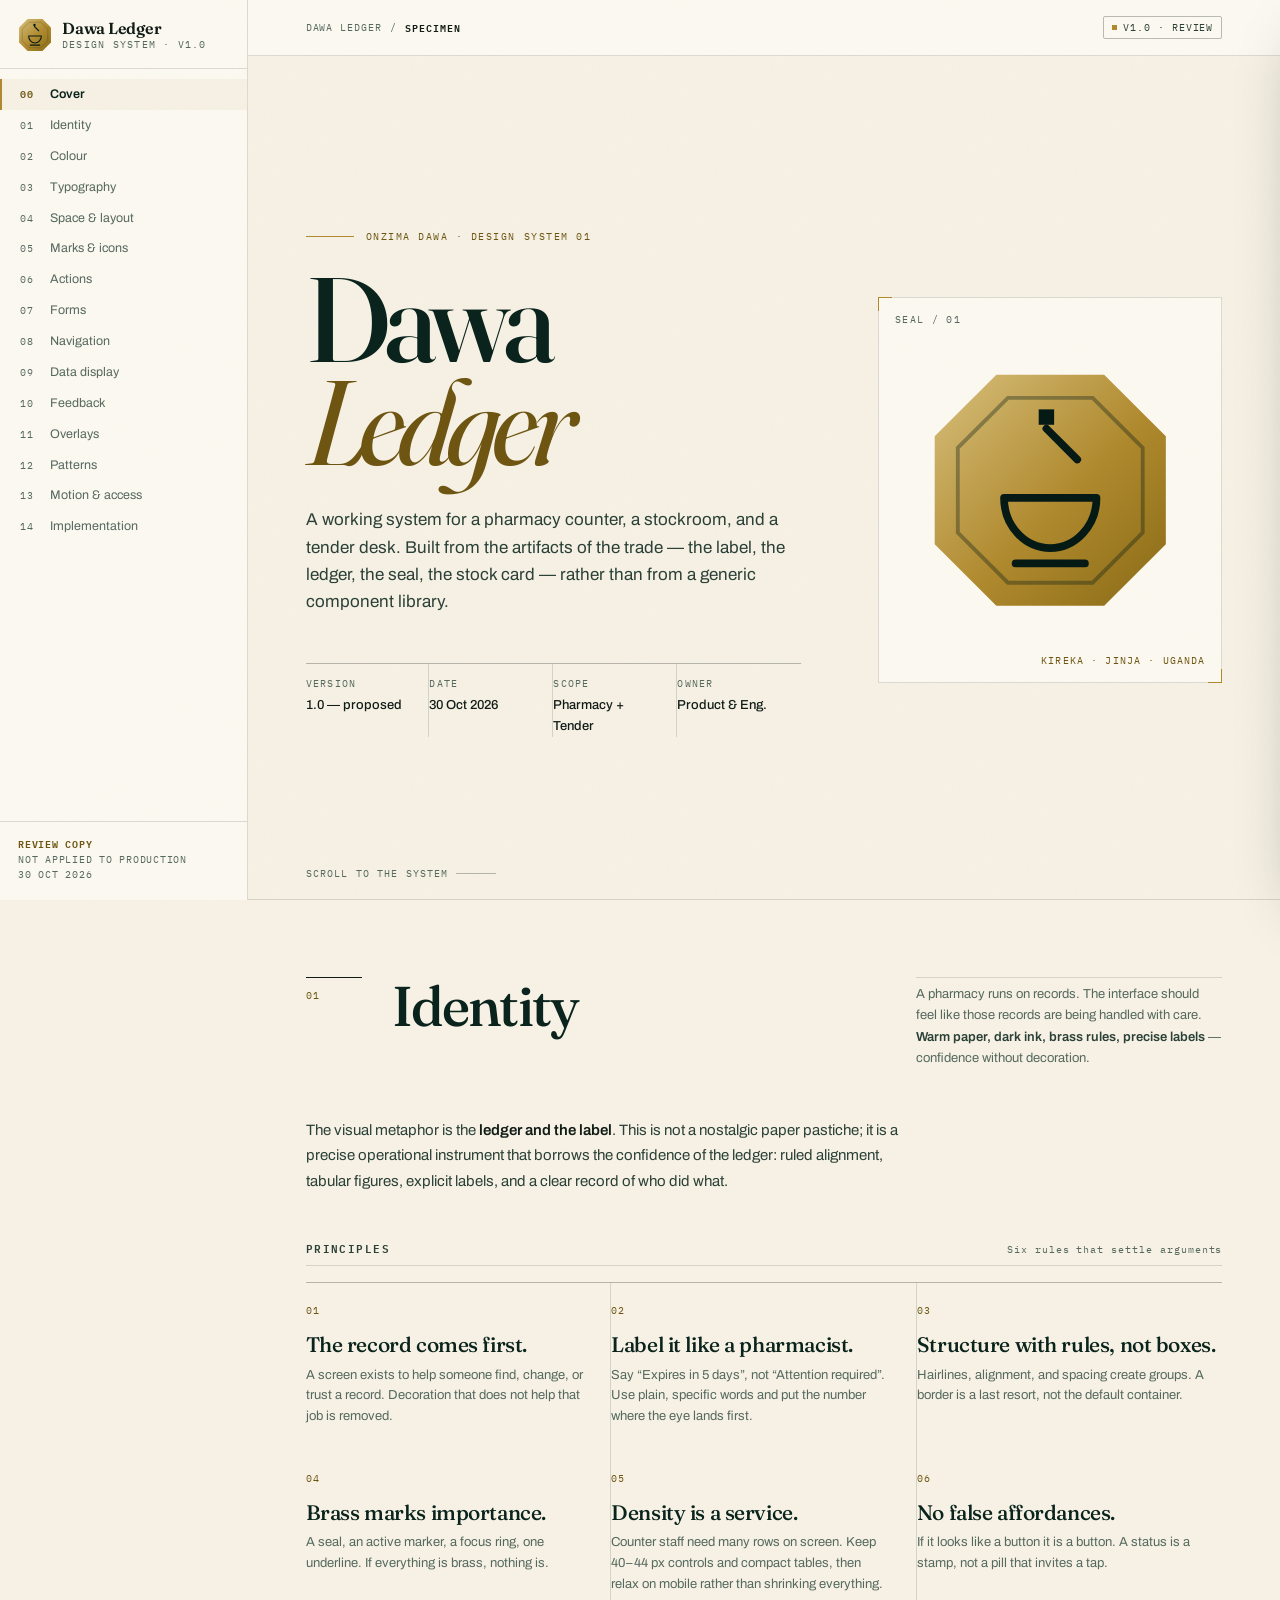
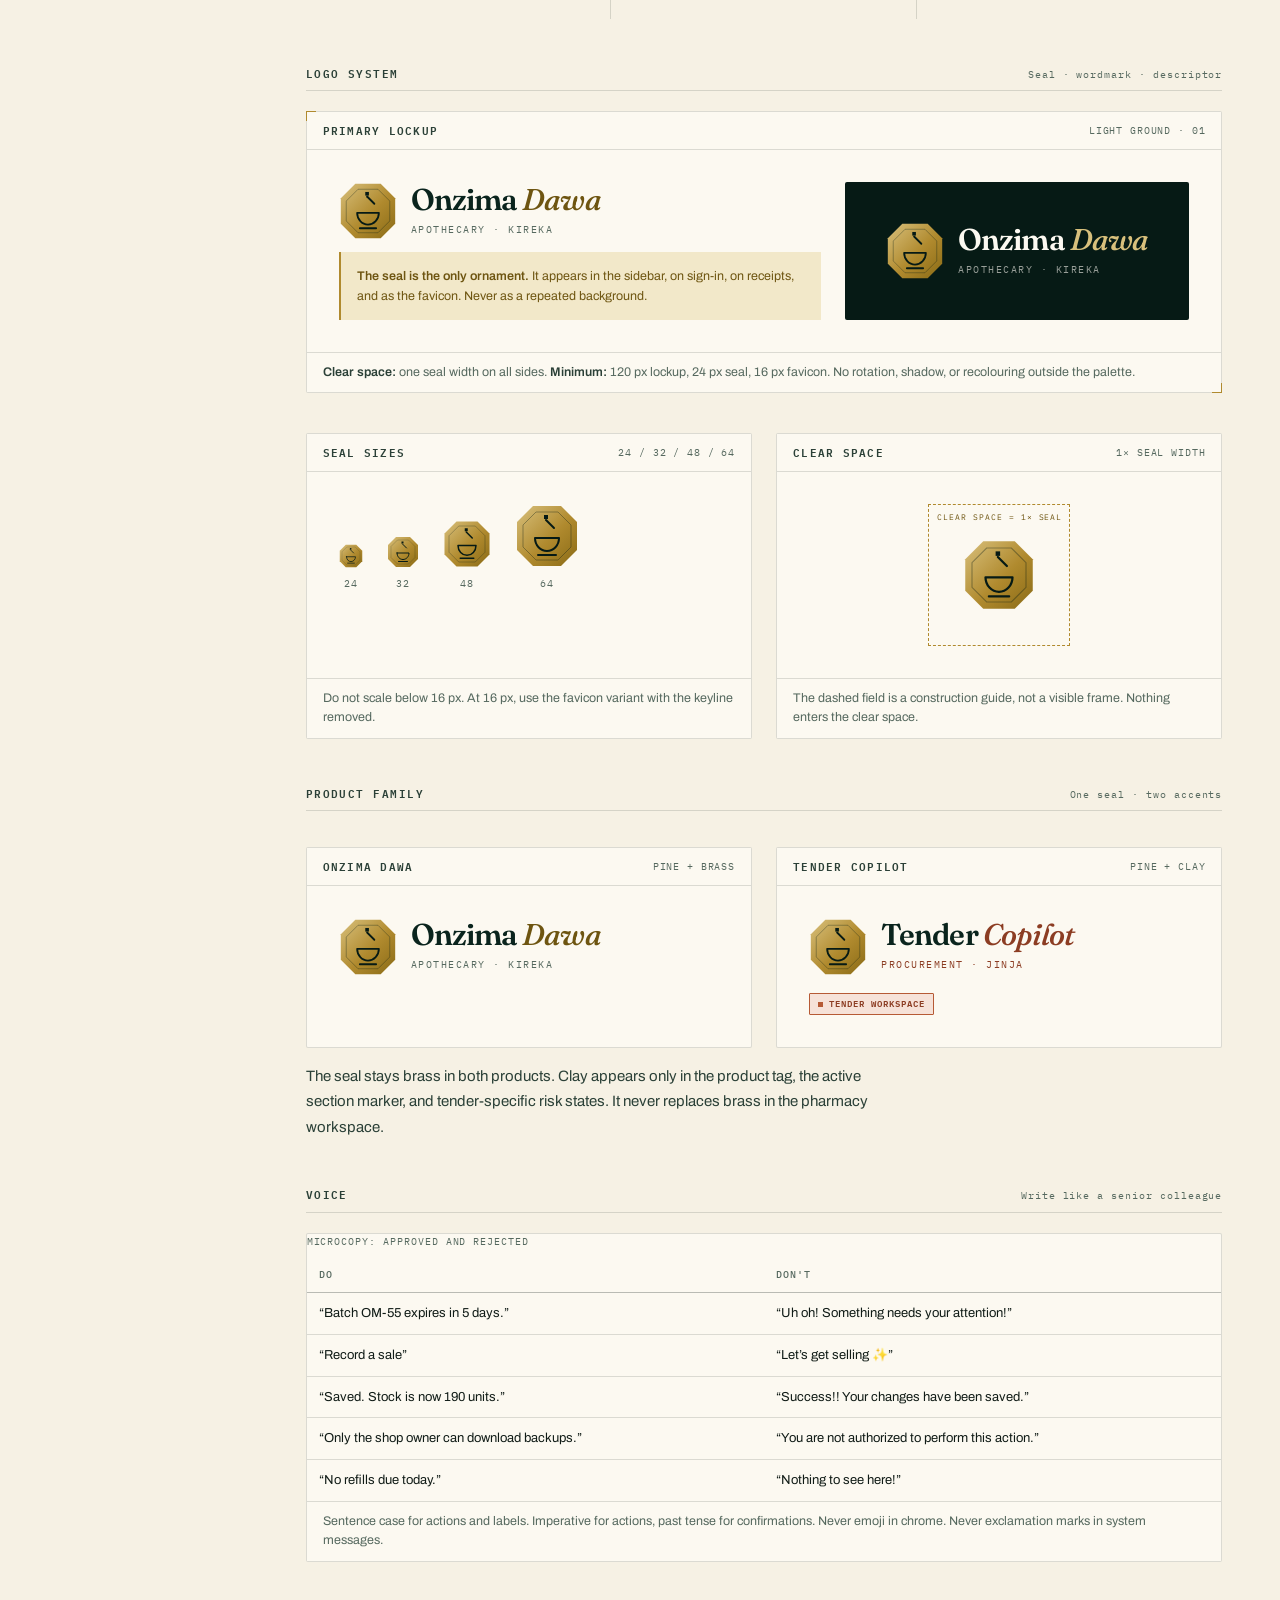
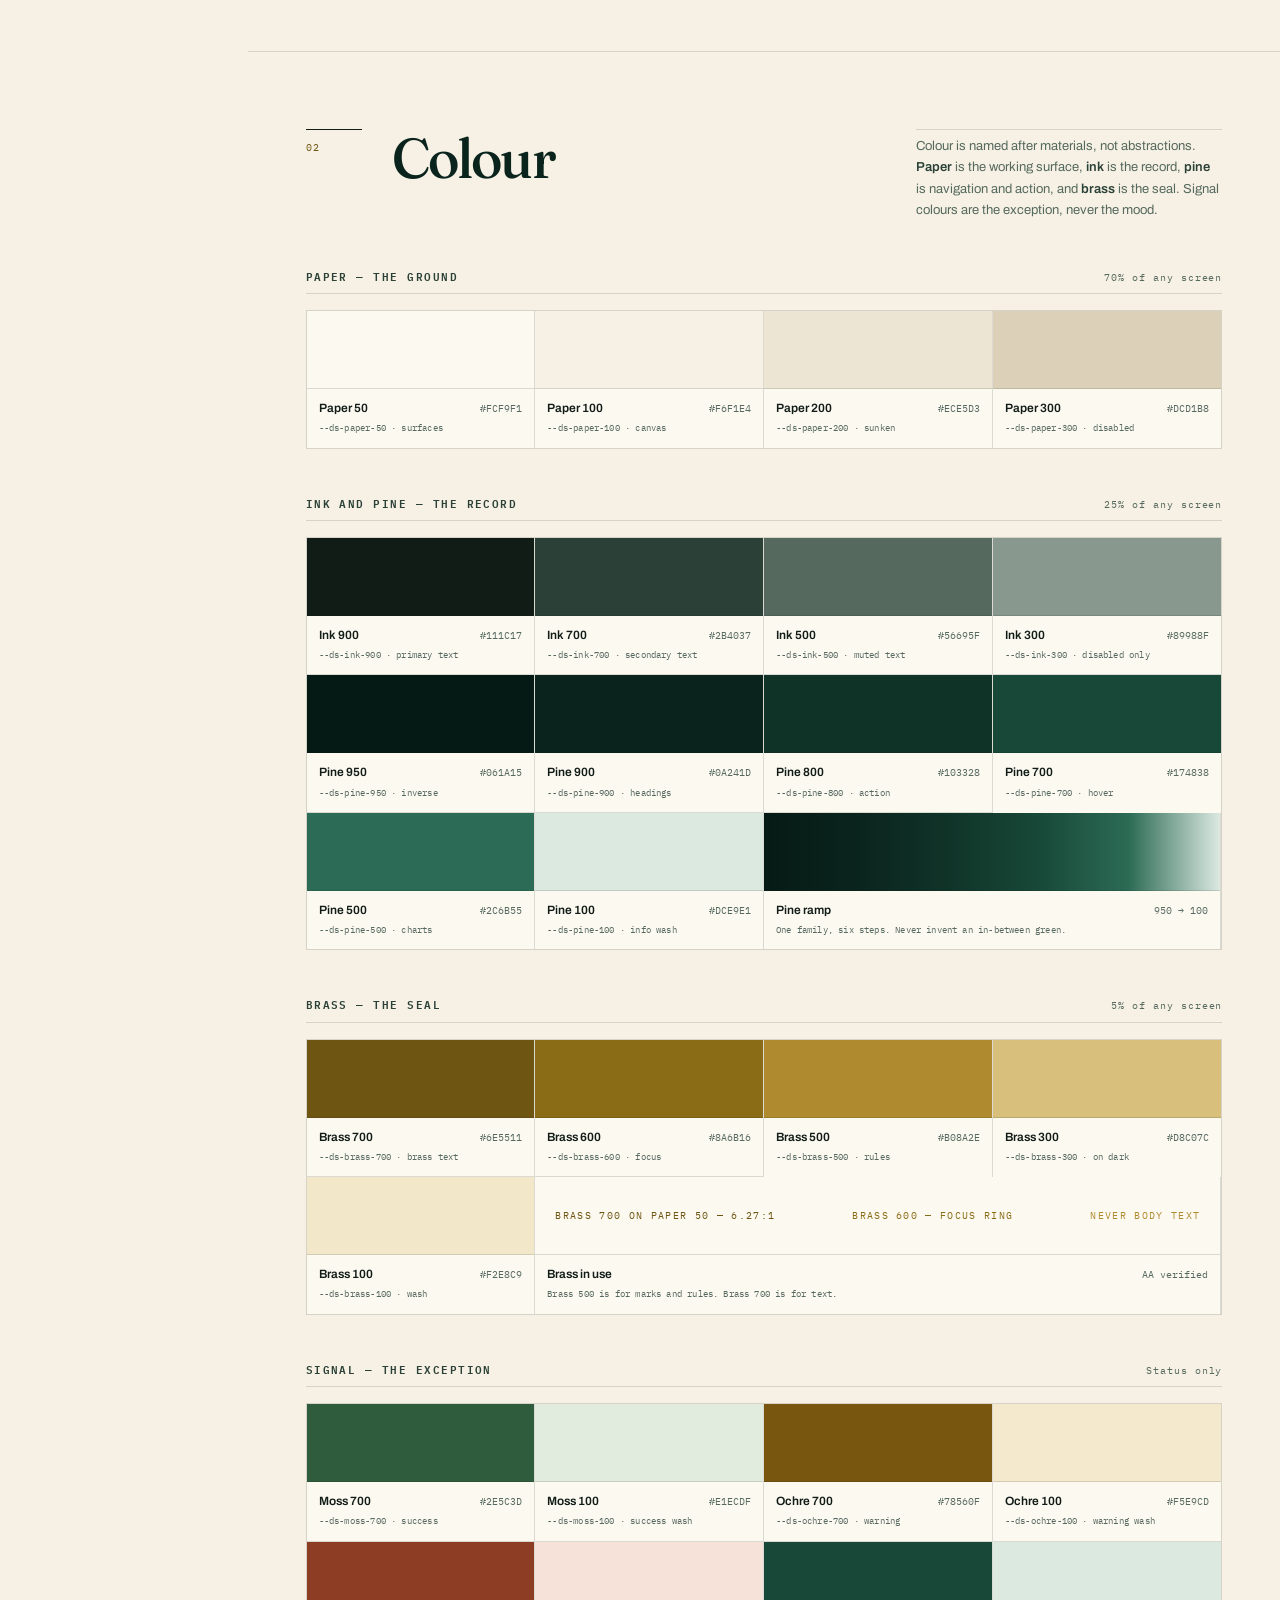
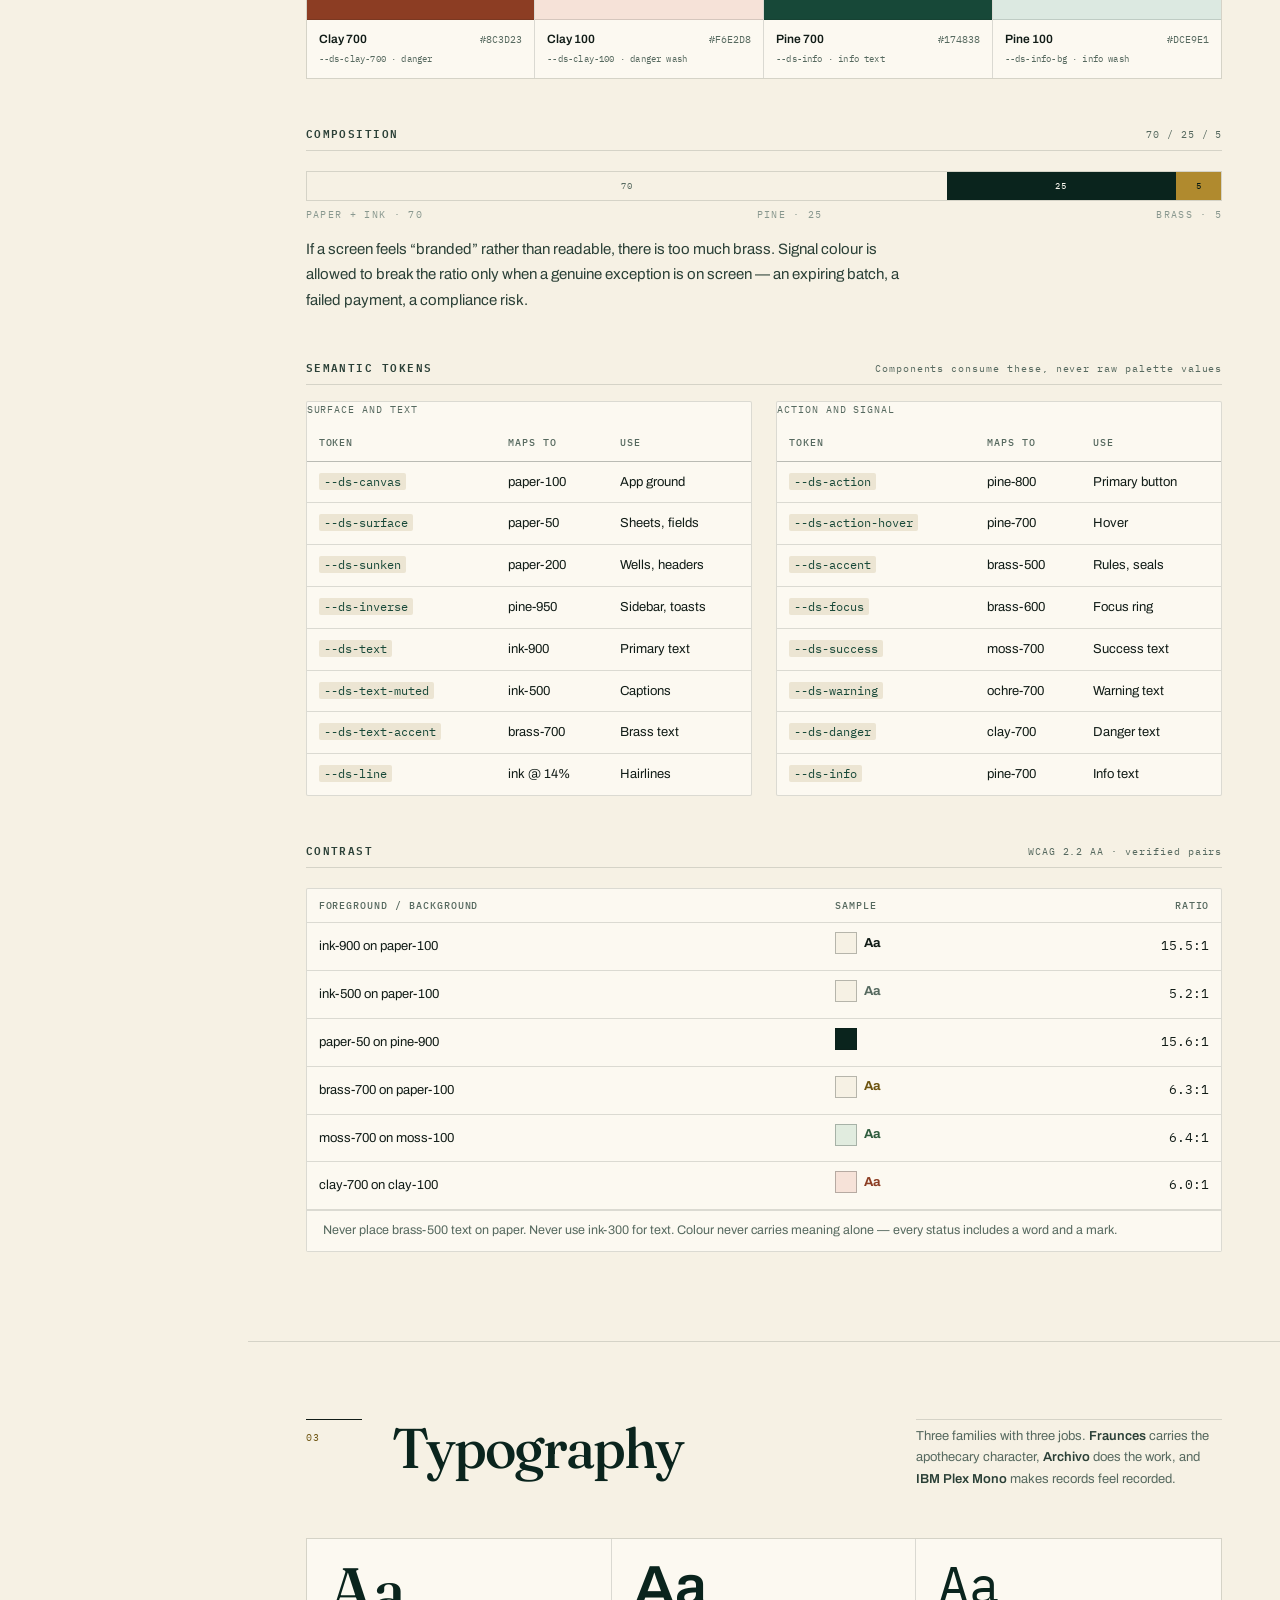
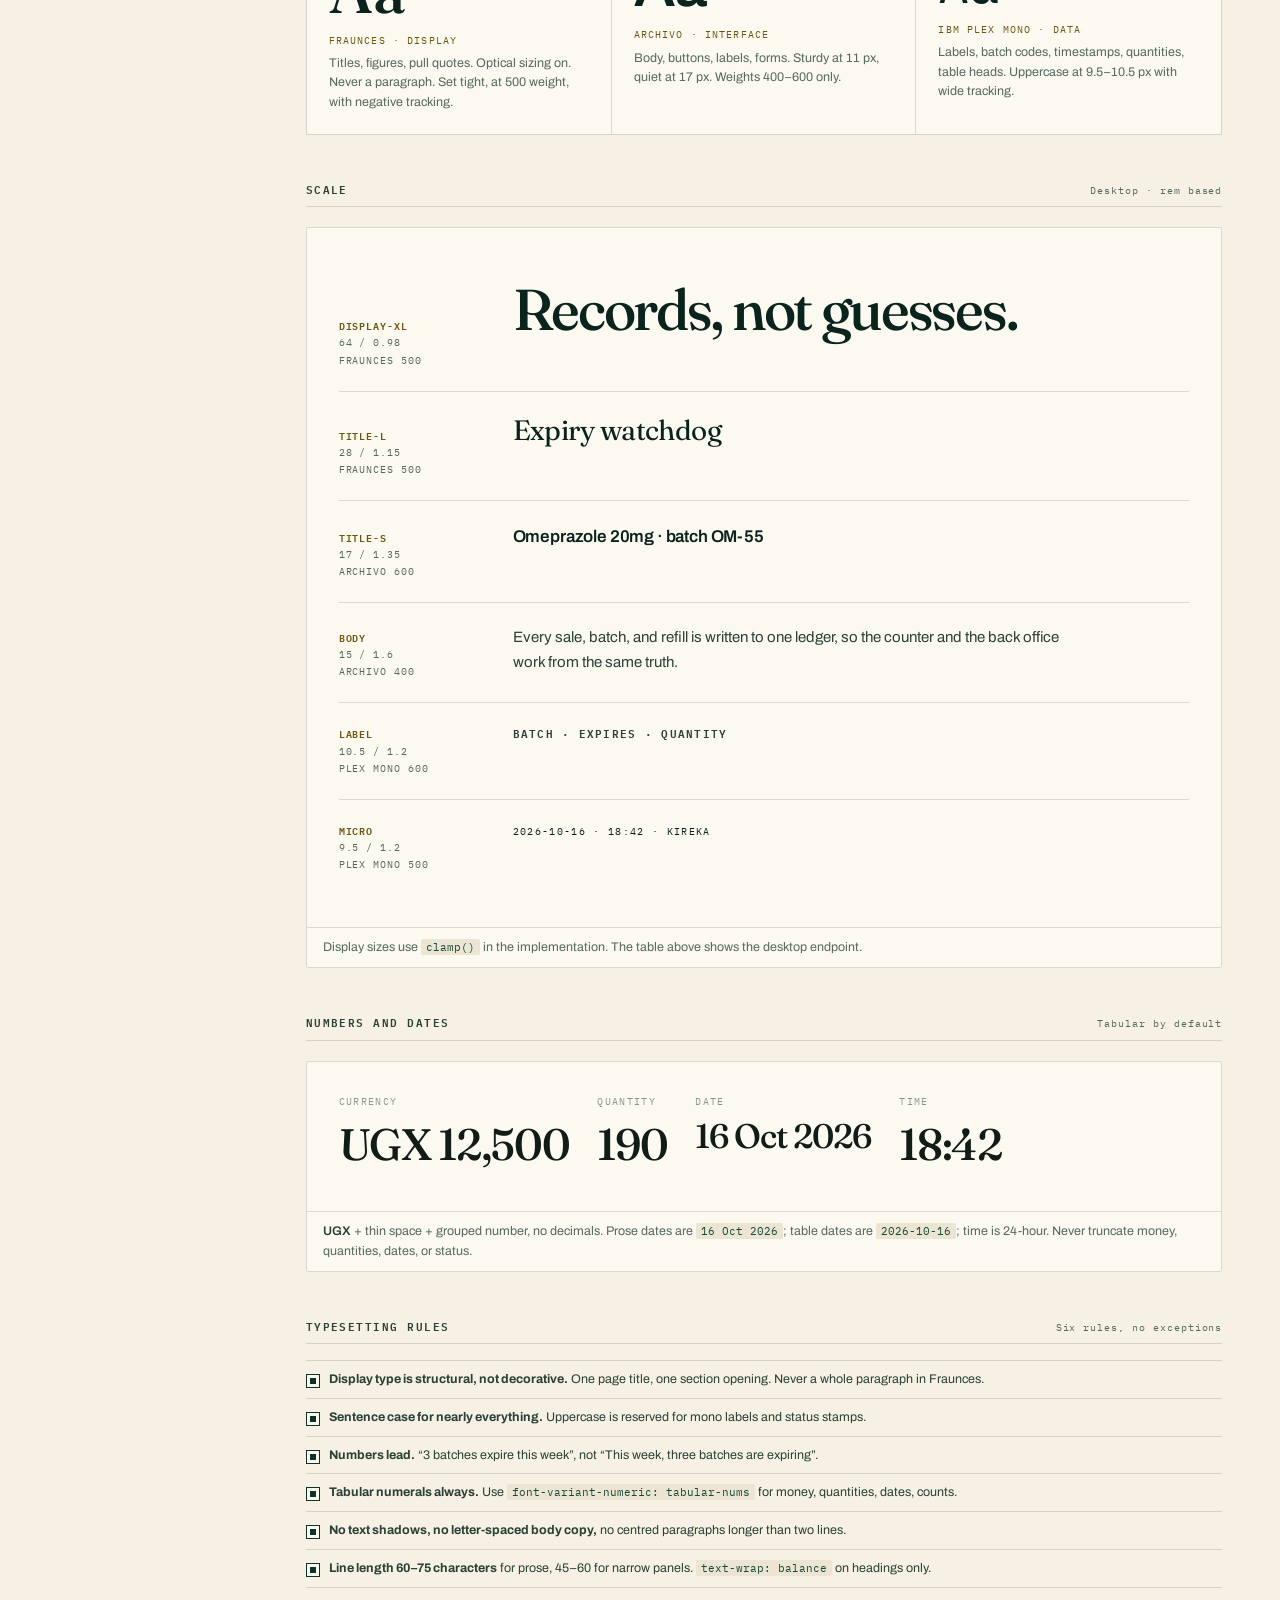
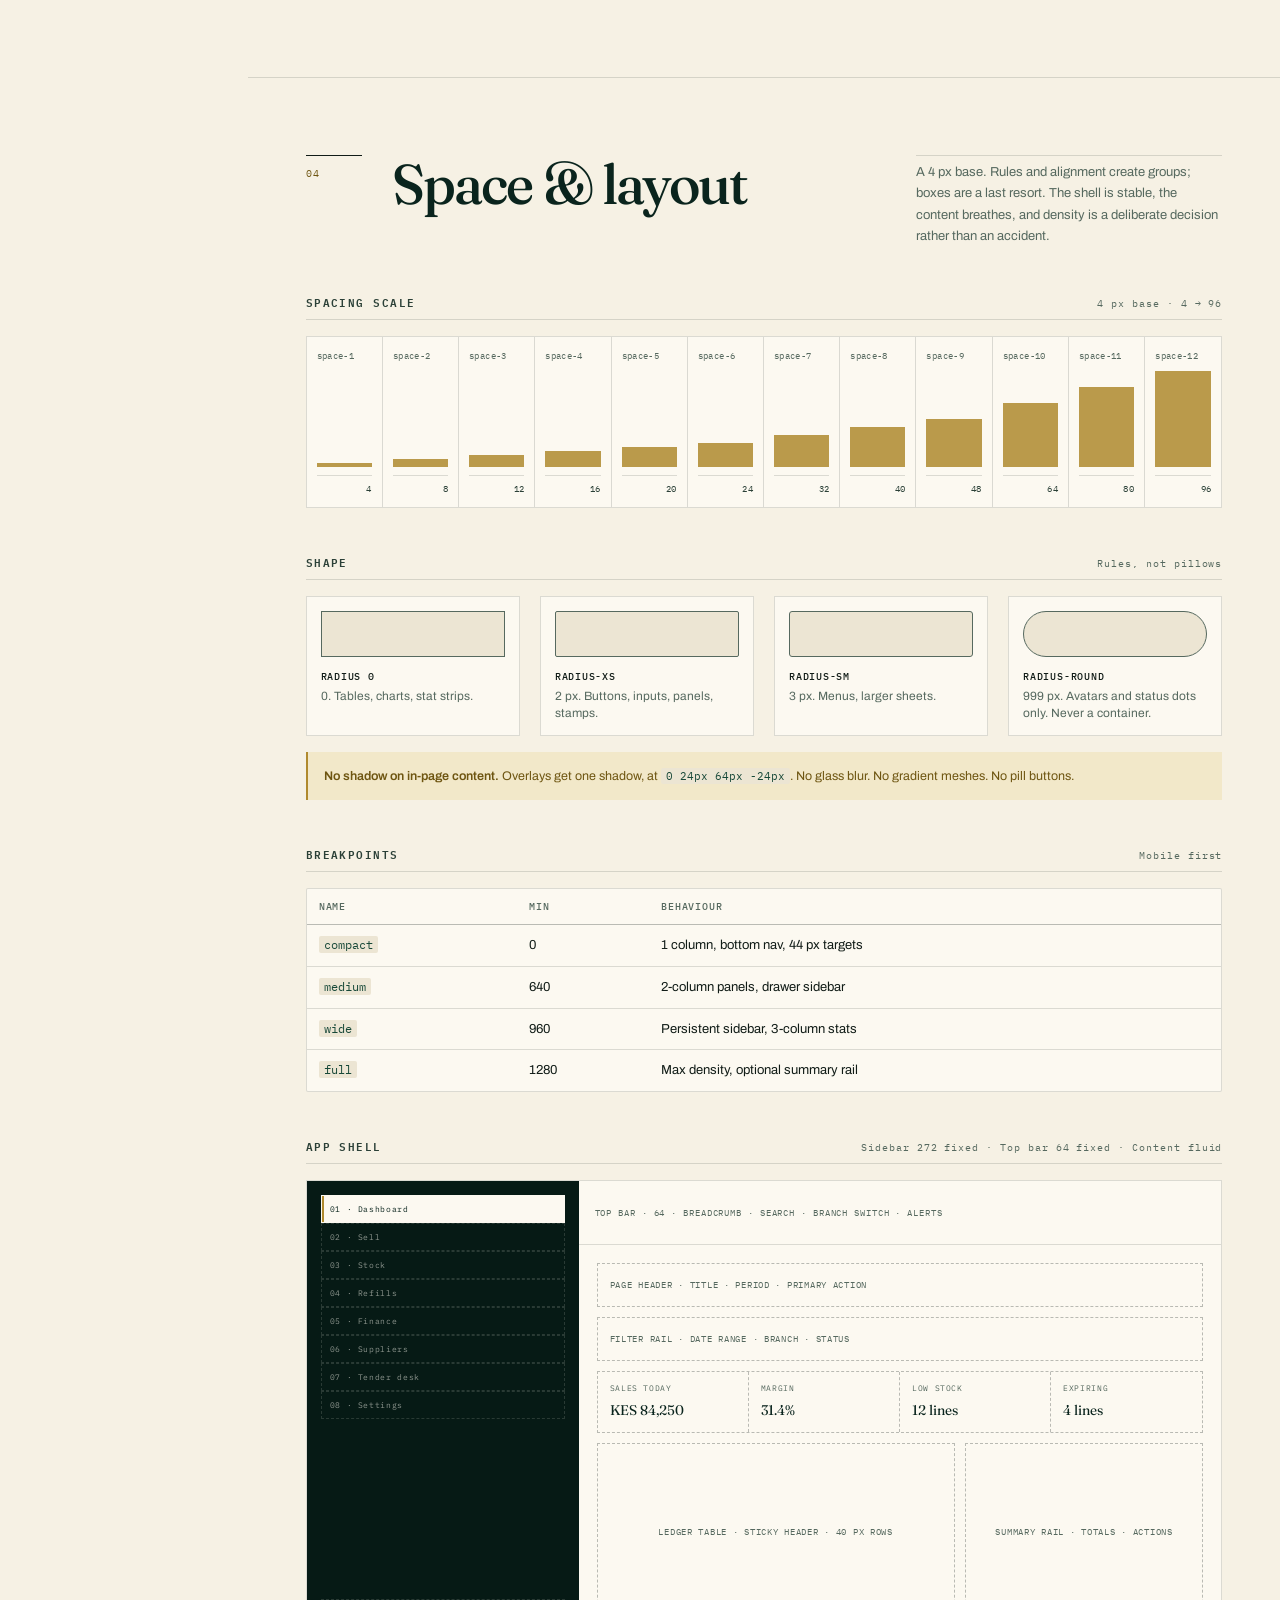
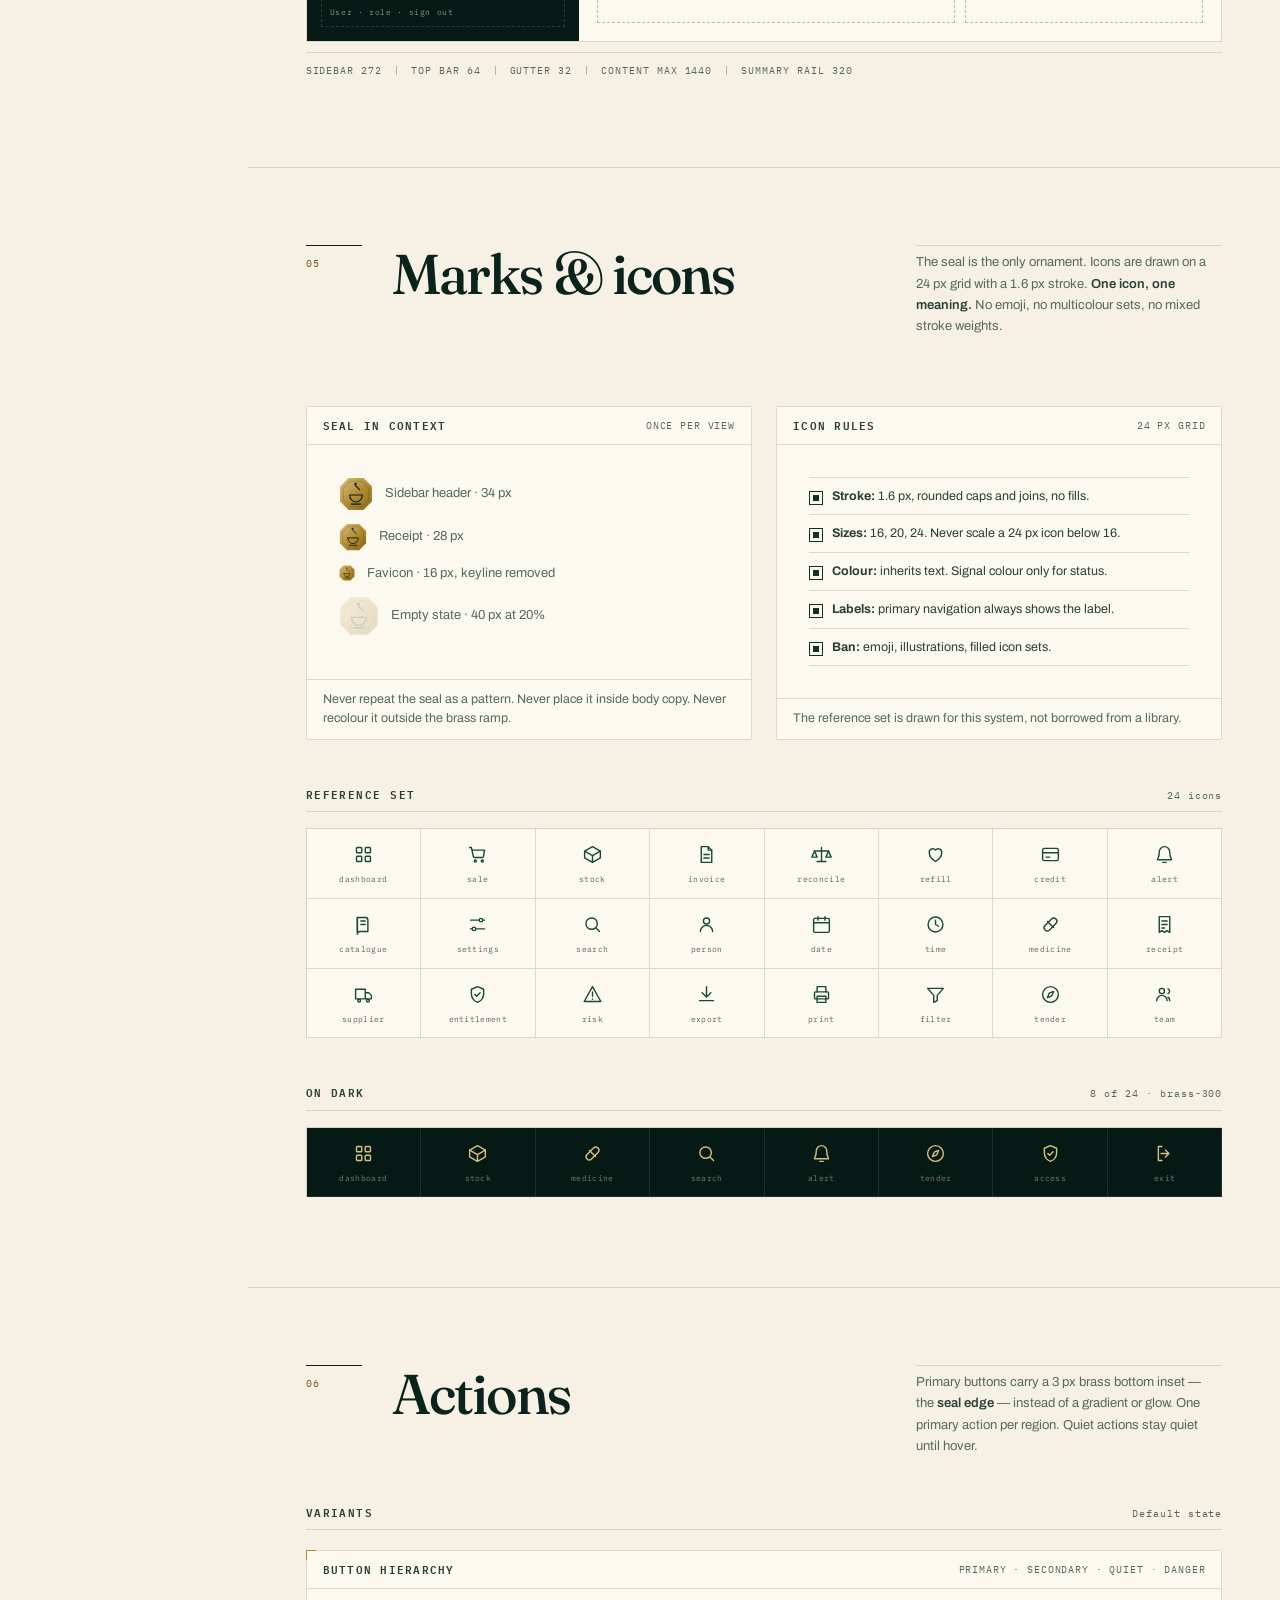
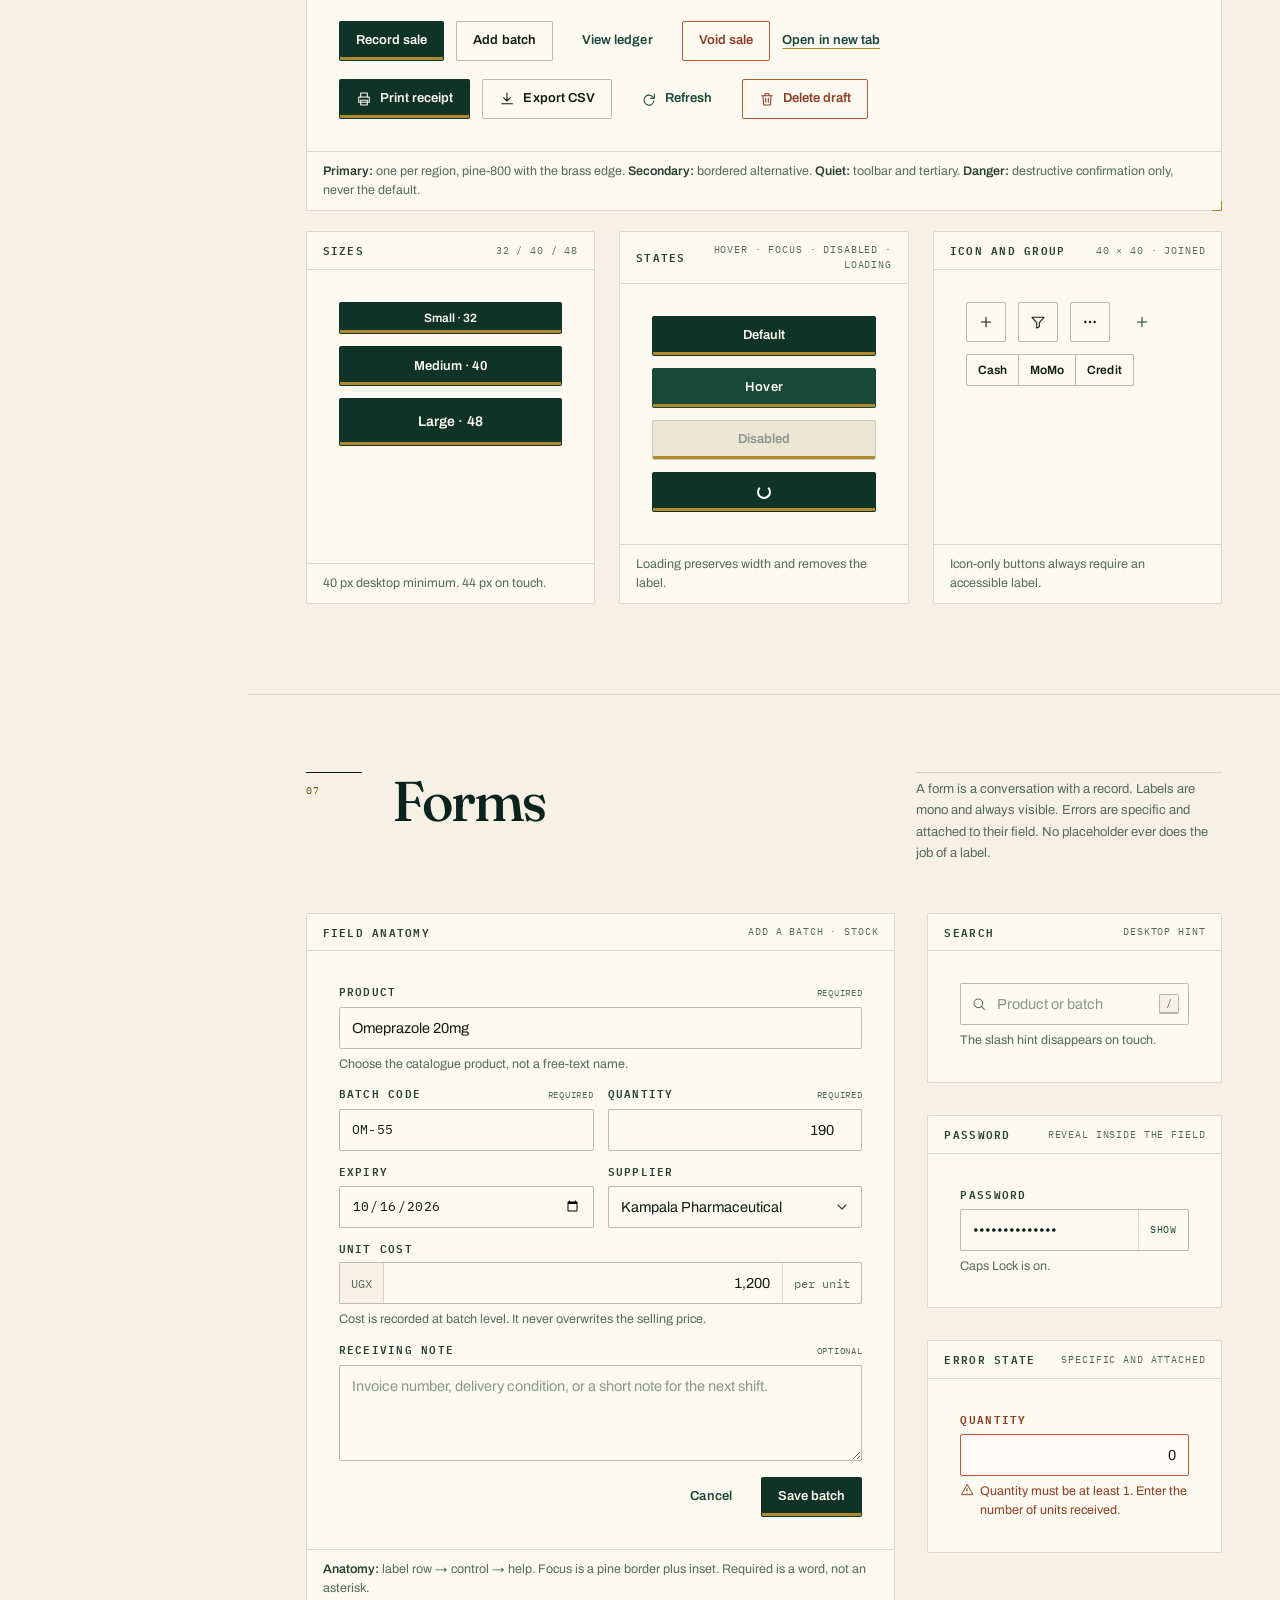
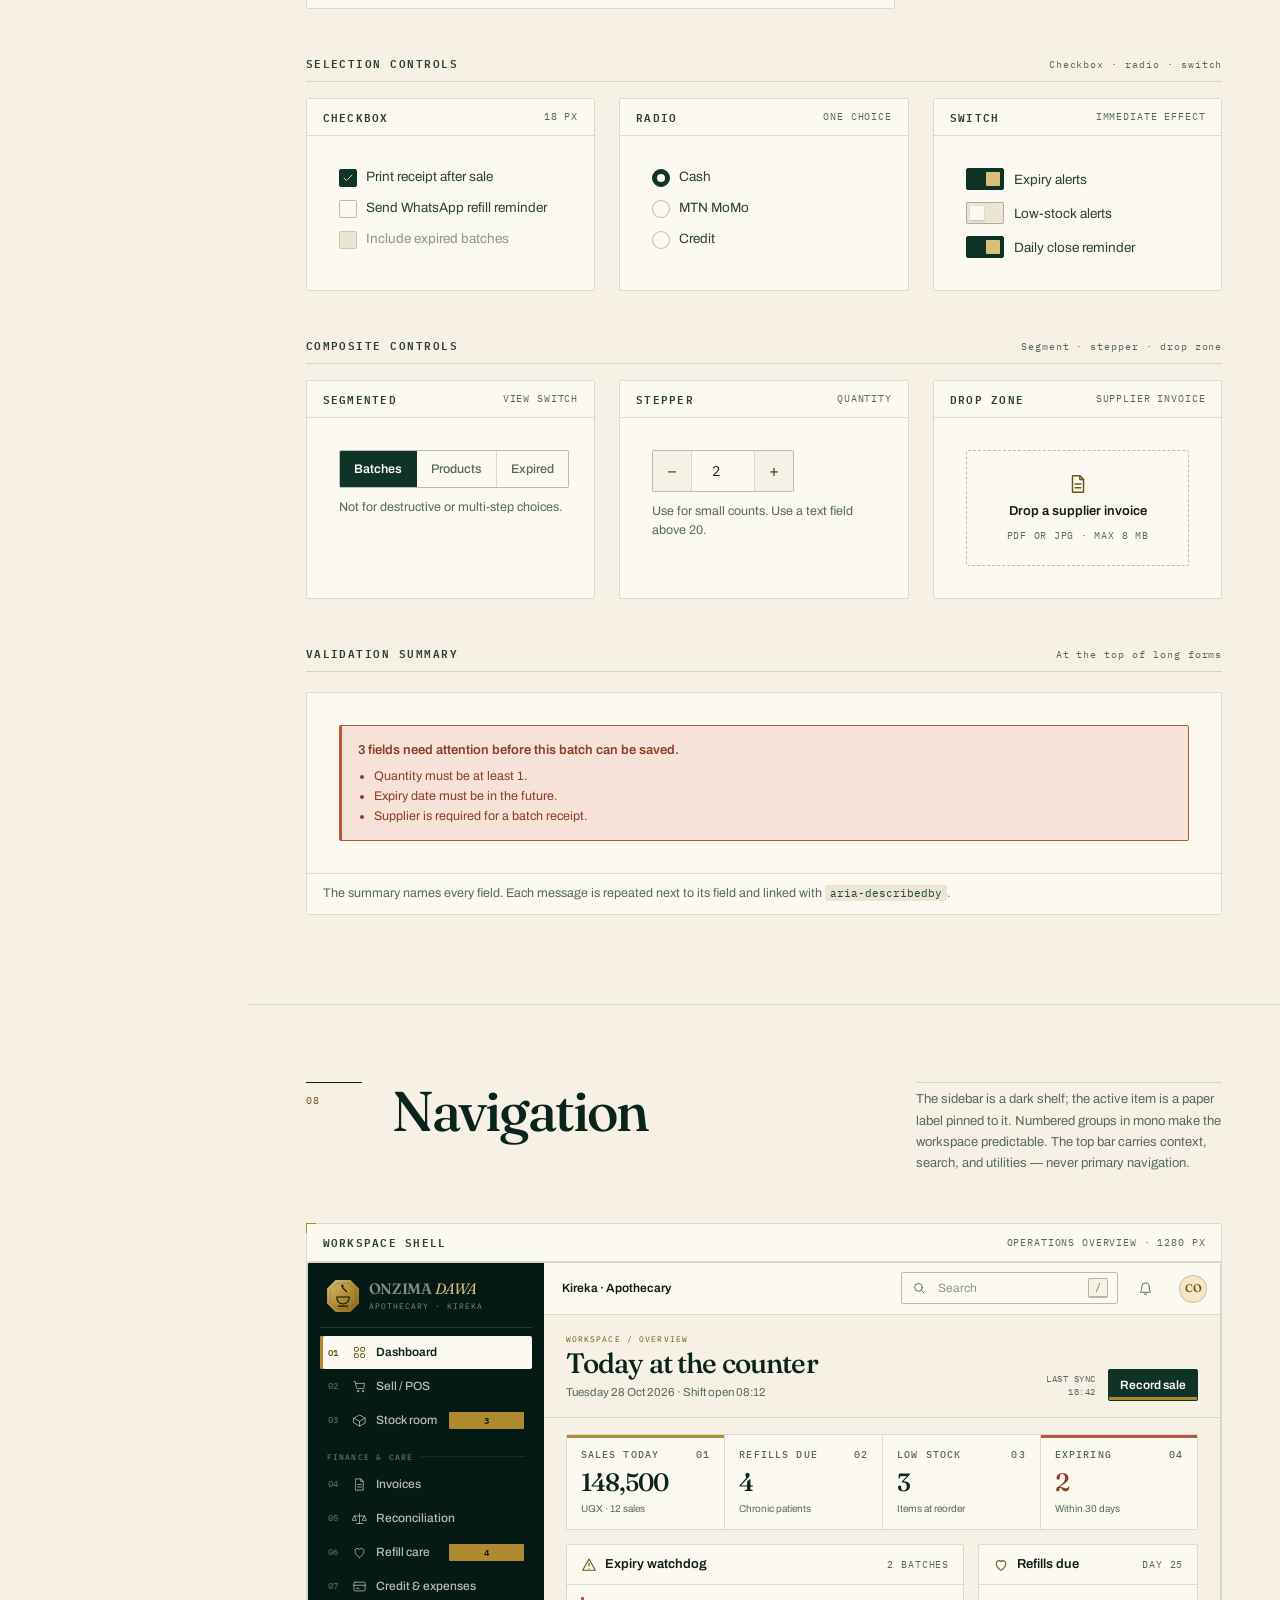
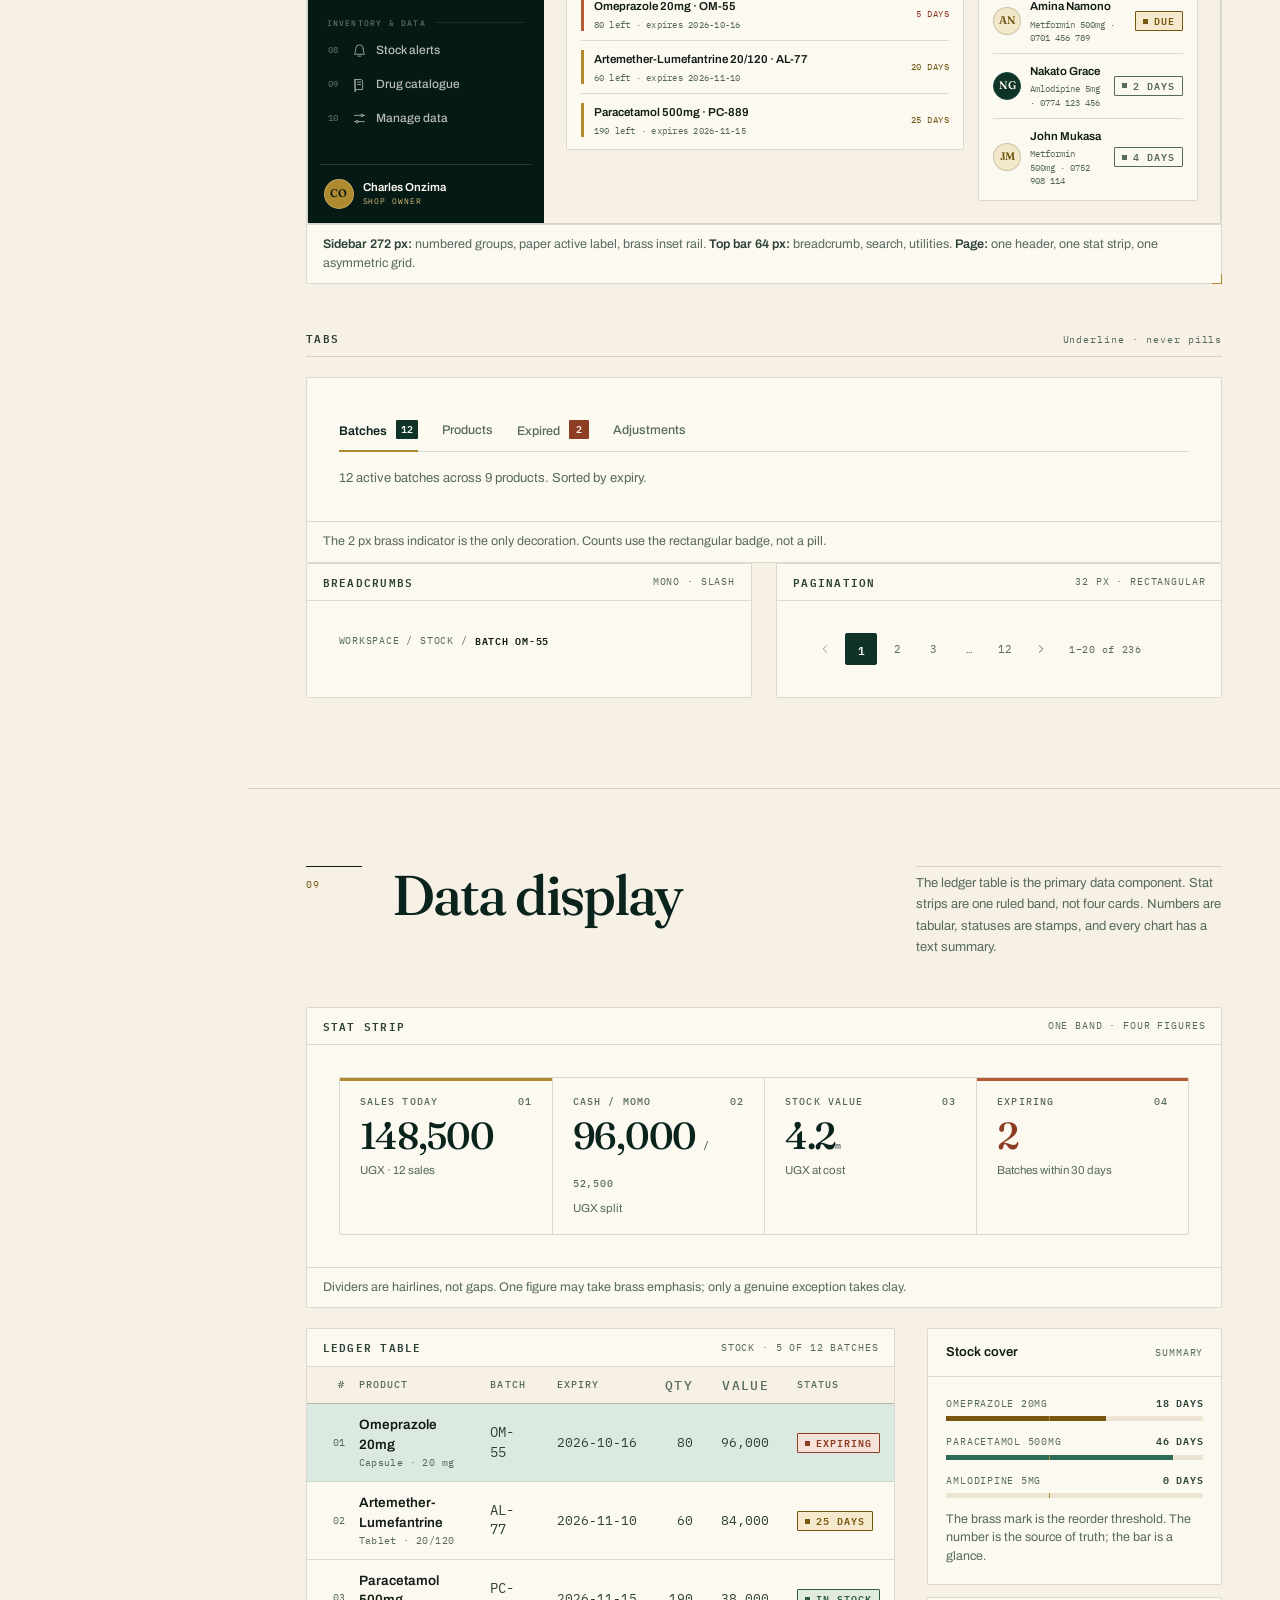
<file: docs/design/ui-kit.html>
<!DOCTYPE html>
<html lang="en">

<head>
  <meta charset="UTF-8">
  <meta name="viewport" content="width=device-width, initial-scale=1.0">
  <title>Dawa Ledger — Onzima Dawa Design System</title>
  <meta name="description" content="Dawa Ledger: the Onzima Dawa design system. Visual identity, tokens, components, and interface patterns for pharmacy operations and Tender Copilot.">
  <link rel="preconnect" href="https://fonts.googleapis.com">
  <link rel="preconnect" href="https://fonts.gstatic.com" crossorigin>
  <link
    href="https://fonts.googleapis.com/css2?family=Archivo:wght@400;500;600;700&family=Fraunces:ital,opsz,wght@0,9..144,400..700;1,9..144,400..600&family=IBM+Plex+Mono:wght@400;500;600&display=swap"
    rel="stylesheet">
  <link rel="stylesheet" href="ui-kit.css">
  <link rel="stylesheet" href="components.css">
  <link rel="stylesheet" href="patterns.css">
</head>

<body>

  <!-- Icon and seal sprite. Every mark in this kit is drawn here. -->
  <svg aria-hidden="true" width="0" height="0" style="position:absolute;overflow:hidden">
    <defs>
      <symbol id="seal" viewBox="0 0 64 64">
        <defs>
          <linearGradient id="sealBrass" x1="0" y1="0" x2="1" y2="1">
            <stop offset="0" stop-color="#D8C07C" />
            <stop offset=".55" stop-color="#B08A2E" />
            <stop offset="1" stop-color="#8A6B16" />
          </linearGradient>
        </defs>
        <path d="M18 2h28l16 16v28L46 62H18L2 46V18z" fill="url(#sealBrass)" />
        <path d="M21 8h22l13 13v22L43 56H21L8 43V21z" fill="none" stroke="#061A15" stroke-opacity=".35" />
        <g fill="none" stroke="#061A15" stroke-width="2" stroke-linecap="round" stroke-linejoin="round">
          <path d="M20 34h24c0 7.2-5.4 13-12 13s-12-5.8-12-13z" />
          <path d="M31 16l8 8" />
          <path d="M23 51h18" />
        </g>
        <rect x="29" y="11" width="4" height="4" fill="#061A15" />
      </symbol>

      <symbol id="i-grid" viewBox="0 0 24 24">
        <rect x="4" y="4" width="6" height="6" rx="1" /><rect x="14" y="4" width="6" height="6" rx="1" />
        <rect x="4" y="14" width="6" height="6" rx="1" /><rect x="14" y="14" width="6" height="6" rx="1" />
      </symbol>
      <symbol id="i-cart" viewBox="0 0 24 24">
        <path d="M3 4h2l2.2 10.2a1.5 1.5 0 0 0 1.5 1.2h8.7a1.5 1.5 0 0 0 1.5-1.2L20 7H6" />
        <circle cx="9.5" cy="19.5" r="1.2" /><circle cx="17.5" cy="19.5" r="1.2" />
      </symbol>
      <symbol id="i-box" viewBox="0 0 24 24">
        <path d="M3 8.2 12 3l9 5.2v7.6L12 21l-9-5.2z" /><path d="M3 8.2 12 13.4l9-5.2" />
        <path d="M12 13.4V21" />
      </symbol>
      <symbol id="i-file" viewBox="0 0 24 24">
        <path d="M6 3h8l4 4v14H6z" /><path d="M14 3v4h4" /><path d="M9 12h6M9 16h6" />
      </symbol>
      <symbol id="i-scale" viewBox="0 0 24 24">
        <path d="M12 4v16M7 20h10M4 8h16" /><path d="M4 8 7 15h-6zM20 8l3 7h-6z" />
      </symbol>
      <symbol id="i-heart" viewBox="0 0 24 24">
        <path d="M12 20s-7-4.4-7-9.5A4 4 0 0 1 12 7a4 4 0 0 1 7 3.5C19 15.6 12 20 12 20z" />
      </symbol>
      <symbol id="i-card" viewBox="0 0 24 24">
        <rect x="3" y="5" width="18" height="14" rx="2" /><path d="M3 10h18M7 15h4" />
      </symbol>
      <symbol id="i-bell" viewBox="0 0 24 24">
        <path d="M18 9a6 6 0 1 0-12 0c0 7-2 7-2 9h16c0-2-2-2-2-9" /><path d="M10 21h4" />
      </symbol>
      <symbol id="i-book" viewBox="0 0 24 24">
        <path d="M5 4h9a3 3 0 0 1 3 3v13H8a3 3 0 0 0-3 3z" /><path d="M5 4v16" /><path d="M9 8h5M9 12h5" />
      </symbol>
      <symbol id="i-settings" viewBox="0 0 24 24">
        <path d="M4 7h10M18 7h2M4 17h2M10 17h10" /><circle cx="16" cy="7" r="2" /><circle cx="8" cy="17" r="2" />
      </symbol>
      <symbol id="i-search" viewBox="0 0 24 24">
        <circle cx="11" cy="11" r="6.5" /><path d="m16 16 4 4" />
      </symbol>
      <symbol id="i-user" viewBox="0 0 24 24">
        <circle cx="12" cy="8" r="3.5" /><path d="M5 20a7 7 0 0 1 14 0" />
      </symbol>
      <symbol id="i-plus" viewBox="0 0 24 24"><path d="M12 5v14M5 12h14" /></symbol>
      <symbol id="i-minus" viewBox="0 0 24 24"><path d="M5 12h14" /></symbol>
      <symbol id="i-chevron-down" viewBox="0 0 24 24"><path d="m6 9 6 6 6-6" /></symbol>
      <symbol id="i-chevron-right" viewBox="0 0 24 24"><path d="m9 6 6 6-6 6" /></symbol>
      <symbol id="i-chevron-left" viewBox="0 0 24 24"><path d="m15 6-6 6 6 6" /></symbol>
      <symbol id="i-check" viewBox="0 0 24 24"><path d="m4 12 5 5L20 6" /></symbol>
      <symbol id="i-x" viewBox="0 0 24 24"><path d="M5 5l14 14M19 5 5 19" /></symbol>
      <symbol id="i-filter" viewBox="0 0 24 24">
        <path d="M3 5h18l-7 8v6l-4 2v-8z" />
      </symbol>
      <symbol id="i-download" viewBox="0 0 24 24">
        <path d="M12 3v12M7 10l5 5 5-5" /><path d="M4 19h16" />
      </symbol>
      <symbol id="i-print" viewBox="0 0 24 24">
        <path d="M7 9V3h10v6" /><rect x="4" y="9" width="16" height="8" rx="1" />
        <path d="M7 14h10v7H7z" />
      </symbol>
      <symbol id="i-external" viewBox="0 0 24 24">
        <path d="M14 4h6v6M20 4l-9 9" /><path d="M18 14v6H4V6h6" />
      </symbol>
      <symbol id="i-menu" viewBox="0 0 24 24"><path d="M4 7h16M4 12h16M4 17h16" /></symbol>
      <symbol id="i-arrow-right" viewBox="0 0 24 24"><path d="M4 12h15M13 6l6 6-6 6" /></symbol>
      <symbol id="i-calendar" viewBox="0 0 24 24">
        <rect x="3" y="5" width="18" height="16" rx="1.5" /><path d="M3 10h18M8 3v4M16 3v4" />
      </symbol>
      <symbol id="i-clock" viewBox="0 0 24 24">
        <circle cx="12" cy="12" r="8.5" /><path d="M12 7v5l3.5 2" />
      </symbol>
      <symbol id="i-pill" viewBox="0 0 24 24">
        <rect x="3.2" y="8.4" width="17.6" height="7.2" rx="3.6" transform="rotate(-45 12 12)" />
        <path d="m8.5 8.5 7 7" />
      </symbol>
      <symbol id="i-receipt" viewBox="0 0 24 24">
        <path d="M6 3h12v18l-3-2-3 2-3-2-3 2z" /><path d="M9 8h6M9 12h6M9 16h3" />
      </symbol>
      <symbol id="i-truck" viewBox="0 0 24 24">
        <path d="M3 6h11v11H3zM14 10h4l3 3v4h-7z" /><circle cx="7" cy="19" r="1.6" />
        <circle cx="17" cy="19" r="1.6" />
      </symbol>
      <symbol id="i-shield" viewBox="0 0 24 24">
        <path d="M12 3 5 6v5c0 5 3 8.2 7 10 4-1.8 7-5 7-10V6z" /><path d="m9 12 2 2 4-4" />
      </symbol>
      <symbol id="i-alert" viewBox="0 0 24 24">
        <path d="M12 3 2.5 20h19z" /><path d="M12 9v5M12 17.2v.3" />
      </symbol>
      <symbol id="i-more" viewBox="0 0 24 24">
        <circle cx="5" cy="12" r="1" fill="currentColor" /><circle cx="12" cy="12" r="1" fill="currentColor" />
        <circle cx="19" cy="12" r="1" fill="currentColor" />
      </symbol>
      <symbol id="i-edit" viewBox="0 0 24 24">
        <path d="M4 20h4L20 8l-4-4L4 16z" /><path d="m14 6 4 4" />
      </symbol>
      <symbol id="i-trash" viewBox="0 0 24 24">
        <path d="M4 7h16M9 7V4h6v3M6 7l1 14h10l1-14" /><path d="M10 11v6M14 11v6" />
      </symbol>
      <symbol id="i-refresh" viewBox="0 0 24 24">
        <path d="M20 5v6h-6" /><path d="M19 11a7.5 7.5 0 1 0 .4 4" />
      </symbol>
      <symbol id="i-logout" viewBox="0 0 24 24">
        <path d="M9 4H5v16h4" /><path d="M13 8l4 4-4 4M17 12H8" />
      </symbol>
      <symbol id="i-compass" viewBox="0 0 24 24">
        <circle cx="12" cy="12" r="9" /><path d="m15.5 8.5-2 5-5 2 2-5z" />
      </symbol>
      <symbol id="i-columns" viewBox="0 0 24 24">
        <rect x="3" y="4" width="18" height="16" rx="1.5" /><path d="M9 4v16M15 4v16" />
      </symbol>
      <symbol id="i-check-doc" viewBox="0 0 24 24">
        <path d="M6 3h8l4 4v14H6z" /><path d="M14 3v4h4M9 13l2 2 4-4" />
      </symbol>
      <symbol id="i-users" viewBox="0 0 24 24">
        <circle cx="9" cy="8" r="3" /><path d="M3 19a6 6 0 0 1 12 0" /><path d="M16 5.5a3 3 0 0 1 0 5.5M18 19a5 5 0 0 0-2-4" />
      </symbol>
      <symbol id="i-whatsapp" viewBox="0 0 24 24">
        <path d="M20 11.5a8 8 0 0 1-11.8 7L4 20l1.4-4A8 8 0 1 1 20 11.5z" />
        <path d="M9 9.5c0 3 2.5 5.5 5.5 5.5.4 0 1-.4 1-.8l-.2-1.2-1.8-.4-.8 1c-1-.4-1.8-1.2-2.2-2.2l1-.8-.4-1.8-1.2-.2c-.4 0-.9.6-.9 1z" />
      </symbol>
    </defs>
  </svg>

  <div class="kit">

    <aside class="kit-index" aria-label="Kit contents">
      <a class="kit-index__brand" href="#cover">
        <svg class="seal" aria-hidden="true"><use href="#seal" /></svg>
        <span class="kit-index__title">
          <b>Dawa Ledger</b>
          <span>Design system · v1.0</span>
        </span>
      </a>
      <nav class="kit-index__nav" id="kitNav">
        <a href="#cover"><span class="n">00</span> Cover</a>
        <a href="#identity"><span class="n">01</span> Identity</a>
        <a href="#color"><span class="n">02</span> Colour</a>
        <a href="#type"><span class="n">03</span> Typography</a>
        <a href="#space"><span class="n">04</span> Space &amp; layout</a>
        <a href="#marks"><span class="n">05</span> Marks &amp; icons</a>
        <a href="#actions"><span class="n">06</span> Actions</a>
        <a href="#forms"><span class="n">07</span> Forms</a>
        <a href="#navigation"><span class="n">08</span> Navigation</a>
        <a href="#data"><span class="n">09</span> Data display</a>
        <a href="#feedback"><span class="n">10</span> Feedback</a>
        <a href="#overlays"><span class="n">11</span> Overlays</a>
        <a href="#patterns"><span class="n">12</span> Patterns</a>
        <a href="#motion"><span class="n">13</span> Motion &amp; access</a>
        <a href="#implementation"><span class="n">14</span> Implementation</a>
      </nav>
      <div class="kit-index__foot">
        <b>Review copy</b>
        Not applied to production<br>
        30 Oct 2026
      </div>
    </aside>

    <div class="kit-main">

      <header class="kit-topbar">
        <div class="kit-topbar__path">
          <span>Dawa Ledger</span>
          <span class="sep">/</span>
          <b>Specimen</b>
        </div>
        <div class="kit-topbar__right">
          <span class="kit-topbar__tag">v1.0 · Review</span>
        </div>
      </header>

      <main>

        <!-- ===================================================================
             COVER
             =================================================================== -->
        <section class="cover" id="cover">
          <div class="cover__copy">
            <div class="cover__eyebrow"><span class="rule"></span>Onzima Dawa · Design system 01</div>
            <h1>Dawa<br><em>Ledger</em></h1>
            <p class="cover__lede">
              A working system for a pharmacy counter, a stockroom, and a tender desk.
              Built from the artifacts of the trade — the label, the ledger, the seal,
              the stock card — rather than from a generic component library.
            </p>
            <dl class="cover__meta">
              <div>
                <dt>Version</dt>
                <dd>1.0 — proposed</dd>
              </div>
              <div>
                <dt>Date</dt>
                <dd>30 Oct 2026</dd>
              </div>
              <div>
                <dt>Scope</dt>
                <dd>Pharmacy + Tender</dd>
              </div>
              <div>
                <dt>Owner</dt>
                <dd>Product &amp; Eng.</dd>
              </div>
            </dl>
          </div>
          <div class="cover__stage" aria-hidden="true">
            <span class="cover__stage-label">Seal / 01</span>
            <svg class="seal"><use href="#seal" /></svg>
            <span class="cover__stage-foot">Kireka · Jinja · Uganda</span>
          </div>
          <div class="cover__scroll">Scroll to the system</div>
        </section>

        <!-- ===================================================================
             01 IDENTITY
             =================================================================== -->
        <section class="kit-section" id="identity">
          <div class="kit-section__head">
            <div class="kit-section__num">01</div>
            <h2>Identity</h2>
            <p class="kit-section__lede">
              A pharmacy runs on records. The interface should feel like those records are
              being handled with care. <strong>Warm paper, dark ink, brass rules, precise
              labels</strong> — confidence without decoration.
            </p>
          </div>

          <div class="kit-prose">
            <p>
              The visual metaphor is the <strong>ledger and the label</strong>. This is not a
              nostalgic paper pastiche; it is a precise operational instrument that borrows
              the confidence of the ledger: ruled alignment, tabular figures, explicit labels,
              and a clear record of who did what.
            </p>
          </div>

          <div class="kit-sub">
            <div class="kit-sub__head">
              <h3>Principles</h3>
              <span>Six rules that settle arguments</span>
            </div>
            <div class="principles">
              <article class="principle">
                <div class="principle__n">01</div>
                <h4>The record comes first.</h4>
                <p>A screen exists to help someone find, change, or trust a record. Decoration
                  that does not help that job is removed.</p>
              </article>
              <article class="principle">
                <div class="principle__n">02</div>
                <h4>Label it like a pharmacist.</h4>
                <p>Say “Expires in 5 days”, not “Attention required”. Use plain, specific words
                  and put the number where the eye lands first.</p>
              </article>
              <article class="principle">
                <div class="principle__n">03</div>
                <h4>Structure with rules, not boxes.</h4>
                <p>Hairlines, alignment, and spacing create groups. A border is a last resort,
                  not the default container.</p>
              </article>
            </div>
            <div class="principles" style="border-top:0">
              <article class="principle">
                <div class="principle__n">04</div>
                <h4>Brass marks importance.</h4>
                <p>A seal, an active marker, a focus ring, one underline. If everything is
                  brass, nothing is.</p>
              </article>
              <article class="principle">
                <div class="principle__n">05</div>
                <h4>Density is a service.</h4>
                <p>Counter staff need many rows on screen. Keep 40–44 px controls and compact
                  tables, then relax on mobile rather than shrinking everything.</p>
              </article>
              <article class="principle">
                <div class="principle__n">06</div>
                <h4>No false affordances.</h4>
                <p>If it looks like a button it is a button. A status is a stamp, not a pill
                  that invites a tap.</p>
              </article>
            </div>
          </div>

          <div class="kit-sub">
            <div class="kit-sub__head">
              <h3>Logo system</h3>
              <span>Seal · wordmark · descriptor</span>
            </div>
            <div class="specimen specimen--marked">
              <div class="specimen__head">
                <span class="specimen__name">Primary lockup</span>
                <span class="specimen__meta">Light ground · 01</span>
              </div>
              <div class="specimen__stage">
                <div class="identity-grid">
                  <div class="stack">
                    <a class="brand-lockup" href="#identity" aria-label="Onzima Dawa">
                      <svg class="seal" aria-hidden="true"><use href="#seal" /></svg>
                      <span>
                        <span class="brand-lockup__word">Onzima <em>Dawa</em></span>
                        <span class="brand-lockup__desc">Apothecary · Kireka</span>
                      </span>
                    </a>
                    <div class="note">
                      <b>The seal is the only ornament.</b> It appears in the sidebar, on
                      sign-in, on receipts, and as the favicon. Never as a repeated background.
                    </div>
                  </div>
                  <div class="identity-dark">
                    <div class="brand-lockup brand-lockup--inverse">
                      <svg class="seal" aria-hidden="true"><use href="#seal" /></svg>
                      <span>
                        <span class="brand-lockup__word">Onzima <em>Dawa</em></span>
                        <span class="brand-lockup__desc">Apothecary · Kireka</span>
                      </span>
                    </div>
                  </div>
                </div>
              </div>
              <div class="specimen__foot">
                <b>Clear space:</b> one seal width on all sides. <b>Minimum:</b> 120 px lockup,
                24 px seal, 16 px favicon. No rotation, shadow, or recolouring outside the palette.
              </div>
            </div>

            <div class="grid-2" style="margin-top:20px">
              <div class="specimen">
                <div class="specimen__head">
                  <span class="specimen__name">Seal sizes</span>
                  <span class="specimen__meta">24 / 32 / 48 / 64</span>
                </div>
                <div class="specimen__stage">
                  <div class="seal-row">
                    <div class="seal-size">
                      <svg class="seal" style="width:24px;height:24px" aria-hidden="true"><use href="#seal" /></svg>
                      24
                    </div>
                    <div class="seal-size">
                      <svg class="seal" style="width:32px;height:32px" aria-hidden="true"><use href="#seal" /></svg>
                      32
                    </div>
                    <div class="seal-size">
                      <svg class="seal" style="width:48px;height:48px" aria-hidden="true"><use href="#seal" /></svg>
                      48
                    </div>
                    <div class="seal-size">
                      <svg class="seal" style="width:64px;height:64px" aria-hidden="true"><use href="#seal" /></svg>
                      64
                    </div>
                  </div>
                </div>
                <div class="specimen__foot">Do not scale below 16 px. At 16 px, use the favicon
                  variant with the keyline removed.</div>
              </div>

              <div class="specimen">
                <div class="specimen__head">
                  <span class="specimen__name">Clear space</span>
                  <span class="specimen__meta">1× seal width</span>
                </div>
                <div class="specimen__stage" style="display:grid;place-items:center">
                  <div class="clearbox">
                    <svg class="seal" aria-hidden="true"><use href="#seal" /></svg>
                  </div>
                </div>
                <div class="specimen__foot">The dashed field is a construction guide, not a
                  visible frame. Nothing enters the clear space.</div>
              </div>
            </div>
          </div>

          <div class="kit-sub">
            <div class="kit-sub__head">
              <h3>Product family</h3>
              <span>One seal · two accents</span>
            </div>
            <div class="grid-2">
              <div class="specimen">
                <div class="specimen__head">
                  <span class="specimen__name">Onzima Dawa</span>
                  <span class="specimen__meta">Pine + brass</span>
                </div>
                <div class="specimen__stage">
                  <div class="brand-lockup">
                    <svg class="seal" aria-hidden="true"><use href="#seal" /></svg>
                    <span>
                      <span class="brand-lockup__word">Onzima <em>Dawa</em></span>
                      <span class="brand-lockup__desc">Apothecary · Kireka</span>
                    </span>
                  </div>
                </div>
              </div>
              <div class="specimen">
                <div class="specimen__head">
                  <span class="specimen__name">Tender Copilot</span>
                  <span class="specimen__meta">Pine + clay</span>
                </div>
                <div class="specimen__stage">
                  <div class="brand-lockup brand-lockup--tender">
                    <svg class="seal" aria-hidden="true"><use href="#seal" /></svg>
                    <span>
                      <span class="brand-lockup__word">Tender <em>Copilot</em></span>
                      <span class="brand-lockup__desc">Procurement · Jinja</span>
                    </span>
                  </div>
                  <div style="margin-top:14px"><span class="tender-tag">Tender workspace</span></div>
                </div>
              </div>
            </div>
            <p class="kit-prose" style="margin-top:16px">
              The seal stays brass in both products. Clay appears only in the product tag, the
              active section marker, and tender-specific risk states. It never replaces brass
              in the pharmacy workspace.
            </p>
          </div>

          <div class="kit-sub">
            <div class="kit-sub__head">
              <h3>Voice</h3>
              <span>Write like a senior colleague</span>
            </div>
            <div class="specimen">
              <div class="specimen__stage specimen__stage--flush">
                <table class="kit-table">
                  <caption>Microcopy: approved and rejected</caption>
                  <thead>
                    <tr>
                      <th style="width:50%">Do</th>
                      <th>Don't</th>
                    </tr>
                  </thead>
                  <tbody>
                    <tr>
                      <td>“Batch OM-55 expires in 5 days.”</td>
                      <td>“Uh oh! Something needs your attention!”</td>
                    </tr>
                    <tr>
                      <td>“Record a sale”</td>
                      <td>“Let’s get selling ✨”</td>
                    </tr>
                    <tr>
                      <td>“Saved. Stock is now 190 units.”</td>
                      <td>“Success!! Your changes have been saved.”</td>
                    </tr>
                    <tr>
                      <td>“Only the shop owner can download backups.”</td>
                      <td>“You are not authorized to perform this action.”</td>
                    </tr>
                    <tr>
                      <td>“No refills due today.”</td>
                      <td>“Nothing to see here!”</td>
                    </tr>
                  </tbody>
                </table>
              </div>
              <div class="specimen__foot">
                Sentence case for actions and labels. Imperative for actions, past tense for
                confirmations. Never emoji in chrome. Never exclamation marks in system messages.
              </div>
            </div>
          </div>
        </section>

        <!-- ===================================================================
             02 COLOUR
             =================================================================== -->
        <section class="kit-section" id="color">
          <div class="kit-section__head">
            <div class="kit-section__num">02</div>
            <h2>Colour</h2>
            <p class="kit-section__lede">
              Colour is named after materials, not abstractions. <strong>Paper</strong> is the
              working surface, <strong>ink</strong> is the record, <strong>pine</strong> is
              navigation and action, and <strong>brass</strong> is the seal. Signal colours are
              the exception, never the mood.
            </p>
          </div>

          <div class="kit-sub">
            <div class="kit-sub__head">
              <h3>Paper — the ground</h3>
              <span>70% of any screen</span>
            </div>
            <div class="swatch-grid">
              <div class="swatch">
                <div class="swatch__chip" style="background:#fcf9f1"></div>
                <div class="swatch__meta">
                  <div class="swatch__name">Paper 50 <span class="swatch__hex">#FCF9F1</span></div>
                  <div class="swatch__token">--ds-paper-50 · surfaces</div>
                </div>
              </div>
              <div class="swatch">
                <div class="swatch__chip" style="background:#f6f1e4"></div>
                <div class="swatch__meta">
                  <div class="swatch__name">Paper 100 <span class="swatch__hex">#F6F1E4</span></div>
                  <div class="swatch__token">--ds-paper-100 · canvas</div>
                </div>
              </div>
              <div class="swatch">
                <div class="swatch__chip" style="background:#ece5d3"></div>
                <div class="swatch__meta">
                  <div class="swatch__name">Paper 200 <span class="swatch__hex">#ECE5D3</span></div>
                  <div class="swatch__token">--ds-paper-200 · sunken</div>
                </div>
              </div>
              <div class="swatch">
                <div class="swatch__chip" style="background:#dcd1b8"></div>
                <div class="swatch__meta">
                  <div class="swatch__name">Paper 300 <span class="swatch__hex">#DCD1B8</span></div>
                  <div class="swatch__token">--ds-paper-300 · disabled</div>
                </div>
              </div>
            </div>
          </div>

          <div class="kit-sub">
            <div class="kit-sub__head">
              <h3>Ink and pine — the record</h3>
              <span>25% of any screen</span>
            </div>
            <div class="swatch-grid">
              <div class="swatch">
                <div class="swatch__chip" style="background:#111c17"></div>
                <div class="swatch__meta">
                  <div class="swatch__name">Ink 900 <span class="swatch__hex">#111C17</span></div>
                  <div class="swatch__token">--ds-ink-900 · primary text</div>
                </div>
              </div>
              <div class="swatch">
                <div class="swatch__chip" style="background:#2b4037"></div>
                <div class="swatch__meta">
                  <div class="swatch__name">Ink 700 <span class="swatch__hex">#2B4037</span></div>
                  <div class="swatch__token">--ds-ink-700 · secondary text</div>
                </div>
              </div>
              <div class="swatch">
                <div class="swatch__chip" style="background:#56695f"></div>
                <div class="swatch__meta">
                  <div class="swatch__name">Ink 500 <span class="swatch__hex">#56695F</span></div>
                  <div class="swatch__token">--ds-ink-500 · muted text</div>
                </div>
              </div>
              <div class="swatch">
                <div class="swatch__chip" style="background:#89988f"></div>
                <div class="swatch__meta">
                  <div class="swatch__name">Ink 300 <span class="swatch__hex">#89988F</span></div>
                  <div class="swatch__token">--ds-ink-300 · disabled only</div>
                </div>
              </div>
              <div class="swatch">
                <div class="swatch__chip" style="background:#061a15"></div>
                <div class="swatch__meta">
                  <div class="swatch__name">Pine 950 <span class="swatch__hex">#061A15</span></div>
                  <div class="swatch__token">--ds-pine-950 · inverse</div>
                </div>
              </div>
              <div class="swatch">
                <div class="swatch__chip" style="background:#0a241d"></div>
                <div class="swatch__meta">
                  <div class="swatch__name">Pine 900 <span class="swatch__hex">#0A241D</span></div>
                  <div class="swatch__token">--ds-pine-900 · headings</div>
                </div>
              </div>
              <div class="swatch">
                <div class="swatch__chip" style="background:#103328"></div>
                <div class="swatch__meta">
                  <div class="swatch__name">Pine 800 <span class="swatch__hex">#103328</span></div>
                  <div class="swatch__token">--ds-pine-800 · action</div>
                </div>
              </div>
              <div class="swatch">
                <div class="swatch__chip" style="background:#174838"></div>
                <div class="swatch__meta">
                  <div class="swatch__name">Pine 700 <span class="swatch__hex">#174838</span></div>
                  <div class="swatch__token">--ds-pine-700 · hover</div>
                </div>
              </div>
              <div class="swatch">
                <div class="swatch__chip" style="background:#2c6b55"></div>
                <div class="swatch__meta">
                  <div class="swatch__name">Pine 500 <span class="swatch__hex">#2C6B55</span></div>
                  <div class="swatch__token">--ds-pine-500 · charts</div>
                </div>
              </div>
              <div class="swatch">
                <div class="swatch__chip" style="background:#dce9e1"></div>
                <div class="swatch__meta">
                  <div class="swatch__name">Pine 100 <span class="swatch__hex">#DCE9E1</span></div>
                  <div class="swatch__token">--ds-pine-100 · info wash</div>
                </div>
              </div>
              <div class="swatch" style="grid-column:span 2">
                <div class="swatch__chip" style="background:linear-gradient(90deg,#061a15,#0a241d,#103328,#174838,#2c6b55,#dce9e1)"></div>
                <div class="swatch__meta">
                  <div class="swatch__name">Pine ramp <span class="swatch__hex">950 → 100</span></div>
                  <div class="swatch__token">One family, six steps. Never invent an in-between green.</div>
                </div>
              </div>
            </div>
          </div>

          <div class="kit-sub">
            <div class="kit-sub__head">
              <h3>Brass — the seal</h3>
              <span>5% of any screen</span>
            </div>
            <div class="swatch-grid">
              <div class="swatch">
                <div class="swatch__chip" style="background:#6e5511"></div>
                <div class="swatch__meta">
                  <div class="swatch__name">Brass 700 <span class="swatch__hex">#6E5511</span></div>
                  <div class="swatch__token">--ds-brass-700 · brass text</div>
                </div>
              </div>
              <div class="swatch">
                <div class="swatch__chip" style="background:#8a6b16"></div>
                <div class="swatch__meta">
                  <div class="swatch__name">Brass 600 <span class="swatch__hex">#8A6B16</span></div>
                  <div class="swatch__token">--ds-brass-600 · focus</div>
                </div>
              </div>
              <div class="swatch">
                <div class="swatch__chip" style="background:#b08a2e"></div>
                <div class="swatch__meta">
                  <div class="swatch__name">Brass 500 <span class="swatch__hex">#B08A2E</span></div>
                  <div class="swatch__token">--ds-brass-500 · rules</div>
                </div>
              </div>
              <div class="swatch">
                <div class="swatch__chip" style="background:#d8c07c"></div>
                <div class="swatch__meta">
                  <div class="swatch__name">Brass 300 <span class="swatch__hex">#D8C07C</span></div>
                  <div class="swatch__token">--ds-brass-300 · on dark</div>
                </div>
              </div>
              <div class="swatch">
                <div class="swatch__chip" style="background:#f2e8c9"></div>
                <div class="swatch__meta">
                  <div class="swatch__name">Brass 100 <span class="swatch__hex">#F2E8C9</span></div>
                  <div class="swatch__token">--ds-brass-100 · wash</div>
                </div>
              </div>
              <div class="swatch" style="grid-column:span 3">
                <div class="swatch__chip" style="display:flex;align-items:center;justify-content:space-between;padding:0 20px;background:#fcf9f1">
                  <span class="micro" style="color:#6e5511">Brass 700 on paper 50 — 6.27:1</span>
                  <span class="micro" style="color:#8a6b16">Brass 600 — focus ring</span>
                  <span class="micro" style="color:#b08a2e">Never body text</span>
                </div>
                <div class="swatch__meta">
                  <div class="swatch__name">Brass in use <span class="swatch__hex">AA verified</span></div>
                  <div class="swatch__token">Brass 500 is for marks and rules. Brass 700 is for text.</div>
                </div>
              </div>
            </div>
          </div>

          <div class="kit-sub">
            <div class="kit-sub__head">
              <h3>Signal — the exception</h3>
              <span>Status only</span>
            </div>
            <div class="swatch-grid">
              <div class="swatch">
                <div class="swatch__chip" style="background:#2e5c3d"></div>
                <div class="swatch__meta">
                  <div class="swatch__name">Moss 700 <span class="swatch__hex">#2E5C3D</span></div>
                  <div class="swatch__token">--ds-moss-700 · success</div>
                </div>
              </div>
              <div class="swatch">
                <div class="swatch__chip" style="background:#e1ecdf"></div>
                <div class="swatch__meta">
                  <div class="swatch__name">Moss 100 <span class="swatch__hex">#E1ECDF</span></div>
                  <div class="swatch__token">--ds-moss-100 · success wash</div>
                </div>
              </div>
              <div class="swatch">
                <div class="swatch__chip" style="background:#78560f"></div>
                <div class="swatch__meta">
                  <div class="swatch__name">Ochre 700 <span class="swatch__hex">#78560F</span></div>
                  <div class="swatch__token">--ds-ochre-700 · warning</div>
                </div>
              </div>
              <div class="swatch">
                <div class="swatch__chip" style="background:#f5e9cd"></div>
                <div class="swatch__meta">
                  <div class="swatch__name">Ochre 100 <span class="swatch__hex">#F5E9CD</span></div>
                  <div class="swatch__token">--ds-ochre-100 · warning wash</div>
                </div>
              </div>
              <div class="swatch">
                <div class="swatch__chip" style="background:#8c3d23"></div>
                <div class="swatch__meta">
                  <div class="swatch__name">Clay 700 <span class="swatch__hex">#8C3D23</span></div>
                  <div class="swatch__token">--ds-clay-700 · danger</div>
                </div>
              </div>
              <div class="swatch">
                <div class="swatch__chip" style="background:#f6e2d8"></div>
                <div class="swatch__meta">
                  <div class="swatch__name">Clay 100 <span class="swatch__hex">#F6E2D8</span></div>
                  <div class="swatch__token">--ds-clay-100 · danger wash</div>
                </div>
              </div>
              <div class="swatch">
                <div class="swatch__chip" style="background:#174838"></div>
                <div class="swatch__meta">
                  <div class="swatch__name">Pine 700 <span class="swatch__hex">#174838</span></div>
                  <div class="swatch__token">--ds-info · info text</div>
                </div>
              </div>
              <div class="swatch">
                <div class="swatch__chip" style="background:#dce9e1"></div>
                <div class="swatch__meta">
                  <div class="swatch__name">Pine 100 <span class="swatch__hex">#DCE9E1</span></div>
                  <div class="swatch__token">--ds-info-bg · info wash</div>
                </div>
              </div>
            </div>
          </div>

          <div class="kit-sub">
            <div class="kit-sub__head">
              <h3>Composition</h3>
              <span>70 / 25 / 5</span>
            </div>
            <div class="composition" aria-label="Suggested colour composition: 70 percent paper, 25 percent pine, 5 percent brass">
              <span class="paper">70</span>
              <span class="pine">25</span>
              <span class="brass">5</span>
            </div>
            <div class="row" style="justify-content:space-between;margin-top:6px">
              <span class="micro faint">Paper + ink · 70</span>
              <span class="micro faint">Pine · 25</span>
              <span class="micro faint">Brass · 5</span>
            </div>
            <p class="kit-prose" style="margin-top:14px">
              If a screen feels “branded” rather than readable, there is too much brass.
              Signal colour is allowed to break the ratio only when a genuine exception is on
              screen — an expiring batch, a failed payment, a compliance risk.
            </p>
          </div>

          <div class="kit-sub">
            <div class="kit-sub__head">
              <h3>Semantic tokens</h3>
              <span>Components consume these, never raw palette values</span>
            </div>
            <div class="grid-2">
              <div class="specimen" style="margin-top:0">
                <div class="specimen__stage specimen__stage--flush">
                  <table class="kit-table">
                    <caption>Surface and text</caption>
                    <thead>
                      <tr><th>Token</th><th>Maps to</th><th>Use</th></tr>
                    </thead>
                    <tbody>
                      <tr><td><code>--ds-canvas</code></td><td>paper-100</td><td>App ground</td></tr>
                      <tr><td><code>--ds-surface</code></td><td>paper-50</td><td>Sheets, fields</td></tr>
                      <tr><td><code>--ds-sunken</code></td><td>paper-200</td><td>Wells, headers</td></tr>
                      <tr><td><code>--ds-inverse</code></td><td>pine-950</td><td>Sidebar, toasts</td></tr>
                      <tr><td><code>--ds-text</code></td><td>ink-900</td><td>Primary text</td></tr>
                      <tr><td><code>--ds-text-muted</code></td><td>ink-500</td><td>Captions</td></tr>
                      <tr><td><code>--ds-text-accent</code></td><td>brass-700</td><td>Brass text</td></tr>
                      <tr><td><code>--ds-line</code></td><td>ink @ 14%</td><td>Hairlines</td></tr>
                    </tbody>
                  </table>
                </div>
              </div>
              <div class="specimen" style="margin-top:0">
                <div class="specimen__stage specimen__stage--flush">
                  <table class="kit-table">
                    <caption>Action and signal</caption>
                    <thead>
                      <tr><th>Token</th><th>Maps to</th><th>Use</th></tr>
                    </thead>
                    <tbody>
                      <tr><td><code>--ds-action</code></td><td>pine-800</td><td>Primary button</td></tr>
                      <tr><td><code>--ds-action-hover</code></td><td>pine-700</td><td>Hover</td></tr>
                      <tr><td><code>--ds-accent</code></td><td>brass-500</td><td>Rules, seals</td></tr>
                      <tr><td><code>--ds-focus</code></td><td>brass-600</td><td>Focus ring</td></tr>
                      <tr><td><code>--ds-success</code></td><td>moss-700</td><td>Success text</td></tr>
                      <tr><td><code>--ds-warning</code></td><td>ochre-700</td><td>Warning text</td></tr>
                      <tr><td><code>--ds-danger</code></td><td>clay-700</td><td>Danger text</td></tr>
                      <tr><td><code>--ds-info</code></td><td>pine-700</td><td>Info text</td></tr>
                    </tbody>
                  </table>
                </div>
              </div>
            </div>
          </div>

          <div class="kit-sub">
            <div class="kit-sub__head">
              <h3>Contrast</h3>
              <span>WCAG 2.2 AA · verified pairs</span>
            </div>
            <div class="specimen">
              <div class="specimen__stage specimen__stage--flush">
                <table class="contrast-table">
                  <thead>
                    <tr><th>Foreground / background</th><th>Sample</th><th>Ratio</th></tr>
                  </thead>
                  <tbody>
                    <tr>
                      <td>ink-900 on paper-100</td>
                      <td><span class="contrast-chip"><i style="background:#f6f1e4"></i><b style="color:#111c17">Aa</b></span></td>
                      <td>15.5:1</td>
                    </tr>
                    <tr>
                      <td>ink-500 on paper-100</td>
                      <td><span class="contrast-chip"><i style="background:#f6f1e4"></i><b style="color:#56695f">Aa</b></span></td>
                      <td>5.2:1</td>
                    </tr>
                    <tr>
                      <td>paper-50 on pine-900</td>
                      <td><span class="contrast-chip"><i style="background:#0a241d"></i><b style="color:#fcf9f1">Aa</b></span></td>
                      <td>15.6:1</td>
                    </tr>
                    <tr>
                      <td>brass-700 on paper-100</td>
                      <td><span class="contrast-chip"><i style="background:#f6f1e4"></i><b style="color:#6e5511">Aa</b></span></td>
                      <td>6.3:1</td>
                    </tr>
                    <tr>
                      <td>moss-700 on moss-100</td>
                      <td><span class="contrast-chip"><i style="background:#e1ecdf"></i><b style="color:#2e5c3d">Aa</b></span></td>
                      <td>6.4:1</td>
                    </tr>
                    <tr>
                      <td>clay-700 on clay-100</td>
                      <td><span class="contrast-chip"><i style="background:#f6e2d8"></i><b style="color:#8c3d23">Aa</b></span></td>
                      <td>6.0:1</td>
                    </tr>
                  </tbody>
                </table>
              </div>
              <div class="specimen__foot">
                Never place brass-500 text on paper. Never use ink-300 for text. Colour never
                carries meaning alone — every status includes a word and a mark.
              </div>
            </div>
          </div>
        </section>

        <!-- ===================================================================
             03 TYPOGRAPHY
             =================================================================== -->
        <section class="kit-section" id="type">
          <div class="kit-section__head">
            <div class="kit-section__num">03</div>
            <h2>Typography</h2>
            <p class="kit-section__lede">
              Three families with three jobs. <strong>Fraunces</strong> carries the
              apothecary character, <strong>Archivo</strong> does the work, and
              <strong>IBM Plex Mono</strong> makes records feel recorded.
            </p>
          </div>

          <div class="type-families">
            <div class="type-family">
              <div class="type-family__aa serif" style="font-weight:500">Aa</div>
              <div class="type-family__name">Fraunces · Display</div>
              <p class="type-family__use">Titles, figures, pull quotes. Optical sizing on.
                Never a paragraph. Set tight, at 500 weight, with negative tracking.</p>
            </div>
            <div class="type-family">
              <div class="type-family__aa" style="font-weight:600;font-size:58px">Aa</div>
              <div class="type-family__name">Archivo · Interface</div>
              <p class="type-family__use">Body, buttons, labels, forms. Sturdy at 11 px,
                quiet at 17 px. Weights 400–600 only.</p>
            </div>
            <div class="type-family">
              <div class="type-family__aa mono" style="font-size:52px">Aa</div>
              <div class="type-family__name">IBM Plex Mono · Data</div>
              <p class="type-family__use">Labels, batch codes, timestamps, quantities,
                table heads. Uppercase at 9.5–10.5 px with wide tracking.</p>
            </div>
          </div>

          <div class="kit-sub">
            <div class="kit-sub__head">
              <h3>Scale</h3>
              <span>Desktop · rem based</span>
            </div>
            <div class="specimen">
              <div class="specimen__stage">
                <div class="type-spec">
                  <div class="type-spec__label"><b>display-xl</b>64 / 0.98<br>Fraunces 500</div>
                  <p class="type-spec__sample type-display">Records, not guesses.</p>
                </div>
                <div class="type-spec">
                  <div class="type-spec__label"><b>title-l</b>28 / 1.15<br>Fraunces 500</div>
                  <p class="type-spec__sample serif" style="font-size:28px;line-height:1.15;letter-spacing:-0.02em">Expiry watchdog</p>
                </div>
                <div class="type-spec">
                  <div class="type-spec__label"><b>title-s</b>17 / 1.35<br>Archivo 600</div>
                  <p class="type-spec__sample" style="font-size:17px;font-weight:600;letter-spacing:-0.01em">Omeprazole 20mg · batch OM-55</p>
                </div>
                <div class="type-spec">
                  <div class="type-spec__label"><b>body</b>15 / 1.6<br>Archivo 400</div>
                  <p class="type-spec__sample type-body">Every sale, batch, and refill is written
                    to one ledger, so the counter and the back office work from the same truth.</p>
                </div>
                <div class="type-spec">
                  <div class="type-spec__label"><b>label</b>10.5 / 1.2<br>Plex Mono 600</div>
                  <p class="type-spec__sample type-label">Batch · expires · quantity</p>
                </div>
                <div class="type-spec">
                  <div class="type-spec__label"><b>micro</b>9.5 / 1.2<br>Plex Mono 500</div>
                  <p class="type-spec__sample micro">2026-10-16 · 18:42 · Kireka</p>
                </div>
              </div>
              <div class="specimen__foot">
                Display sizes use <code>clamp()</code> in the implementation. The table above
                shows the desktop endpoint.
              </div>
            </div>
          </div>

          <div class="kit-sub">
            <div class="kit-sub__head">
              <h3>Numbers and dates</h3>
              <span>Tabular by default</span>
            </div>
            <div class="specimen">
              <div class="specimen__stage">
                <div class="type-numbers">
                  <div>
                    <div class="micro faint">Currency</div>
                    <div class="big num">UGX 12,500</div>
                  </div>
                  <div>
                    <div class="micro faint">Quantity</div>
                    <div class="big num">190</div>
                  </div>
                  <div>
                    <div class="micro faint">Date</div>
                    <div class="big num" style="font-size:34px">16 Oct 2026</div>
                  </div>
                  <div>
                    <div class="micro faint">Time</div>
                    <div class="big num">18:42</div>
                  </div>
                </div>
              </div>
              <div class="specimen__foot">
                <b>UGX</b> + thin space + grouped number, no decimals. Prose dates are
                <code>16 Oct 2026</code>; table dates are <code>2026-10-16</code>; time is
                24-hour. Never truncate money, quantities, dates, or status.
              </div>
            </div>
          </div>

          <div class="kit-sub">
            <div class="kit-sub__head">
              <h3>Typesetting rules</h3>
              <span>Six rules, no exceptions</span>
            </div>
            <ul class="checklist">
              <li class="done"><b>Display type is structural, not decorative.</b> One page title,
                one section opening. Never a whole paragraph in Fraunces.</li>
              <li class="done"><b>Sentence case for nearly everything.</b> Uppercase is reserved
                for mono labels and status stamps.</li>
              <li class="done"><b>Numbers lead.</b> “3 batches expire this week”, not “This week,
                three batches are expiring”.</li>
              <li class="done"><b>Tabular numerals always.</b> Use
                <code>font-variant-numeric: tabular-nums</code> for money, quantities, dates, counts.</li>
              <li class="done"><b>No text shadows, no letter-spaced body copy,</b> no centred
                paragraphs longer than two lines.</li>
              <li class="done"><b>Line length 60–75 characters</b> for prose, 45–60 for narrow
                panels. <code>text-wrap: balance</code> on headings only.</li>
            </ul>
          </div>
        </section>

        <!-- ===================================================================
             04 SPACE & LAYOUT
             =================================================================== -->
        <section class="kit-section" id="space">
          <div class="kit-section__head">
            <div class="kit-section__num">04</div>
            <h2>Space &amp; layout</h2>
            <p class="kit-section__lede">
              A 4 px base. Rules and alignment create groups; boxes are a last resort.
              The shell is stable, the content breathes, and density is a deliberate
              decision rather than an accident.
            </p>
          </div>

          <div class="kit-sub" style="margin-top:0">
            <div class="kit-sub__head">
              <h3>Spacing scale</h3>
              <span>4 px base · 4 → 96</span>
            </div>
            <div class="space-chart" role="img" aria-label="Spacing scale, 4 pixels to 96 pixels">
              <div class="space-chart__cell"><span class="space-chart__name">space-1</span><span class="space-chart__bar" style="height:4px"></span><span class="space-chart__value">4</span></div>
              <div class="space-chart__cell"><span class="space-chart__name">space-2</span><span class="space-chart__bar" style="height:8px"></span><span class="space-chart__value">8</span></div>
              <div class="space-chart__cell"><span class="space-chart__name">space-3</span><span class="space-chart__bar" style="height:12px"></span><span class="space-chart__value">12</span></div>
              <div class="space-chart__cell"><span class="space-chart__name">space-4</span><span class="space-chart__bar" style="height:16px"></span><span class="space-chart__value">16</span></div>
              <div class="space-chart__cell"><span class="space-chart__name">space-5</span><span class="space-chart__bar" style="height:20px"></span><span class="space-chart__value">20</span></div>
              <div class="space-chart__cell"><span class="space-chart__name">space-6</span><span class="space-chart__bar" style="height:24px"></span><span class="space-chart__value">24</span></div>
              <div class="space-chart__cell"><span class="space-chart__name">space-7</span><span class="space-chart__bar" style="height:32px"></span><span class="space-chart__value">32</span></div>
              <div class="space-chart__cell"><span class="space-chart__name">space-8</span><span class="space-chart__bar" style="height:40px"></span><span class="space-chart__value">40</span></div>
              <div class="space-chart__cell"><span class="space-chart__name">space-9</span><span class="space-chart__bar" style="height:48px"></span><span class="space-chart__value">48</span></div>
              <div class="space-chart__cell"><span class="space-chart__name">space-10</span><span class="space-chart__bar" style="height:64px"></span><span class="space-chart__value">64</span></div>
              <div class="space-chart__cell"><span class="space-chart__name">space-11</span><span class="space-chart__bar" style="height:80px"></span><span class="space-chart__value">80</span></div>
              <div class="space-chart__cell"><span class="space-chart__name">space-12</span><span class="space-chart__bar" style="height:96px"></span><span class="space-chart__value">96</span></div>
            </div>
          </div>

          <div class="kit-sub">
            <div class="kit-sub__head">
              <h3>Shape</h3>
              <span>Rules, not pillows</span>
            </div>
            <div class="radius-row">
              <div class="radius-swatch">
                <span style="border-radius:0"></span>
                <b>radius 0</b>
                <em>0. Tables, charts, stat strips.</em>
              </div>
              <div class="radius-swatch">
                <span style="border-radius:2px"></span>
                <b>radius-xs</b>
                <em>2 px. Buttons, inputs, panels, stamps.</em>
              </div>
              <div class="radius-swatch">
                <span style="border-radius:3px"></span>
                <b>radius-sm</b>
                <em>3 px. Menus, larger sheets.</em>
              </div>
              <div class="radius-swatch">
                <span style="border-radius:999px"></span>
                <b>radius-round</b>
                <em>999 px. Avatars and status dots only. Never a container.</em>
              </div>
            </div>
            <div class="note" style="margin-top:16px">
              <b>No shadow on in-page content.</b> Overlays get one shadow, at
              <code>0 24px 64px -24px</code>. No glass blur. No gradient meshes.
              No pill buttons.
            </div>
          </div>

          <div class="kit-sub">
            <div class="kit-sub__head">
              <h3>Breakpoints</h3>
              <span>Mobile first</span>
            </div>
            <div class="specimen" style="margin-top:0">
              <div class="specimen__stage specimen__stage--flush">
                <table class="kit-table">
                  <thead>
                    <tr><th>Name</th><th>Min</th><th>Behaviour</th></tr>
                  </thead>
                  <tbody>
                    <tr><td><code>compact</code></td><td>0</td><td>1 column, bottom nav, 44 px targets</td></tr>
                    <tr><td><code>medium</code></td><td>640</td><td>2-column panels, drawer sidebar</td></tr>
                    <tr><td><code>wide</code></td><td>960</td><td>Persistent sidebar, 3-column stats</td></tr>
                    <tr><td><code>full</code></td><td>1280</td><td>Max density, optional summary rail</td></tr>
                  </tbody>
                </table>
              </div>
            </div>
          </div>

          <div class="kit-sub">
            <div class="kit-sub__head">
              <h3>App shell</h3>
              <span>Sidebar 272 fixed · Top bar 64 fixed · Content fluid</span>
            </div>

            <div class="shell-diagram" aria-label="App shell diagram: fixed 272 pixel sidebar, fixed 64 pixel top bar, fluid content area">
              <div class="shell-diagram__side">
                <div class="shell-diagram__navline active">01 · Dashboard</div>
                <div class="shell-diagram__navline">02 · Sell</div>
                <div class="shell-diagram__navline">03 · Stock</div>
                <div class="shell-diagram__navline">04 · Refills</div>
                <div class="shell-diagram__navline">05 · Finance</div>
                <div class="shell-diagram__navline">06 · Suppliers</div>
                <div class="shell-diagram__navline">07 · Tender desk</div>
                <div class="shell-diagram__navline">08 · Settings</div>
                <div style="margin-top:auto" class="shell-diagram__navline">User · role · sign out</div>
              </div>

              <div class="shell-diagram__main">
                <div class="shell-diagram__top">Top bar · 64 · breadcrumb · search · branch switch · alerts</div>
                <div class="shell-diagram__body">
                  <div class="shell-diagram__bar">Page header · title · period · primary action</div>
                  <div class="shell-diagram__bar">Filter rail · date range · branch · status</div>
                  <div class="shell-diagram__statstrip">
                    <div class="shell-diagram__stat">Sales today<span>KES 84,250</span></div>
                    <div class="shell-diagram__stat">Margin<span>31.4%</span></div>
                    <div class="shell-diagram__stat">Low stock<span>12 lines</span></div>
                    <div class="shell-diagram__stat">Expiring<span>4 lines</span></div>
                  </div>
                  <div class="shell-diagram__grid">
                    <div class="shell-diagram__block shell-diagram__block--tall">Ledger table · sticky header · 40 px rows</div>
                    <div class="shell-diagram__block shell-diagram__block--tall">Summary rail · totals · actions</div>
                  </div>
                </div>
              </div>
            </div>

            <div class="shell-dims" aria-hidden="true">
              <span>Sidebar 272</span>
              <span>Top bar 64</span>
              <span>Gutter 32</span>
              <span>Content max 1440</span>
              <span>Summary rail 320</span>
            </div>
          </div>
        </section>

        <!-- ===================================================================
             05 MARKS & ICONOGRAPHY
             =================================================================== -->
        <section class="kit-section" id="marks">
          <div class="kit-section__head">
            <div class="kit-section__num">05</div>
            <h2>Marks &amp; icons</h2>
            <p class="kit-section__lede">
              The seal is the only ornament. Icons are drawn on a 24 px grid with a 1.6 px
              stroke. <strong>One icon, one meaning.</strong> No emoji, no multicolour sets,
              no mixed stroke weights.
            </p>
          </div>

          <div class="grid-2">
            <div class="specimen">
              <div class="specimen__head">
                <span class="specimen__name">Seal in context</span>
                <span class="specimen__meta">Once per view</span>
              </div>
              <div class="specimen__stage">
                <div class="stack">
                  <div class="row">
                    <svg class="seal" style="width:34px;height:34px" aria-hidden="true"><use href="#seal" /></svg>
                    <span class="small muted">Sidebar header · 34 px</span>
                  </div>
                  <div class="row">
                    <svg class="seal" style="width:28px;height:28px" aria-hidden="true"><use href="#seal" /></svg>
                    <span class="small muted">Receipt · 28 px</span>
                  </div>
                  <div class="row">
                    <svg class="seal" style="width:16px;height:16px" aria-hidden="true"><use href="#seal" /></svg>
                    <span class="small muted">Favicon · 16 px, keyline removed</span>
                  </div>
                  <div class="row">
                    <svg class="seal" style="width:40px;height:40px;opacity:.2" aria-hidden="true"><use href="#seal" /></svg>
                    <span class="small muted">Empty state · 40 px at 20%</span>
                  </div>
                </div>
              </div>
              <div class="specimen__foot">
                Never repeat the seal as a pattern. Never place it inside body copy. Never
                recolour it outside the brass ramp.
              </div>
            </div>

            <div class="specimen">
              <div class="specimen__head">
                <span class="specimen__name">Icon rules</span>
                <span class="specimen__meta">24 px grid</span>
              </div>
              <div class="specimen__stage">
                <ul class="checklist">
                  <li class="done"><b>Stroke:</b> 1.6 px, rounded caps and joins, no fills.</li>
                  <li class="done"><b>Sizes:</b> 16, 20, 24. Never scale a 24 px icon below 16.</li>
                  <li class="done"><b>Colour:</b> inherits text. Signal colour only for status.</li>
                  <li class="done"><b>Labels:</b> primary navigation always shows the label.</li>
                  <li class="done"><b>Ban:</b> emoji, illustrations, filled icon sets.</li>
                </ul>
              </div>
              <div class="specimen__foot">
                The reference set is drawn for this system, not borrowed from a library.
              </div>
            </div>
          </div>

          <div class="kit-sub">
            <div class="kit-sub__head">
              <h3>Reference set</h3>
              <span>24 icons</span>
            </div>
            <div class="icon-grid">
              <div class="icon-cell"><svg aria-hidden="true"><use href="#i-grid" /></svg><span>dashboard</span></div>
              <div class="icon-cell"><svg aria-hidden="true"><use href="#i-cart" /></svg><span>sale</span></div>
              <div class="icon-cell"><svg aria-hidden="true"><use href="#i-box" /></svg><span>stock</span></div>
              <div class="icon-cell"><svg aria-hidden="true"><use href="#i-file" /></svg><span>invoice</span></div>
              <div class="icon-cell"><svg aria-hidden="true"><use href="#i-scale" /></svg><span>reconcile</span></div>
              <div class="icon-cell"><svg aria-hidden="true"><use href="#i-heart" /></svg><span>refill</span></div>
              <div class="icon-cell"><svg aria-hidden="true"><use href="#i-card" /></svg><span>credit</span></div>
              <div class="icon-cell"><svg aria-hidden="true"><use href="#i-bell" /></svg><span>alert</span></div>
              <div class="icon-cell"><svg aria-hidden="true"><use href="#i-book" /></svg><span>catalogue</span></div>
              <div class="icon-cell"><svg aria-hidden="true"><use href="#i-settings" /></svg><span>settings</span></div>
              <div class="icon-cell"><svg aria-hidden="true"><use href="#i-search" /></svg><span>search</span></div>
              <div class="icon-cell"><svg aria-hidden="true"><use href="#i-user" /></svg><span>person</span></div>
              <div class="icon-cell"><svg aria-hidden="true"><use href="#i-calendar" /></svg><span>date</span></div>
              <div class="icon-cell"><svg aria-hidden="true"><use href="#i-clock" /></svg><span>time</span></div>
              <div class="icon-cell"><svg aria-hidden="true"><use href="#i-pill" /></svg><span>medicine</span></div>
              <div class="icon-cell"><svg aria-hidden="true"><use href="#i-receipt" /></svg><span>receipt</span></div>
              <div class="icon-cell"><svg aria-hidden="true"><use href="#i-truck" /></svg><span>supplier</span></div>
              <div class="icon-cell"><svg aria-hidden="true"><use href="#i-shield" /></svg><span>entitlement</span></div>
              <div class="icon-cell"><svg aria-hidden="true"><use href="#i-alert" /></svg><span>risk</span></div>
              <div class="icon-cell"><svg aria-hidden="true"><use href="#i-download" /></svg><span>export</span></div>
              <div class="icon-cell"><svg aria-hidden="true"><use href="#i-print" /></svg><span>print</span></div>
              <div class="icon-cell"><svg aria-hidden="true"><use href="#i-filter" /></svg><span>filter</span></div>
              <div class="icon-cell"><svg aria-hidden="true"><use href="#i-compass" /></svg><span>tender</span></div>
              <div class="icon-cell"><svg aria-hidden="true"><use href="#i-users" /></svg><span>team</span></div>
            </div>
          </div>

          <div class="kit-sub">
            <div class="kit-sub__head">
              <h3>On dark</h3>
              <span>8 of 24 · brass-300</span>
            </div>
            <div class="icon-grid">
              <div class="icon-cell icon-cell--dark"><svg aria-hidden="true"><use href="#i-grid" /></svg><span>dashboard</span></div>
              <div class="icon-cell icon-cell--dark"><svg aria-hidden="true"><use href="#i-box" /></svg><span>stock</span></div>
              <div class="icon-cell icon-cell--dark"><svg aria-hidden="true"><use href="#i-pill" /></svg><span>medicine</span></div>
              <div class="icon-cell icon-cell--dark"><svg aria-hidden="true"><use href="#i-search" /></svg><span>search</span></div>
              <div class="icon-cell icon-cell--dark"><svg aria-hidden="true"><use href="#i-bell" /></svg><span>alert</span></div>
              <div class="icon-cell icon-cell--dark"><svg aria-hidden="true"><use href="#i-compass" /></svg><span>tender</span></div>
              <div class="icon-cell icon-cell--dark"><svg aria-hidden="true"><use href="#i-shield" /></svg><span>access</span></div>
              <div class="icon-cell icon-cell--dark"><svg aria-hidden="true"><use href="#i-logout" /></svg><span>exit</span></div>
            </div>
          </div>
        </section>

        <!-- ===================================================================
             06 ACTIONS
             =================================================================== -->
        <section class="kit-section" id="actions">
          <div class="kit-section__head">
            <div class="kit-section__num">06</div>
            <h2>Actions</h2>
            <p class="kit-section__lede">
              Primary buttons carry a 3 px brass bottom inset — the <strong>seal edge</strong> —
              instead of a gradient or glow. One primary action per region. Quiet actions stay
              quiet until hover.
            </p>
          </div>

          <div class="kit-sub" style="margin-top:0">
            <div class="kit-sub__head">
              <h3>Variants</h3>
              <span>Default state</span>
            </div>
            <div class="specimen specimen--marked">
              <div class="specimen__head">
                <span class="specimen__name">Button hierarchy</span>
                <span class="specimen__meta">Primary · secondary · quiet · danger</span>
              </div>
              <div class="specimen__stage">
                <div class="row">
                  <button class="ds-btn ds-btn--primary">Record sale</button>
                  <button class="ds-btn ds-btn--secondary">Add batch</button>
                  <button class="ds-btn ds-btn--quiet">View ledger</button>
                  <button class="ds-btn ds-btn--danger">Void sale</button>
                  <button class="ds-btn ds-btn--link">Open in new tab</button>
                </div>
                <div class="row" style="margin-top:18px">
                  <button class="ds-btn ds-btn--primary">
                    <svg aria-hidden="true"><use href="#i-print" /></svg>
                    Print receipt
                  </button>
                  <button class="ds-btn ds-btn--secondary">
                    <svg aria-hidden="true"><use href="#i-download" /></svg>
                    Export CSV
                  </button>
                  <button class="ds-btn ds-btn--quiet">
                    <svg aria-hidden="true"><use href="#i-refresh" /></svg>
                    Refresh
                  </button>
                  <button class="ds-btn ds-btn--danger">
                    <svg aria-hidden="true"><use href="#i-trash" /></svg>
                    Delete draft
                  </button>
                </div>
              </div>
              <div class="specimen__foot">
                <b>Primary:</b> one per region, pine-800 with the brass edge. <b>Secondary:</b>
                bordered alternative. <b>Quiet:</b> toolbar and tertiary. <b>Danger:</b>
                destructive confirmation only, never the default.
              </div>
            </div>
          </div>

          <div class="grid-3" style="margin-top:20px">
            <div class="specimen" style="margin-top:0">
              <div class="specimen__head">
                <span class="specimen__name">Sizes</span>
                <span class="specimen__meta">32 / 40 / 48</span>
              </div>
              <div class="specimen__stage stack">
                <button class="ds-btn ds-btn--primary ds-btn--sm">Small · 32</button>
                <button class="ds-btn ds-btn--primary">Medium · 40</button>
                <button class="ds-btn ds-btn--primary ds-btn--lg">Large · 48</button>
              </div>
              <div class="specimen__foot">40 px desktop minimum. 44 px on touch.</div>
            </div>

            <div class="specimen" style="margin-top:0">
              <div class="specimen__head">
                <span class="specimen__name">States</span>
                <span class="specimen__meta">Hover · focus · disabled · loading</span>
              </div>
              <div class="specimen__stage stack">
                <button class="ds-btn ds-btn--primary">Default</button>
                <button class="ds-btn ds-btn--primary" style="background:var(--ds-pine-700)">Hover</button>
                <button class="ds-btn ds-btn--primary" disabled>Disabled</button>
                <button class="ds-btn ds-btn--primary is-loading">Saving</button>
              </div>
              <div class="specimen__foot">Loading preserves width and removes the label.</div>
            </div>

            <div class="specimen" style="margin-top:0">
              <div class="specimen__head">
                <span class="specimen__name">Icon and group</span>
                <span class="specimen__meta">40 × 40 · joined</span>
              </div>
              <div class="specimen__stage stack">
                <div class="row">
                  <button class="ds-btn ds-btn--secondary ds-btn--icon" aria-label="Add batch">
                    <svg aria-hidden="true"><use href="#i-plus" /></svg>
                  </button>
                  <button class="ds-btn ds-btn--secondary ds-btn--icon" aria-label="Filter">
                    <svg aria-hidden="true"><use href="#i-filter" /></svg>
                  </button>
                  <button class="ds-btn ds-btn--secondary ds-btn--icon" aria-label="More actions">
                    <svg aria-hidden="true"><use href="#i-more" /></svg>
                  </button>
                  <span class="ds-tip" data-tip="Shift + N">
                    <button class="ds-btn ds-btn--quiet ds-btn--icon" aria-label="New record">
                      <svg aria-hidden="true"><use href="#i-plus" /></svg>
                    </button>
                  </span>
                </div>
                <div class="ds-btn-group">
                  <button class="ds-btn ds-btn--secondary ds-btn--sm">Cash</button>
                  <button class="ds-btn ds-btn--secondary ds-btn--sm">MoMo</button>
                  <button class="ds-btn ds-btn--secondary ds-btn--sm">Credit</button>
                </div>
              </div>
              <div class="specimen__foot">Icon-only buttons always require an accessible label.</div>
            </div>
          </div>
        </section>

        <!-- ===================================================================
             07 FORMS
             =================================================================== -->
        <section class="kit-section" id="forms">
          <div class="kit-section__head">
            <div class="kit-section__num">07</div>
            <h2>Forms</h2>
            <p class="kit-section__lede">
              A form is a conversation with a record. Labels are mono and always visible.
              Errors are specific and attached to their field. No placeholder ever does the
              job of a label.
            </p>
          </div>

          <div class="split-main">
            <div class="specimen" style="margin-top:0">
              <div class="specimen__head">
                <span class="specimen__name">Field anatomy</span>
                <span class="specimen__meta">Add a batch · stock</span>
              </div>
              <div class="specimen__stage">
                <form class="stack" onsubmit="return false">
                  <div class="ds-field">
                    <div class="ds-field__label-row">
                      <label class="ds-field__label" for="f-product">Product</label>
                      <span class="ds-field__req">Required</span>
                    </div>
                    <input class="ds-input" id="f-product" value="Omeprazole 20mg">
                    <p class="ds-help">Choose the catalogue product, not a free-text name.</p>
                  </div>

                  <div class="grid-2" style="gap:14px">
                    <div class="ds-field">
                      <div class="ds-field__label-row">
                        <label class="ds-field__label" for="f-batch">Batch code</label>
                        <span class="ds-field__req">Required</span>
                      </div>
                      <input class="ds-input ds-input--mono" id="f-batch" value="OM-55">
                    </div>
                    <div class="ds-field">
                      <div class="ds-field__label-row">
                        <label class="ds-field__label" for="f-qty">Quantity</label>
                        <span class="ds-field__req">Required</span>
                      </div>
                      <input class="ds-input ds-input--num" id="f-qty" type="number" value="190">
                    </div>
                  </div>

                  <div class="grid-2" style="gap:14px">
                    <div class="ds-field">
                      <div class="ds-field__label-row">
                        <label class="ds-field__label" for="f-expiry">Expiry</label>
                      </div>
                      <input class="ds-input ds-input--mono" id="f-expiry" type="date" value="2026-10-16">
                    </div>
                    <div class="ds-field">
                      <div class="ds-field__label-row">
                        <label class="ds-field__label" for="f-supplier">Supplier</label>
                      </div>
                      <select class="ds-select" id="f-supplier">
                        <option>Kampala Pharmaceutical</option>
                        <option>Joint Medical Store</option>
                        <option>National Medical Stores</option>
                      </select>
                    </div>
                  </div>

                  <div class="ds-field">
                    <div class="ds-field__label-row">
                      <label class="ds-field__label" for="f-cost">Unit cost</label>
                    </div>
                    <div class="ds-input-wrap">
                      <span class="ds-input-wrap__prefix">UGX</span>
                      <input class="ds-input ds-input--num" id="f-cost" value="1,200">
                      <span class="ds-input-wrap__suffix">per unit</span>
                    </div>
                    <p class="ds-help">Cost is recorded at batch level. It never overwrites the selling price.</p>
                  </div>

                  <div class="ds-field">
                    <div class="ds-field__label-row">
                      <label class="ds-field__label" for="f-note">Receiving note</label>
                      <span class="ds-field__req">Optional</span>
                    </div>
                    <textarea class="ds-textarea" id="f-note" rows="3"
                      placeholder="Invoice number, delivery condition, or a short note for the next shift."></textarea>
                  </div>

                  <div class="row" style="justify-content:flex-end;padding-top:4px">
                    <button type="button" class="ds-btn ds-btn--quiet">Cancel</button>
                    <button type="submit" class="ds-btn ds-btn--primary">Save batch</button>
                  </div>
                </form>
              </div>
              <div class="specimen__foot">
                <b>Anatomy:</b> label row → control → help. Focus is a pine border plus inset.
                Required is a word, not an asterisk.
              </div>
            </div>

            <div class="stack">
              <div class="specimen" style="margin-top:0">
                <div class="specimen__head">
                  <span class="specimen__name">Search</span>
                  <span class="specimen__meta">Desktop hint</span>
                </div>
                <div class="specimen__stage">
                  <div class="ds-search">
                    <svg aria-hidden="true"><use href="#i-search" /></svg>
                    <input class="ds-input" type="search" placeholder="Product or batch" aria-label="Search">
                    <span class="ds-kbd">/</span>
                  </div>
                  <p class="ds-help" style="margin-top:6px">The slash hint disappears on touch.</p>
                </div>
              </div>

              <div class="specimen">
                <div class="specimen__head">
                  <span class="specimen__name">Password</span>
                  <span class="specimen__meta">Reveal inside the field</span>
                </div>
                <div class="specimen__stage">
                  <div class="ds-field">
                    <label class="ds-field__label" for="f-pass">Password</label>
                    <div class="ds-input-wrap">
                      <input class="ds-input" id="f-pass" type="password" value="dispensary2026">
                      <span class="ds-input-wrap__suffix">
                        <button type="button" aria-label="Show password">Show</button>
                      </span>
                    </div>
                    <p class="ds-help">Caps Lock is on.</p>
                  </div>
                </div>
              </div>

              <div class="specimen">
                <div class="specimen__head">
                  <span class="specimen__name">Error state</span>
                  <span class="specimen__meta">Specific and attached</span>
                </div>
                <div class="specimen__stage">
                  <div class="ds-field is-error">
                    <label class="ds-field__label" for="f-err">Quantity</label>
                    <input class="ds-input ds-input--num" id="f-err" value="0" aria-invalid="true"
                      aria-describedby="f-err-msg">
                    <p class="ds-error" id="f-err-msg" role="alert">
                      <svg aria-hidden="true"><use href="#i-alert" /></svg>
                      Quantity must be at least 1. Enter the number of units received.
                    </p>
                  </div>
                </div>
              </div>
            </div>
          </div>

          <div class="kit-sub">
            <div class="kit-sub__head">
              <h3>Selection controls</h3>
              <span>Checkbox · radio · switch</span>
            </div>
            <div class="grid-3">
              <div class="specimen" style="margin-top:0">
                <div class="specimen__head">
                  <span class="specimen__name">Checkbox</span>
                  <span class="specimen__meta">18 px</span>
                </div>
                <div class="specimen__stage stack">
                  <label class="ds-check">
                    <input type="checkbox" checked>
                    <span class="ds-check__box"><svg aria-hidden="true"><use href="#i-check" /></svg></span>
                    <span>Print receipt after sale</span>
                  </label>
                  <label class="ds-check">
                    <input type="checkbox">
                    <span class="ds-check__box"><svg aria-hidden="true"><use href="#i-check" /></svg></span>
                    <span>Send WhatsApp refill reminder</span>
                  </label>
                  <label class="ds-check">
                    <input type="checkbox" disabled>
                    <span class="ds-check__box"><svg aria-hidden="true"><use href="#i-check" /></svg></span>
                    <span>Include expired batches</span>
                  </label>
                </div>
              </div>

              <div class="specimen" style="margin-top:0">
                <div class="specimen__head">
                  <span class="specimen__name">Radio</span>
                  <span class="specimen__meta">One choice</span>
                </div>
                <div class="specimen__stage stack">
                  <label class="ds-check ds-check--radio">
                    <input type="radio" name="pay" checked>
                    <span class="ds-check__box"><svg aria-hidden="true"><use href="#i-check" /></svg></span>
                    <span>Cash</span>
                  </label>
                  <label class="ds-check ds-check--radio">
                    <input type="radio" name="pay">
                    <span class="ds-check__box"><svg aria-hidden="true"><use href="#i-check" /></svg></span>
                    <span>MTN MoMo</span>
                  </label>
                  <label class="ds-check ds-check--radio">
                    <input type="radio" name="pay">
                    <span class="ds-check__box"><svg aria-hidden="true"><use href="#i-check" /></svg></span>
                    <span>Credit</span>
                  </label>
                </div>
              </div>

              <div class="specimen" style="margin-top:0">
                <div class="specimen__head">
                  <span class="specimen__name">Switch</span>
                  <span class="specimen__meta">Immediate effect</span>
                </div>
                <div class="specimen__stage stack">
                  <label class="ds-switch">
                    <input type="checkbox" checked>
                    <span class="ds-switch__track"></span>
                    <span>Expiry alerts</span>
                  </label>
                  <label class="ds-switch">
                    <input type="checkbox">
                    <span class="ds-switch__track"></span>
                    <span>Low-stock alerts</span>
                  </label>
                  <label class="ds-switch">
                    <input type="checkbox" checked>
                    <span class="ds-switch__track"></span>
                    <span>Daily close reminder</span>
                  </label>
                </div>
              </div>
            </div>
          </div>

          <div class="kit-sub">
            <div class="kit-sub__head">
              <h3>Composite controls</h3>
              <span>Segment · stepper · drop zone</span>
            </div>
            <div class="grid-3">
              <div class="specimen" style="margin-top:0">
                <div class="specimen__head">
                  <span class="specimen__name">Segmented</span>
                  <span class="specimen__meta">View switch</span>
                </div>
                <div class="specimen__stage">
                  <div class="ds-segment" role="group" aria-label="Stock view">
                    <button type="button" class="is-active">Batches</button>
                    <button type="button">Products</button>
                    <button type="button">Expired</button>
                  </div>
                  <p class="ds-help" style="margin-top:10px">Not for destructive or multi-step choices.</p>
                </div>
              </div>

              <div class="specimen" style="margin-top:0">
                <div class="specimen__head">
                  <span class="specimen__name">Stepper</span>
                  <span class="specimen__meta">Quantity</span>
                </div>
                <div class="specimen__stage">
                  <div class="ds-stepper">
                    <button type="button" aria-label="Decrease quantity">−</button>
                    <input type="number" value="2" aria-label="Quantity">
                    <button type="button" aria-label="Increase quantity">+</button>
                  </div>
                  <p class="ds-help" style="margin-top:10px">Use for small counts. Use a text field above 20.</p>
                </div>
              </div>

              <div class="specimen" style="margin-top:0">
                <div class="specimen__head">
                  <span class="specimen__name">Drop zone</span>
                  <span class="specimen__meta">Supplier invoice</span>
                </div>
                <div class="specimen__stage">
                  <label class="ds-drop">
                    <svg aria-hidden="true"><use href="#i-file" /></svg>
                    <b>Drop a supplier invoice</b>
                    <span>PDF or JPG · max 8 MB</span>
                    <input type="file" class="visually-hidden">
                  </label>
                </div>
              </div>
            </div>
          </div>

          <div class="kit-sub">
            <div class="kit-sub__head">
              <h3>Validation summary</h3>
              <span>At the top of long forms</span>
            </div>
            <div class="specimen">
              <div class="specimen__stage">
                <div class="ds-validation" role="alert">
                  <strong>3 fields need attention before this batch can be saved.</strong>
                  <ul>
                    <li>Quantity must be at least 1.</li>
                    <li>Expiry date must be in the future.</li>
                    <li>Supplier is required for a batch receipt.</li>
                  </ul>
                </div>
              </div>
              <div class="specimen__foot">
                The summary names every field. Each message is repeated next to its field and
                linked with <code>aria-describedby</code>.
              </div>
            </div>
          </div>
        </section>

        <!-- ===================================================================
             08 NAVIGATION
             =================================================================== -->
        <section class="kit-section" id="navigation">
          <div class="kit-section__head">
            <div class="kit-section__num">08</div>
            <h2>Navigation</h2>
            <p class="kit-section__lede">
              The sidebar is a dark shelf; the active item is a paper label pinned to it.
              Numbered groups in mono make the workspace predictable. The top bar carries
              context, search, and utilities — never primary navigation.
            </p>
          </div>

          <div class="specimen specimen--marked" style="margin-top:0">
            <div class="specimen__head">
              <span class="specimen__name">Workspace shell</span>
              <span class="specimen__meta">Operations overview · 1280 px</span>
            </div>
            <div class="specimen__stage specimen__stage--flush">
              <div class="ds-shell">
                <aside class="ds-sidebar" aria-label="Workspace">
                  <div class="ds-sidebar__brand">
                    <svg class="seal" aria-hidden="true"><use href="#seal" /></svg>
                    <span>
                      <b>Onzima <em>Dawa</em></b>
                      <span>Apothecary · Kireka</span>
                    </span>
                  </div>

                  <nav class="ds-nav" aria-label="Primary">
                    <a class="ds-navitem is-active" href="#navigation">
                      <span class="n">01</span>
                      <svg aria-hidden="true"><use href="#i-grid" /></svg>
                      <span>Dashboard</span>
                    </a>
                    <a class="ds-navitem" href="#navigation">
                      <span class="n">02</span>
                      <svg aria-hidden="true"><use href="#i-cart" /></svg>
                      <span>Sell / POS</span>
                    </a>
                    <a class="ds-navitem" href="#navigation">
                      <span class="n">03</span>
                      <svg aria-hidden="true"><use href="#i-box" /></svg>
                      <span>Stock room</span>
                      <span class="ds-badge">3</span>
                    </a>

                    <div class="ds-nav__group">Finance &amp; care</div>
                    <a class="ds-navitem" href="#navigation">
                      <span class="n">04</span>
                      <svg aria-hidden="true"><use href="#i-file" /></svg>
                      <span>Invoices</span>
                    </a>
                    <a class="ds-navitem" href="#navigation">
                      <span class="n">05</span>
                      <svg aria-hidden="true"><use href="#i-scale" /></svg>
                      <span>Reconciliation</span>
                    </a>
                    <a class="ds-navitem" href="#navigation">
                      <span class="n">06</span>
                      <svg aria-hidden="true"><use href="#i-heart" /></svg>
                      <span>Refill care</span>
                      <span class="ds-badge">4</span>
                    </a>
                    <a class="ds-navitem" href="#navigation">
                      <span class="n">07</span>
                      <svg aria-hidden="true"><use href="#i-card" /></svg>
                      <span>Credit &amp; expenses</span>
                    </a>

                    <div class="ds-nav__group">Inventory &amp; data</div>
                    <a class="ds-navitem" href="#navigation">
                      <span class="n">08</span>
                      <svg aria-hidden="true"><use href="#i-bell" /></svg>
                      <span>Stock alerts</span>
                    </a>
                    <a class="ds-navitem" href="#navigation">
                      <span class="n">09</span>
                      <svg aria-hidden="true"><use href="#i-book" /></svg>
                      <span>Drug catalogue</span>
                    </a>
                    <a class="ds-navitem" href="#navigation">
                      <span class="n">10</span>
                      <svg aria-hidden="true"><use href="#i-settings" /></svg>
                      <span>Manage data</span>
                    </a>
                  </nav>

                  <div class="ds-sidebar__foot">
                    <div class="ds-user">
                      <span class="ds-avatar">CO</span>
                      <span class="ds-user__meta">
                        <b>Charles Onzima</b>
                        <span>Shop owner</span>
                      </span>
                    </div>
                  </div>
                </aside>

                <div class="ds-shell__main">
                  <div class="ds-appbar">
                    <span class="ds-appbar__title">Kireka · Apothecary</span>
                    <div class="ds-appbar__search ds-search">
                      <svg aria-hidden="true"><use href="#i-search" /></svg>
                      <input class="ds-input" type="search" placeholder="Search" aria-label="Search workspace">
                      <span class="ds-kbd">/</span>
                    </div>
                    <button class="ds-appbar__icon" aria-label="Alerts">
                      <svg aria-hidden="true"><use href="#i-bell" /></svg>
                    </button>
                    <button class="ds-appbar__icon" aria-label="Profile">
                      <span class="ds-avatar ds-avatar--sm">CO</span>
                    </button>
                  </div>

                  <div class="ds-pagehead">
                    <div>
                      <div class="ds-pagehead__eyebrow">Workspace / Overview</div>
                      <h1>Today at the counter</h1>
                      <p>Tuesday 28 Oct 2026 · Shift open 08:12</p>
                    </div>
                    <div class="ds-pagehead__right">
                      <span class="ds-pagehead__meta">Last sync<br>18:42</span>
                      <button class="ds-btn ds-btn--primary ds-btn--sm">Record sale</button>
                    </div>
                  </div>

                  <div class="ds-pagebody">
                    <div class="ds-stats">
                      <div class="ds-stat ds-stat--accent">
                        <div class="ds-stat__label">Sales today <span class="n">01</span></div>
                        <div class="ds-stat__value">148,500</div>
                        <div class="ds-stat__note">UGX · 12 sales</div>
                      </div>
                      <div class="ds-stat">
                        <div class="ds-stat__label">Refills due <span class="n">02</span></div>
                        <div class="ds-stat__value">4</div>
                        <div class="ds-stat__note">Chronic patients</div>
                      </div>
                      <div class="ds-stat">
                        <div class="ds-stat__label">Low stock <span class="n">03</span></div>
                        <div class="ds-stat__value">3</div>
                        <div class="ds-stat__note">Items at reorder</div>
                      </div>
                      <div class="ds-stat ds-stat--alert">
                        <div class="ds-stat__label">Expiring <span class="n">04</span></div>
                        <div class="ds-stat__value">2</div>
                        <div class="ds-stat__note">Within 30 days</div>
                      </div>
                    </div>

                    <div class="ds-main-grid">
                      <div class="ds-panel">
                        <div class="ds-panel__head">
                          <span class="ds-panel__title">
                            <svg aria-hidden="true"><use href="#i-alert" /></svg>
                            Expiry watchdog
                          </span>
                          <span class="ds-panel__meta">2 batches</span>
                        </div>
                        <div class="ds-panel__body">
                          <div class="expiry-row">
                            <span class="expiry-row__mark expiry-row__mark--danger"></span>
                            <span class="expiry-row__body">
                              <b>Omeprazole 20mg · OM-55</b>
                              <span>80 left · expires 2026-10-16</span>
                            </span>
                            <span class="expiry-row__dose expiry-row__dose--danger">5 days</span>
                          </div>
                          <div class="expiry-row">
                            <span class="expiry-row__mark"></span>
                            <span class="expiry-row__body">
                              <b>Artemether-Lumefantrine 20/120 · AL-77</b>
                              <span>60 left · expires 2026-11-10</span>
                            </span>
                            <span class="expiry-row__dose">20 days</span>
                          </div>
                          <div class="expiry-row">
                            <span class="expiry-row__mark"></span>
                            <span class="expiry-row__body">
                              <b>Paracetamol 500mg · PC-889</b>
                              <span>190 left · expires 2026-11-15</span>
                            </span>
                            <span class="expiry-row__dose">25 days</span>
                          </div>
                        </div>
                      </div>

                      <div class="ds-panel">
                        <div class="ds-panel__head">
                          <span class="ds-panel__title">
                            <svg aria-hidden="true"><use href="#i-heart" /></svg>
                            Refills due
                          </span>
                          <span class="ds-panel__meta">Day 25</span>
                        </div>
                        <div class="ds-panel__body">
                          <div class="refill-row">
                            <span class="ds-avatar ds-avatar--sm">AN</span>
                            <span class="refill-row__body">
                              <b>Amina Namono</b>
                              <span>Metformin 500mg · 0701 456 789</span>
                            </span>
                            <span class="ds-stamp ds-stamp--warning">Due</span>
                          </div>
                          <div class="refill-row">
                            <span class="ds-avatar ds-avatar--sm ds-avatar--pine">NG</span>
                            <span class="refill-row__body">
                              <b>Nakato Grace</b>
                              <span>Amlodipine 5mg · 0774 123 456</span>
                            </span>
                            <span class="ds-stamp ds-stamp--neutral">2 days</span>
                          </div>
                          <div class="refill-row">
                            <span class="ds-avatar ds-avatar--sm">JM</span>
                            <span class="refill-row__body">
                              <b>John Mukasa</b>
                              <span>Metformin 500mg · 0752 908 114</span>
                            </span>
                            <span class="ds-stamp ds-stamp--neutral">4 days</span>
                          </div>
                        </div>
                      </div>
                    </div>
                  </div>
                </div>
              </div>
            </div>
            <div class="specimen__foot">
              <b>Sidebar 272 px:</b> numbered groups, paper active label, brass inset rail.
              <b>Top bar 64 px:</b> breadcrumb, search, utilities. <b>Page:</b> one header,
              one stat strip, one asymmetric grid.
            </div>
          </div>

          <div class="kit-sub">
            <div class="kit-sub__head">
              <h3>Tabs</h3>
              <span>Underline · never pills</span>
            </div>
            <div class="specimen">
              <div class="specimen__stage">
                <div class="ds-tabs" role="tablist" aria-label="Stock views">
                  <button class="ds-tab is-active" role="tab" aria-selected="true" data-tab="tab-batches">Batches <span class="ds-badge">12</span></button>
                  <button class="ds-tab" role="tab" aria-selected="false" data-tab="tab-products">Products</button>
                  <button class="ds-tab" role="tab" aria-selected="false" data-tab="tab-expired">Expired <span class="ds-badge ds-badge--danger">2</span></button>
                  <button class="ds-tab" role="tab" aria-selected="false" data-tab="tab-adjust">Adjustments</button>
                </div>
                <div class="ds-tabpanel" id="tab-batches" style="padding-top:16px">
                  <p class="small muted">12 active batches across 9 products. Sorted by expiry.</p>
                </div>
                <div class="ds-tabpanel" id="tab-products" hidden style="padding-top:16px">
                  <p class="small muted">9 catalogue products. Two are below reorder level.</p>
                </div>
                <div class="ds-tabpanel" id="tab-expired" hidden style="padding-top:16px">
                  <p class="small muted">2 batches have passed their expiry date and are blocked from sale.</p>
                </div>
                <div class="ds-tabpanel" id="tab-adjust" hidden style="padding-top:16px">
                  <p class="small muted">Stock adjustments are attributed to a staff member and a reason.</p>
                </div>
              </div>
              <div class="specimen__foot">The 2 px brass indicator is the only decoration. Counts use
                the rectangular badge, not a pill.</div>
            </div>
          </div>

          <div class="grid-2">
            <div class="specimen" style="margin-top:0">
              <div class="specimen__head">
                <span class="specimen__name">Breadcrumbs</span>
                <span class="specimen__meta">Mono · slash</span>
              </div>
              <div class="specimen__stage">
                <nav class="ds-crumbs" aria-label="Breadcrumb">
                  <a href="#navigation">Workspace</a>
                  <span class="sep">/</span>
                  <a href="#navigation">Stock</a>
                  <span class="sep">/</span>
                  <span aria-current="page">Batch OM-55</span>
                </nav>
              </div>
            </div>

            <div class="specimen" style="margin-top:0">
              <div class="specimen__head">
                <span class="specimen__name">Pagination</span>
                <span class="specimen__meta">32 px · rectangular</span>
              </div>
              <div class="specimen__stage">
                <nav class="ds-pagination" aria-label="Pagination">
                  <button class="ds-page" disabled aria-label="Previous page">
                    <svg aria-hidden="true"><use href="#i-chevron-left" /></svg>
                  </button>
                  <button class="ds-page is-current" aria-current="page">1</button>
                  <button class="ds-page">2</button>
                  <button class="ds-page">3</button>
                  <span class="ds-page">…</span>
                  <button class="ds-page">12</button>
                  <button class="ds-page" aria-label="Next page">
                    <svg aria-hidden="true"><use href="#i-chevron-right" /></svg>
                  </button>
                  <span class="ds-pagination__meta">1–20 of 236</span>
                </nav>
              </div>
            </div>
          </div>
        </section>

        <!-- ===================================================================
             09 DATA DISPLAY
             =================================================================== -->
        <section class="kit-section" id="data">
          <div class="kit-section__head">
            <div class="kit-section__num">09</div>
            <h2>Data display</h2>
            <p class="kit-section__lede">
              The ledger table is the primary data component. Stat strips are one ruled band,
              not four cards. Numbers are tabular, statuses are stamps, and every chart has a
              text summary.
            </p>
          </div>

          <div class="specimen" style="margin-top:0">
            <div class="specimen__head">
              <span class="specimen__name">Stat strip</span>
              <span class="specimen__meta">One band · four figures</span>
            </div>
            <div class="specimen__stage">
              <div class="ds-stats">
                <div class="ds-stat ds-stat--accent">
                  <div class="ds-stat__label">Sales today <span class="n">01</span></div>
                  <div class="ds-stat__value">148,500</div>
                  <div class="ds-stat__note">UGX · 12 sales</div>
                </div>
                <div class="ds-stat">
                  <div class="ds-stat__label">Cash / MoMo <span class="n">02</span></div>
                  <div class="ds-stat__value">96,000 <small>/ 52,500</small></div>
                  <div class="ds-stat__note">UGX split</div>
                </div>
                <div class="ds-stat">
                  <div class="ds-stat__label">Stock value <span class="n">03</span></div>
                  <div class="ds-stat__value">4.2<small>m</small></div>
                  <div class="ds-stat__note">UGX at cost</div>
                </div>
                <div class="ds-stat ds-stat--alert">
                  <div class="ds-stat__label">Expiring <span class="n">04</span></div>
                  <div class="ds-stat__value">2</div>
                  <div class="ds-stat__note">Batches within 30 days</div>
                </div>
              </div>
            </div>
            <div class="specimen__foot">
              Dividers are hairlines, not gaps. One figure may take brass emphasis; only a
              genuine exception takes clay.
            </div>
          </div>

          <div class="split-main" style="margin-top:20px">
            <div class="specimen" style="margin-top:0">
              <div class="specimen__head">
                <span class="specimen__name">Ledger table</span>
                <span class="specimen__meta">Stock · 5 of 12 batches</span>
              </div>
              <div class="specimen__stage specimen__stage--flush">
                <div class="ds-table-wrap">
                  <table class="ds-table">
                    <caption class="visually-hidden">Stock batches ordered by expiry date</caption>
                    <thead>
                      <tr>
                        <th scope="col" class="rowno">#</th>
                        <th scope="col">Product</th>
                        <th scope="col">Batch</th>
                        <th scope="col">Expiry</th>
                        <th scope="col" class="num">Qty</th>
                        <th scope="col" class="num">Value</th>
                        <th scope="col">Status</th>
                      </tr>
                    </thead>
                    <tbody>
                      <tr class="is-selected">
                        <td class="rowno">01</td>
                        <td>
                          <span class="cell-title">Omeprazole 20mg</span>
                          <span class="cell-sub">Capsule · 20 mg</span>
                        </td>
                        <td class="mono">OM-55</td>
                        <td class="num">2026-10-16</td>
                        <td class="num">80</td>
                        <td class="num">96,000</td>
                        <td><span class="ds-stamp ds-stamp--danger">Expiring</span></td>
                      </tr>
                      <tr>
                        <td class="rowno">02</td>
                        <td>
                          <span class="cell-title">Artemether-Lumefantrine</span>
                          <span class="cell-sub">Tablet · 20/120</span>
                        </td>
                        <td class="mono">AL-77</td>
                        <td class="num">2026-11-10</td>
                        <td class="num">60</td>
                        <td class="num">84,000</td>
                        <td><span class="ds-stamp ds-stamp--warning">25 days</span></td>
                      </tr>
                      <tr>
                        <td class="rowno">03</td>
                        <td>
                          <span class="cell-title">Paracetamol 500mg</span>
                          <span class="cell-sub">Tablet · 500 mg</span>
                        </td>
                        <td class="mono">PC-889</td>
                        <td class="num">2026-11-15</td>
                        <td class="num">190</td>
                        <td class="num">38,000</td>
                        <td><span class="ds-stamp ds-stamp--success">In stock</span></td>
                      </tr>
                      <tr>
                        <td class="rowno">04</td>
                        <td>
                          <span class="cell-title">Metformin 500mg</span>
                          <span class="cell-sub">Tablet · 500 mg</span>
                        </td>
                        <td class="mono">MF-204</td>
                        <td class="num">2027-02-28</td>
                        <td class="num">42</td>
                        <td class="num">12,600</td>
                        <td><span class="ds-stamp ds-stamp--warning">Low</span></td>
                      </tr>
                      <tr>
                        <td class="rowno">05</td>
                        <td>
                          <span class="cell-title">Amlodipine 5mg</span>
                          <span class="cell-sub">Tablet · 5 mg</span>
                        </td>
                        <td class="mono">AM-118</td>
                        <td class="num">2027-04-02</td>
                        <td class="num">0</td>
                        <td class="num">0</td>
                        <td><span class="ds-stamp ds-stamp--neutral">Out</span></td>
                      </tr>
                    </tbody>
                  </table>
                </div>
              </div>
              <div class="specimen__foot">
                Row numbers are mono and faint. Numeric columns are right-aligned and tabular.
                Status is a word, a mark, and a colour.
              </div>
            </div>

            <div class="stack">
              <div class="ds-panel" style="margin-top:0">
                <div class="ds-panel__head">
                  <span class="ds-panel__title">Stock cover</span>
                  <span class="ds-panel__meta">Summary</span>
                </div>
                <div class="ds-panel__body stack">
                  <div class="ds-meter">
                    <div class="ds-meter__head"><span>Omeprazole 20mg</span><b>18 days</b></div>
                    <div class="ds-meter__track">
                      <div class="ds-meter__fill ds-meter__fill--warn" style="width:62%"></div>
                      <span class="ds-meter__mark" style="left:40%"></span>
                    </div>
                  </div>
                  <div class="ds-meter">
                    <div class="ds-meter__head"><span>Paracetamol 500mg</span><b>46 days</b></div>
                    <div class="ds-meter__track">
                      <div class="ds-meter__fill" style="width:88%"></div>
                      <span class="ds-meter__mark" style="left:40%"></span>
                    </div>
                  </div>
                  <div class="ds-meter">
                    <div class="ds-meter__head"><span>Amlodipine 5mg</span><b>0 days</b></div>
                    <div class="ds-meter__track">
                      <div class="ds-meter__fill ds-meter__fill--danger" style="width:0%"></div>
                      <span class="ds-meter__mark" style="left:40%"></span>
                    </div>
                  </div>
                  <p class="ds-help">The brass mark is the reorder threshold. The number is the
                    source of truth; the bar is a glance.</p>
                </div>
              </div>

              <div class="ds-panel">
                <div class="ds-panel__head">
                  <span class="ds-panel__title">Batch detail</span>
                  <span class="ds-panel__meta">OM-55</span>
                </div>
                <div class="ds-panel__body">
                  <div class="kv">
                    <span>Received</span><b>2026-03-04</b>
                    <span>Supplier</span><b>Kampala Pharmaceutical</b>
                    <span>Unit cost</span><b>UGX 1,200</b>
                    <span>Selling price</span><b>UGX 1,800</b>
                    <span>Margin</span><b class="accent">33%</b>
                  </div>
                </div>
              </div>
            </div>
          </div>

          <div class="kit-sub">
            <div class="kit-sub__head">
              <h3>Stamps and identifiers</h3>
              <span>Status · count · tag · avatar</span>
            </div>
            <div class="specimen">
              <div class="specimen__stage">
                <div class="row">
                  <span class="ds-stamp ds-stamp--live">Live</span>
                  <span class="ds-stamp ds-stamp--success">In stock</span>
                  <span class="ds-stamp ds-stamp--warning">Low</span>
                  <span class="ds-stamp ds-stamp--danger">Expired</span>
                  <span class="ds-stamp ds-stamp--info">Info</span>
                  <span class="ds-stamp ds-stamp--brass">Owner</span>
                  <span class="ds-stamp ds-stamp--neutral">Draft</span>
                </div>
                <div class="row" style="margin-top:18px">
                  <span class="ds-badge">3</span>
                  <span class="ds-badge ds-badge--brass">12</span>
                  <span class="ds-badge ds-badge--danger">2</span>
                  <span class="ds-badge ds-badge--quiet">0</span>
                  <span class="ds-tag">POS</span>
                  <span class="ds-tag">Batch</span>
                  <span class="ds-tag">UNRA</span>
                </div>
                <div class="row" style="margin-top:18px">
                  <span class="ds-avatar">CO</span>
                  <span class="ds-avatar ds-avatar--pine">SA</span>
                  <span class="ds-avatar ds-avatar--sm">AN</span>
                  <span class="ds-avatar ds-avatar--lg ds-avatar--pine">NG</span>
                  <span class="ds-avatar-group">
                    <span class="ds-avatar ds-avatar--sm">CO</span>
                    <span class="ds-avatar ds-avatar--sm ds-avatar--pine">JM</span>
                    <span class="ds-avatar ds-avatar--sm">AN</span>
                    <span class="ds-avatar-group__more">+2</span>
                  </span>
                </div>
              </div>
              <div class="specimen__foot">
                A stamp is rectangular and uppercase. A pill invites a tap; a stamp does not.
                Count badges widen after two digits and never exceed three. Avatars group side
                by side, never overlapped; the remainder is a count, not a hidden disc.
              </div>
            </div>
          </div>

          <div class="grid-2">
            <div class="specimen" style="margin-top:0">
              <div class="specimen__head">
                <span class="specimen__name">Chart</span>
                <span class="specimen__meta">Sales · 7 days</span>
              </div>
              <div class="specimen__stage">
                <div class="ds-chart">
                  <svg viewBox="0 0 600 190" role="img" aria-label="Sales over seven days: Monday 84,000; Tuesday 96,000; Wednesday 78,000; Thursday 120,000; Friday 108,000; Saturday 148,500; Sunday 132,000 Uganda shillings.">
                    <line class="ds-chart__grid" x1="24" y1="30" x2="580" y2="30" />
                    <line class="ds-chart__grid" x1="24" y1="72" x2="580" y2="72" />
                    <line class="ds-chart__grid" x1="24" y1="114" x2="580" y2="114" />
                    <line class="ds-chart__grid" x1="24" y1="156" x2="580" y2="156" />
                    <text class="ds-chart__axis" x="0" y="34">150k</text>
                    <text class="ds-chart__axis" x="4" y="76">100k</text>
                    <text class="ds-chart__axis" x="8" y="118">50k</text>
                    <text class="ds-chart__axis" x="20" y="160">0</text>
                    <path class="ds-chart__area" d="M50 112 L130 101 L210 118 L290 84 L370 92 L450 62 L530 72 L530 156 L50 156 Z" />
                    <path class="ds-chart__line" d="M50 112 L130 101 L210 118 L290 84 L370 92 L450 62 L530 72" />
                    <line class="ds-chart__line ds-chart__line--brass" x1="24" y1="84" x2="580" y2="84" />
                    <circle class="ds-chart__dot" cx="50" cy="112" r="3" />
                    <circle class="ds-chart__dot" cx="130" cy="101" r="3" />
                    <circle class="ds-chart__dot" cx="210" cy="118" r="3" />
                    <circle class="ds-chart__dot" cx="290" cy="84" r="3" />
                    <circle class="ds-chart__dot" cx="370" cy="92" r="3" />
                    <circle class="ds-chart__dot ds-chart__dot--active" cx="450" cy="62" r="4" />
                    <circle class="ds-chart__dot" cx="530" cy="72" r="3" />
                    <text class="ds-chart__axis" x="38" y="180">MON</text>
                    <text class="ds-chart__axis" x="118" y="180">TUE</text>
                    <text class="ds-chart__axis" x="198" y="180">WED</text>
                    <text class="ds-chart__axis" x="278" y="180">THU</text>
                    <text class="ds-chart__axis" x="358" y="180">FRI</text>
                    <text class="ds-chart__axis" x="438" y="180">SAT</text>
                    <text class="ds-chart__axis" x="518" y="180">SUN</text>
                  </svg>
                  <div class="ds-chart__legend">
                    <span><i></i> Sales</span>
                    <span><i class="brass"></i> Daily target</span>
                  </div>
                  <p class="ds-chart__summary">
                    Saturday was the strongest day at UGX 148,500. The week finished 18% above
                    the daily target.
                  </p>
                </div>
              </div>
              <div class="specimen__foot">One brass series maximum. Grid hairlines, 1.5–1.8 px
                lines, no gradients or 3D. The summary is not optional.</div>
            </div>

            <div class="specimen" style="margin-top:0">
              <div class="specimen__head">
                <span class="specimen__name">Activity</span>
                <span class="specimen__meta">Shift log</span>
              </div>
              <div class="specimen__stage">
                <div class="ds-timeline">
                  <div class="ds-timeline__item">
                    <span class="ds-timeline__time">18:42</span>
                    <span class="ds-timeline__node ds-timeline__node--solid"></span>
                    <span class="ds-timeline__body"><b>Daily close recorded</b>
                      <span>Charles Onzima · cash counted UGX 96,000</span></span>
                  </div>
                  <div class="ds-timeline__item">
                    <span class="ds-timeline__time">17:15</span>
                    <span class="ds-timeline__node"></span>
                    <span class="ds-timeline__body"><b>Sale #0184 · UGX 12,500</b>
                      <span>Sarah Achen · MTN MoMo</span></span>
                  </div>
                  <div class="ds-timeline__item">
                    <span class="ds-timeline__time">16:02</span>
                    <span class="ds-timeline__node"></span>
                    <span class="ds-timeline__body"><b>Batch OM-55 quarantined</b>
                      <span>Charles Onzima · 80 units · expires in 5 days</span></span>
                  </div>
                  <div class="ds-timeline__item">
                    <span class="ds-timeline__time">08:12</span>
                    <span class="ds-timeline__node"></span>
                    <span class="ds-timeline__body"><b>Shift opened</b>
                      <span>Sarah Achen · opening float UGX 50,000</span></span>
                  </div>
                </div>
              </div>
              <div class="specimen__foot">The timeline is an audit record: time, actor, action.
                No relative labels without an exact timestamp.</div>
            </div>
          </div>
        </section>

        <!-- ===================================================================
             10 FEEDBACK
             =================================================================== -->
        <section class="kit-section" id="feedback">
          <div class="kit-section__head">
            <div class="kit-section__num">10</div>
            <h2>Feedback</h2>
            <p class="kit-section__lede">
              A banner explains. A toast confirms. An empty state directs. None of them
              performs. <strong>No shimmer, no confetti, no mascots.</strong>
            </p>
          </div>

          <div class="kit-sub" style="margin-top:0">
            <div class="kit-sub__head">
              <h3>Inline banners</h3>
              <span>Title + one sentence + optional action</span>
            </div>
            <div class="grid-2">
              <div class="stack">
                <div class="ds-alert ds-alert--info" role="status">
                  <svg aria-hidden="true"><use href="#i-shield" /></svg>
                  <div>
                    <div class="ds-alert__title">Plan limit reached</div>
                    <div class="ds-alert__body">Core includes POS and inventory. Refill care is
                      available on Pro.</div>
                  </div>
                  <a class="ds-btn ds-btn--link ds-alert__action" href="#overlays">See plans</a>
                </div>
                <div class="ds-alert ds-alert--success" role="status">
                  <svg aria-hidden="true"><use href="#i-check" /></svg>
                  <div>
                    <div class="ds-alert__title">Batch saved</div>
                    <div class="ds-alert__body">OM-55 is now 190 units. Expiry is 16 Oct 2026.</div>
                  </div>
                </div>
              </div>
              <div class="stack">
                <div class="ds-alert ds-alert--warning" role="status">
                  <svg aria-hidden="true"><use href="#i-alert" /></svg>
                  <div>
                    <div class="ds-alert__title">5 batches expire this week</div>
                    <div class="ds-alert__body">Quarantine them before the next sale to keep
                      expired stock off the counter.</div>
                  </div>
                  <a class="ds-btn ds-btn--link ds-alert__action" href="#data">Review</a>
                </div>
                <div class="ds-alert ds-alert--danger" role="alert">
                  <svg aria-hidden="true"><use href="#i-alert" /></svg>
                  <div>
                    <div class="ds-alert__title">Payment not recorded</div>
                    <div class="ds-alert__body">The MoMo reference is missing. The sale is still
                      open and can be retried.</div>
                  </div>
                </div>
              </div>
            </div>
          </div>

          <div class="grid-2">
            <div class="specimen" style="margin-top:0">
              <div class="specimen__head">
                <span class="specimen__name">Toast</span>
                <span class="specimen__meta">Confirmation only · 6 s</span>
              </div>
              <div class="specimen__stage specimen__stage--sunken" style="display:grid;place-items:end">
                <span class="stage-note stage-note--paper"><b>Placement</b>Bottom-right · above
                  content · one at a time</span>
                <div class="ds-toast" role="status">
                  <svg aria-hidden="true"><use href="#i-check" /></svg>
                  <div>
                    <div class="ds-toast__title">Payment recorded</div>
                    <div class="ds-toast__body">Sale #0184 · UGX 12,500 · MTN MoMo</div>
                  </div>
                  <button class="ds-toast__close" aria-label="Dismiss">×</button>
                </div>
              </div>
              <div class="specimen__foot">
                Toasts confirm. They never ask for a decision. Errors that need a decision use
                a banner or a dialog.
                <button class="ds-btn ds-btn--quiet ds-btn--sm" type="button" data-toast style="margin-left:8px">Show live toast</button>
              </div>
            </div>

            <div class="specimen" style="margin-top:0">
              <div class="specimen__head">
                <span class="specimen__name">Empty state</span>
                <span class="specimen__meta">Seal watermark · one action</span>
              </div>
              <div class="specimen__stage">
                <div class="ds-empty">
                  <svg class="seal" aria-hidden="true"><use href="#seal" /></svg>
                  <h4>No batches recorded</h4>
                  <p>Add the first batch to start tracking expiry and stock value for this product.</p>
                  <button class="ds-btn ds-btn--primary ds-btn--sm">Add batch</button>
                </div>
              </div>
              <div class="specimen__foot">A direct sentence and one action. No illustration.</div>
            </div>
          </div>

          <div class="grid-3" style="margin-top:20px">
            <div class="specimen" style="margin-top:0">
              <div class="specimen__head">
                <span class="specimen__name">Skeleton</span>
                <span class="specimen__meta">No shimmer</span>
              </div>
              <div class="specimen__stage stack">
                <span class="ds-skel ds-skel--title"></span>
                <span class="ds-skel"></span>
                <span class="ds-skel ds-skel--short"></span>
                <span class="ds-skel"></span>
              </div>
              <div class="specimen__foot">Only for content that is genuinely loading.</div>
            </div>

            <div class="specimen" style="margin-top:0">
              <div class="specimen__head">
                <span class="specimen__name">Loading</span>
                <span class="specimen__meta">Preserve width</span>
              </div>
              <div class="specimen__stage stack">
                <div class="ds-loading-row"><span class="ds-spinner"></span> Loading ledger</div>
                <button class="ds-btn ds-btn--primary is-loading" style="width:150px">Saving</button>
              </div>
              <div class="specimen__foot">Never replace a wide button with a narrow spinner.</div>
            </div>

            <div class="specimen" style="margin-top:0">
              <div class="specimen__head">
                <span class="specimen__name">Tooltip</span>
                <span class="specimen__meta">200 ms delay</span>
              </div>
              <div class="specimen__stage" style="padding-top:38px">
                <div class="row">
                  <span class="ds-tip" data-tip="Download the current database">
                    <button class="ds-btn ds-btn--secondary ds-btn--sm">
                      <svg aria-hidden="true"><use href="#i-download" /></svg>
                      Backup
                    </button>
                  </span>
                  <span class="ds-tip" data-tip="Only the shop owner can do this">
                    <span class="ds-stamp ds-stamp--neutral" tabindex="0">Owner only</span>
                  </span>
                </div>
              </div>
              <div class="specimen__foot">Hover or focus. Never the only source of essential
                information.</div>
            </div>
          </div>
        </section>

        <!-- ===================================================================
             11 OVERLAYS
             =================================================================== -->
        <section class="kit-section" id="overlays">
          <div class="kit-section__head">
            <div class="kit-section__num">11</div>
            <h2>Overlays</h2>
            <p class="kit-section__lede">
              Overlays are paper sheets with a brass top rule and one shadow. The backdrop is
              ink at 60%, never a blur. Menus are small, direct, and keyboard reachable.
            </p>
          </div>

          <div class="grid-3">
            <div class="specimen" style="margin-top:0">
              <div class="specimen__head">
                <span class="specimen__name">Menu</span>
                <span class="specimen__meta">Row actions</span>
              </div>
              <div class="specimen__stage" style="min-height:330px">
                <details class="ds-menu-wrap" open>
                  <summary class="ds-btn ds-btn--secondary ds-btn--sm">
                    Actions
                    <svg aria-hidden="true"><use href="#i-chevron-down" /></svg>
                  </summary>
                  <div class="ds-menu ds-menu--left">
                    <div class="ds-menu__label">Batch OM-55</div>
                    <button class="ds-menu__item">
                      <svg aria-hidden="true"><use href="#i-edit" /></svg>
                      Edit batch
                    </button>
                    <button class="ds-menu__item">
                      <svg aria-hidden="true"><use href="#i-print" /></svg>
                      Print label
                    </button>
                    <button class="ds-menu__item">
                      <svg aria-hidden="true"><use href="#i-external" /></svg>
                      Open ledger
                    </button>
                    <div class="ds-menu__sep"></div>
                    <button class="ds-menu__item ds-menu__item--danger">
                      <svg aria-hidden="true"><use href="#i-trash" /></svg>
                      Write off batch
                    </button>
                  </div>
                </details>
              </div>
              <div class="specimen__foot">32 px rows, 6 px padding, one danger action at the end.</div>
            </div>

            <div class="specimen" style="margin-top:0">
              <div class="specimen__head">
                <span class="specimen__name">Dialog</span>
                <span class="specimen__meta">Decision</span>
              </div>
              <div class="specimen__stage" style="display:grid;place-items:center;min-height:250px">
                <div class="stack" style="justify-items:center;text-align:center">
                  <button class="ds-btn ds-btn--secondary" data-open-dialog>
                    <svg aria-hidden="true"><use href="#i-logout" /></svg>
                    Open dialog
                  </button>
                  <p class="ds-help">Focus is trapped and restored.</p>
                </div>
              </div>
              <div class="specimen__foot">One decision, actions right-aligned. Destructive action
                never default-focused.</div>
            </div>

            <div class="specimen" style="margin-top:0">
              <div class="specimen__head">
                <span class="specimen__name">Drawer</span>
                <span class="specimen__meta">Context</span>
              </div>
              <div class="specimen__stage" style="display:grid;place-items:center;min-height:250px">
                <div class="stack" style="justify-items:center;text-align:center">
                  <button class="ds-btn ds-btn--secondary" data-open-drawer>
                    <svg aria-hidden="true"><use href="#i-user" /></svg>
                    Open drawer
                  </button>
                  <p class="ds-help">Detail without losing the list.</p>
                </div>
              </div>
              <div class="specimen__foot">400 px sheet from the right. Filters use the same
                drawer pattern.</div>
            </div>
          </div>

          <div class="kit-sub">
            <div class="kit-sub__head">
              <h3>Confirmation copy</h3>
              <span>Name the record · name the consequence</span>
            </div>
            <div class="specimen">
              <div class="specimen__stage copy-check">
                <div class="ds-dialog" style="position:static;max-width:100%;box-shadow:none">
                  <div class="ds-dialog__head">
                    <div class="ds-dialog__eyebrow">Write off batch</div>
                    <h2>Remove OM-55 from stock?</h2>
                  </div>
                  <div class="ds-dialog__body">
                    <p>80 units of Omeprazole 20mg will be removed from sale and recorded as a
                      write-off. This cannot be undone, but the audit record is kept.</p>
                  </div>
                  <div class="ds-dialog__foot">
                    <button class="ds-btn ds-btn--quiet">Cancel</button>
                    <button class="ds-btn ds-btn--danger">Write off 80 units</button>
                  </div>
                </div>
                <ol class="copy-rules">
                  <li><span><b>Name the record.</b>OM-55, not “this batch”.</span></li>
                  <li><span><b>State the consequence.</b>80 units leave sale and become a
                    write-off.</span></li>
                  <li><span><b>Keep the promise.</b>Says what cannot be undone, and what is
                    kept.</span></li>
                  <li><span><b>Repeat the number.</b>The action carries the quantity, so the
                    button cannot be pressed by habit.</span></li>
                </ol>
              </div>
              <div class="specimen__foot">
                A destructive dialog names the record, the consequence, and the number.
                “Are you sure?” is not a consequence.
              </div>
            </div>
          </div>
        </section>

        <!-- ===================================================================
             12 PATTERNS
             =================================================================== -->
        <section class="kit-section" id="patterns">
          <div class="kit-section__head">
            <div class="kit-section__num">12</div>
            <h2>Patterns</h2>
            <p class="kit-section__lede">
              The system in use. These are compositions, not new components. Each one keeps
              the same rule: <strong>title → numbers → exceptions → detail.</strong>
            </p>
          </div>

          <div class="kit-sub" style="margin-top:0">
            <div class="kit-sub__head">
              <h3>Counter sale</h3>
              <span>Two-pane instrument</span>
            </div>
            <div class="specimen specimen--marked">
              <div class="specimen__head">
                <span class="specimen__name">POS · New sale</span>
                <span class="specimen__meta">Basket + payment</span>
              </div>
              <div class="specimen__stage">
                <div class="split-main" style="gap:16px">
                  <div class="ds-panel">
                    <div class="ds-panel__head">
                      <span class="ds-panel__title">
                        <svg aria-hidden="true"><use href="#i-cart" /></svg>
                        Basket · 3 items
                      </span>
                      <span class="ds-panel__meta">Sale #0184</span>
                    </div>
                    <div class="ds-panel__body" style="padding:12px 14px">
                      <div class="ds-search" style="margin-bottom:10px">
                        <svg aria-hidden="true"><use href="#i-search" /></svg>
                        <input class="ds-input" type="search" placeholder="Scan or search product" aria-label="Scan or search product">
                        <span class="ds-kbd">F2</span>
                      </div>
                      <div class="ds-table-wrap">
                        <table class="ds-table ds-table--compact">
                          <thead>
                            <tr><th>Item</th><th class="num">Qty</th><th class="num">Unit</th><th class="num">Total</th><th></th></tr>
                          </thead>
                          <tbody>
                            <tr>
                              <td><span class="cell-title">Omeprazole 20mg</span><span class="cell-sub">OM-55 · capsule</span></td>
                              <td class="num">2</td>
                              <td class="num">1,800</td>
                              <td class="num">3,600</td>
                              <td class="num"><button class="ds-btn ds-btn--quiet ds-btn--sm" aria-label="Remove Omeprazole">×</button></td>
                            </tr>
                            <tr>
                              <td><span class="cell-title">Paracetamol 500mg</span><span class="cell-sub">PC-889 · tablet</span></td>
                              <td class="num">10</td>
                              <td class="num">200</td>
                              <td class="num">2,000</td>
                              <td class="num"><button class="ds-btn ds-btn--quiet ds-btn--sm" aria-label="Remove Paracetamol">×</button></td>
                            </tr>
                            <tr>
                              <td><span class="cell-title">Metformin 500mg</span><span class="cell-sub">MF-204 · tablet</span></td>
                              <td class="num">10</td>
                              <td class="num">300</td>
                              <td class="num">3,000</td>
                              <td class="num"><button class="ds-btn ds-btn--quiet ds-btn--sm" aria-label="Remove Metformin">×</button></td>
                            </tr>
                          </tbody>
                        </table>
                      </div>
                    </div>
                  </div>

                  <div class="ds-panel">
                    <div class="ds-panel__head">
                      <span class="ds-panel__title">Payment</span>
                      <span class="ds-panel__meta">UGX</span>
                    </div>
                    <div class="ds-panel__body stack">
                      <div class="kv">
                        <span>Subtotal</span><b>8,600</b>
                        <span>Discount</span><b>0</b>
                        <span>Total</span><b class="kv__total">8,600</b>
                      </div>
                      <div>
                        <div class="ds-field__label" style="margin-bottom:5px">Method</div>
                        <div class="ds-segment" role="group" aria-label="Payment method">
                          <button type="button" class="is-active">Cash</button>
                          <button type="button">MoMo</button>
                          <button type="button">Credit</button>
                        </div>
                      </div>
                      <button class="ds-btn ds-btn--primary ds-btn--lg ds-btn--full">
                        <svg aria-hidden="true"><use href="#i-receipt" /></svg>
                        Complete sale · 8,600
                      </button>
                      <p class="ds-help" style="text-align:center">The amount is always visible
                        on the primary action.</p>
                    </div>
                  </div>
                </div>
              </div>
              <div class="specimen__foot">
                <b>Left:</b> search and basket. <b>Right:</b> totals, payment, the one action.
                Never hide the total behind a tab or a second screen.
              </div>
            </div>
          </div>

          <div class="grid-2">
            <div class="specimen" style="margin-top:0">
              <div class="specimen__head">
                <span class="specimen__name">Receipt</span>
                <span class="specimen__meta">The one centred layout</span>
              </div>
              <div class="specimen__stage specimen__stage--flush">
                <div class="receipt-stage">
                  <div class="receipt">
                    <svg class="receipt__seal" aria-hidden="true"><use href="#seal" /></svg>
                    <div class="receipt__brand">Onzima <em>Dawa</em></div>
                    <div class="receipt__meta">Kireka · Apothecary<br>Sale #0184 · 28 Oct 2026 · 17:15</div>
                    <div class="receipt__rule"></div>
                    <div class="receipt__row"><span>Cashier</span><span>Sarah Achen</span></div>
                    <div class="receipt__row"><span>Payment</span><span>MTN MoMo</span></div>
                    <div class="receipt__rule"></div>
                    <div class="receipt__item">
                      <b>Omeprazole 20mg × 2</b>
                      <span>OM-55 · UGX 1,800 each</span>
                    </div>
                    <div class="receipt__item">
                      <b>Paracetamol 500mg × 10</b>
                      <span>PC-889 · UGX 200 each</span>
                    </div>
                    <div class="receipt__item">
                      <b>Metformin 500mg × 10</b>
                      <span>MF-204 · UGX 300 each</span>
                    </div>
                    <div class="receipt__rule"></div>
                    <div class="receipt__row"><span>Subtotal</span><span>8,600</span></div>
                    <div class="receipt__row"><span>Discount</span><span>0</span></div>
                    <div class="receipt__total"><span>Total paid</span><b>UGX 8,600</b></div>
                    <div class="receipt__barcode"></div>
                    <div class="receipt__code">0184 · 20261028 · 1715</div>
                    <div class="receipt__rule"></div>
                    <div class="receipt__meta">Keep this receipt for returns.<br>Thank you.</div>
                  </div>
                </div>
              </div>
              <div class="specimen__foot">Mono throughout, total in Fraunces, seal once. No
                marketing copy.</div>
            </div>

            <div class="specimen" style="margin-top:0">
              <div class="specimen__head">
                <span class="specimen__name">Plan gate</span>
                <span class="specimen__meta">Entitlement</span>
              </div>
              <div class="specimen__stage">
                <div class="plan-gate">
                  <div class="plan-gate__eyebrow">
                    <span class="ds-stamp ds-stamp--brass">Core plan</span>
                    <span class="micro faint">Refill care</span>
                  </div>
                  <h3>Care for chronic patients, without a second book.</h3>
                  <p>Refill care is part of Pro. It keeps a patient register, tracks Day-25
                    refills, and sends one reminder at the right time.</p>
                  <ul>
                    <li><svg aria-hidden="true"><use href="#i-check" /></svg>Chronic-patient register with contact history</li>
                    <li><svg aria-hidden="true"><use href="#i-check" /></svg>Day-25 refill queue on the dashboard</li>
                    <li><svg aria-hidden="true"><use href="#i-check" /></svg>SMS or WhatsApp reminder from the counter</li>
                  </ul>
                  <div class="plan-gate__foot">
                    <a class="ds-btn ds-btn--primary" href="#implementation">Ask about upgrading</a>
                    <button class="ds-btn ds-btn--quiet">Not now</button>
                  </div>
                </div>
              </div>
              <div class="specimen__foot">No lock illustration. State the feature, the plan, the
                next step. One primary, one quiet.</div>
            </div>
          </div>

          <div class="kit-sub">
            <div class="kit-sub__head">
              <h3>Sign-in</h3>
              <span>Split sheet · profiles as rows</span>
            </div>
            <div class="specimen">
              <div class="specimen__stage specimen__stage--paper">
                <div class="signin">
                  <div class="signin__brand">
                    <div>
                      <svg class="seal" aria-hidden="true"><use href="#seal" /></svg>
                      <h2>Onzima <em>Dawa</em></h2>
                      <p>Kireka Apothecary &amp; Retail System — expiry watchdog, MoMo and cash
                        reconciliation, and patient refill care.</p>
                      <div class="signin__roles">
                        <div class="signin__role"><b>Owner</b>Financials, staff oversight, backups</div>
                        <div class="signin__role"><b>Sales</b>Fast POS sales, refill care, credit logs</div>
                      </div>
                    </div>
                    <div class="signin__brand-foot">Kireka &amp; Jinja · v2.6</div>
                  </div>
                  <div class="signin__form">
                    <h3>Staff sign in</h3>
                    <p>Select your profile, or type your username, then enter your password.</p>
                    <div class="profile-list">
                      <button class="profile-row is-active">
                        <span class="ds-avatar ds-avatar--sm">CO</span>
                        <span class="profile-row__body"><b>Charles Onzima</b><span>Shop owner · admin</span></span>
                        <span class="ds-stamp ds-stamp--brass">You</span>
                      </button>
                      <button class="profile-row">
                        <span class="ds-avatar ds-avatar--sm ds-avatar--pine">SA</span>
                        <span class="profile-row__body"><b>Sarah Achen</b><span>Sales agent · grace</span></span>
                      </button>
                    </div>
                    <form class="stack" onsubmit="return false" style="gap:12px">
                      <div class="ds-field">
                        <label class="ds-field__label" for="s-user">Username or full name</label>
                        <input class="ds-input" id="s-user" value="admin">
                      </div>
                      <div class="ds-field">
                        <label class="ds-field__label" for="s-pass">Password</label>
                        <div class="ds-input-wrap">
                          <input class="ds-input" id="s-pass" type="password" value="dispensary2026">
                          <span class="ds-input-wrap__suffix"><button type="button">Show</button></span>
                        </div>
                        <p class="ds-help">Caps Lock is on.</p>
                      </div>
                      <button class="ds-btn ds-btn--primary ds-btn--lg ds-btn--full" type="submit">
                        Sign in
                        <svg aria-hidden="true"><use href="#i-arrow-right" /></svg>
                      </button>
                      <p class="ds-help">Ask the shop owner if you need login details.</p>
                    </form>
                  </div>
                </div>
              </div>
              <div class="specimen__foot">
                The profile list is a set of rows, not a wall of tiles. The reveal is inside the
                field. Caps-lock warning sits directly under the password.
              </div>
            </div>
          </div>

          <div class="kit-sub">
            <div class="kit-sub__head">
              <h3>Tender Copilot</h3>
              <span>Same shell · clay accent</span>
            </div>
            <div class="specimen">
              <div class="specimen__stage specimen__stage--paper">
                <div class="split-main" style="gap:16px">
                  <div class="ds-panel tender-panel">
                    <div class="ds-panel__head">
                      <span class="ds-panel__title">
                        <svg aria-hidden="true"><use href="#i-compass" /></svg>
                        UNRA/2026/014 · Supply of PPE
                      </span>
                      <span class="tender-tag">Tender</span>
                    </div>
                    <div class="ds-panel__body" style="padding:0">
                      <div class="ds-table-wrap">
                        <table class="ds-table">
                          <thead>
                            <tr><th>Requirement</th><th>Status</th><th>Evidence</th><th>Owner</th></tr>
                          </thead>
                          <tbody>
                            <tr>
                              <td><span class="cell-title">Certificate of incorporation</span><span class="cell-sub">Mandatory · section 2.1</span></td>
                              <td><span class="ds-stamp ds-stamp--success">Met</span></td>
                              <td class="mono">doc-014.pdf</td>
                              <td>Moses</td>
                            </tr>
                            <tr>
                              <td><span class="cell-title">PPDA provider registration</span><span class="cell-sub">Mandatory · section 2.2</span></td>
                              <td><span class="ds-stamp ds-stamp--success">Met</span></td>
                              <td class="mono">ppda-2026.pdf</td>
                              <td>Moses</td>
                            </tr>
                            <tr>
                              <td><span class="cell-title">Bid security · UGX 4.2m</span><span class="cell-sub">Deadline 12 Nov 2026</span></td>
                              <td><span class="ds-stamp ds-stamp--danger">At risk</span></td>
                              <td class="mono">—</td>
                              <td>Grace</td>
                            </tr>
                            <tr>
                              <td><span class="cell-title">Technical methodology</span><span class="cell-sub">Scored · 30 points</span></td>
                              <td><span class="ds-stamp ds-stamp--warning">Draft</span></td>
                              <td class="mono">method-v3</td>
                              <td>Moses</td>
                            </tr>
                            <tr>
                              <td><span class="cell-title">Past performance references</span><span class="cell-sub">Scored · 15 points</span></td>
                              <td><span class="ds-stamp ds-stamp--success">Met</span></td>
                              <td class="mono">refs-2025.pdf</td>
                              <td>Grace</td>
                            </tr>
                          </tbody>
                        </table>
                      </div>
                    </div>
                    <div class="ds-panel__foot">
                      <span class="risk-flag">1 risk flag</span>
                      <a class="ds-btn ds-btn--link" href="#patterns">Open compliance matrix</a>
                    </div>
                  </div>

                  <div class="stack">
                    <div class="ds-panel" style="margin-top:0">
                      <div class="ds-panel__head">
                        <span class="ds-panel__title">Readiness</span>
                        <span class="ds-panel__meta">Score</span>
                      </div>
                      <div class="ds-panel__body">
                        <div class="compliance-score"><b>78</b><span>/ 100</span></div>
                        <div class="ds-meter" style="margin-top:12px">
                          <div class="ds-meter__track">
                            <div class="ds-meter__fill" style="width:78%"></div>
                          </div>
                        </div>
                        <p class="ds-help" style="margin-top:8px">3 of 5 requirements met. Bid
                          security must be resolved before submission.</p>
                      </div>
                    </div>
                    <div class="tender-note">
                      <div class="micro">Risk note</div>
                      <p><b>Bid security is unarranged.</b> The deadline is 12 Nov 2026. Assign
                        an owner today or the bid cannot be submitted.</p>
                    </div>
                  </div>
                </div>
              </div>
              <div class="specimen__foot">
                The compliance matrix is the hero. Clay marks risk and the Tender tag; brass
                stays out of risk states.
              </div>
            </div>
          </div>

          <div class="kit-sub">
            <div class="kit-sub__head">
              <h3>Mobile shift view</h3>
              <span>320 px · thumb reach</span>
            </div>
            <div class="specimen">
              <div class="specimen__stage specimen__stage--paper">
                <div class="split-main" style="align-items:center;gap:40px">
                  <div class="phone">
                    <div class="phone__screen">
                      <div class="phone__status"><span>08:12</span><span>MTN · 84%</span></div>
                      <div class="phone__bar">
                        <svg class="seal" aria-hidden="true"><use href="#seal" /></svg>
                        <b>Onzima <em>Dawa</em></b>
                        <span class="ds-avatar">SA</span>
                      </div>
                      <div class="phone__body">
                        <div class="phone__hero">
                          <div class="micro">Sales today</div>
                          <b>148,500</b>
                          <span>UGX · 12 sales · shift open</span>
                        </div>
                        <div class="phone__row">
                          <span class="ds-stamp ds-stamp--warning">Refill</span>
                          <span class="phone__row__body"><b>Amina Namono</b><span>Metformin · due today</span></span>
                          <svg style="width:14px;height:14px;color:var(--ds-ink-500)" aria-hidden="true"><use href="#i-chevron-right" /></svg>
                        </div>
                        <div class="phone__row">
                          <span class="ds-stamp ds-stamp--warning">Refill</span>
                          <span class="phone__row__body"><b>Nakato Grace</b><span>Amlodipine · in 2 days</span></span>
                          <svg style="width:14px;height:14px;color:var(--ds-ink-500)" aria-hidden="true"><use href="#i-chevron-right" /></svg>
                        </div>
                        <div class="phone__row">
                          <span class="ds-stamp ds-stamp--danger">Expiry</span>
                          <span class="phone__row__body"><b>OM-55</b><span>80 units · 5 days</span></span>
                          <svg style="width:14px;height:14px;color:var(--ds-ink-500)" aria-hidden="true"><use href="#i-chevron-right" /></svg>
                        </div>
                        <button class="ds-btn ds-btn--primary ds-btn--full" style="margin-top:2px">
                          <svg aria-hidden="true"><use href="#i-cart" /></svg>
                          Record a sale
                        </button>
                      </div>
                      <nav class="phone__bottom" aria-label="Mobile navigation">
                        <button class="phone__nav is-active"><svg aria-hidden="true"><use href="#i-grid" /></svg>Today</button>
                        <button class="phone__nav"><svg aria-hidden="true"><use href="#i-cart" /></svg>Sell</button>
                        <button class="phone__nav"><svg aria-hidden="true"><use href="#i-heart" /></svg>Refills</button>
                        <button class="phone__nav"><svg aria-hidden="true"><use href="#i-bell" /></svg>Alerts</button>
                      </nav>
                    </div>
                  </div>
                  <div class="stack">
                    <h4 class="serif" style="font-size:26px;color:var(--ds-pine-900);letter-spacing:-.03em">One hand, one job.</h4>
                    <p class="kit-prose">The mobile view is not the desktop squeezed down. It
                      shows the shift total, the next refill, and the most urgent expiry. The
                      sale action sits above the bottom navigation, within thumb reach.</p>
                    <ul class="checklist">
                      <li class="done">44 px touch targets, 16 px gutters</li>
                      <li class="done">Four bottom destinations, labels always visible</li>
                      <li class="done">No tables; rows become stacked records</li>
                      <li class="done">One primary action per screen</li>
                    </ul>
                  </div>
                </div>
              </div>
              <div class="specimen__foot">
                Test at 320 px and at 200% zoom. If an action is not reachable with a thumb, it
                is in the wrong place.
              </div>
            </div>
          </div>
        </section>

        <!-- ===================================================================
             13 MOTION & ACCESSIBILITY
             =================================================================== -->
        <section class="kit-section" id="motion">
          <div class="kit-section__head">
            <div class="kit-section__num">13</div>
            <h2>Motion &amp; access</h2>
            <p class="kit-section__lede">
              Motion confirms a change; it does not perform personality. Accessibility is the
              floor: visible focus, real labels, 40–44 px targets, and status that never relies
              on colour alone.
            </p>
          </div>

          <div class="split-main">
            <div class="specimen" style="margin-top:0">
              <div class="specimen__head">
                <span class="specimen__name">Motion tokens</span>
                <span class="specimen__meta">Fast · base · slow</span>
              </div>
              <div class="specimen__stage specimen__stage--flush">
                <table class="kit-table">
                  <thead>
                    <tr><th>Token</th><th>Duration</th><th>Use</th></tr>
                  </thead>
                  <tbody>
                    <tr><td><code>dur-fast</code></td><td>120 ms</td><td>Hover, focus, small state changes</td></tr>
                    <tr><td><code>dur-base</code></td><td>180 ms</td><td>Menus, tabs, toggles</td></tr>
                    <tr><td><code>dur-slow</code></td><td>280 ms</td><td>Drawers, dialogs</td></tr>
                    <tr><td><code>ease</code></td><td>cubic-bezier(.2,.7,.2,1)</td><td>All standard motion</td></tr>
                  </tbody>
                </table>
              </div>
              <div class="specimen__foot">
                No bounce, spring, parallax, or looping decoration. The live dot pulses at 2 s
                and stops under <code>prefers-reduced-motion</code>.
              </div>
            </div>

            <div class="specimen" style="margin-top:0">
              <div class="specimen__head">
                <span class="specimen__name">Focus</span>
                <span class="specimen__meta">2 px · 2 px offset</span>
              </div>
              <div class="specimen__stage stack">
                <div class="row">
                  <button class="ds-btn ds-btn--primary">Tab to me</button>
                  <input class="ds-input" style="max-width:190px" value="Focused field" aria-label="Focus sample">
                  <a class="ds-btn ds-btn--link" href="#motion">A link</a>
                </div>
                <p class="ds-help">Press <span class="ds-kbd">Tab</span> through this specimen.
                  The ring is brass-600 at 2 px with a 2 px offset.</p>
                <div class="note">Keyboard order follows visual order. Dialogs trap focus and
                  restore it on close. Never remove an outline without replacing it.</div>
              </div>
            </div>
          </div>

          <div class="kit-sub">
            <div class="kit-sub__head">
              <h3>Access checklist</h3>
              <span>Before any screen ships</span>
            </div>
            <ul class="checklist">
              <li class="done"><b>Contrast:</b> 4.5:1 body, 3:1 large text and UI marks. The pairs
                in section 02 are the approved set.</li>
              <li class="done"><b>Focus:</b> every interactive element has a visible ring in
                visual order; dialogs trap and restore focus.</li>
              <li class="done"><b>Targets:</b> 40 × 40 px desktop minimum, 44 × 44 px on touch.</li>
              <li class="done"><b>Labels:</b> persistent visible labels; placeholders are examples,
                not labels.</li>
              <li class="done"><b>Errors:</b> announced (<code>role="alert"</code>), described,
                and tied to the field with <code>aria-describedby</code>.</li>
              <li class="done"><b>Status:</b> word + mark + colour, never colour alone.</li>
              <li class="done"><b>Zoom:</b> 200% must not clip content or hide actions; test at
                320 px width.</li>
              <li class="done"><b>Tables and charts:</b> captions, <code>scope</code>, and a text
                summary for every chart.</li>
            </ul>
          </div>
        </section>

        <!-- ===================================================================
             14 IMPLEMENTATION
             =================================================================== -->
        <section class="kit-section" id="implementation">
          <div class="kit-section__head">
            <div class="kit-section__num">14</div>
            <h2>Implementation</h2>
            <p class="kit-section__lede">
              The kit is dependency-free: one HTML file, three CSS layers, one small script,
              and Google Fonts. It is a review artifact, not a production bundle. The tokens
              are the contract.
            </p>
          </div>

          <div class="impl-grid">
            <div>
              <div class="kit-sub" style="margin-top:0">
                <div class="kit-sub__head">
                  <h3>Core tokens</h3>
                  <span>Copy into tokens.css</span>
                </div>
                <pre class="code-block"><code><span class="c">/* Dawa Ledger 1.0 — semantic tokens */</span>
:root {
  <span class="v">--ds-paper-50</span>: <span class="s">#fcf9f1</span>;
  <span class="v">--ds-paper-100</span>: <span class="s">#f6f1e4</span>;
  <span class="v">--ds-paper-200</span>: <span class="s">#ece5d3</span>;
  <span class="v">--ds-ink-900</span>: <span class="s">#111c17</span>;
  <span class="v">--ds-ink-500</span>: <span class="s">#56695f</span>;
  <span class="v">--ds-pine-950</span>: <span class="s">#061a15</span>;
  <span class="v">--ds-pine-800</span>: <span class="s">#103328</span>;
  <span class="v">--ds-brass-700</span>: <span class="s">#6e5511</span>;
  <span class="v">--ds-brass-500</span>: <span class="s">#b08a2e</span>;
  <span class="v">--ds-clay-700</span>: <span class="s">#8c3d23</span>;
  <span class="v">--ds-moss-700</span>: <span class="s">#2e5c3d</span>;

  <span class="v">--ds-canvas</span>: <span class="v">var(--ds-paper-100)</span>;
  <span class="v">--ds-surface</span>: <span class="v">var(--ds-paper-50)</span>;
  <span class="v">--ds-text</span>: <span class="v">var(--ds-ink-900)</span>;
  <span class="v">--ds-line</span>: <span class="s">rgba(17,28,23,.14)</span>;
  <span class="v">--ds-action</span>: <span class="v">var(--ds-pine-800)</span>;
  <span class="v">--ds-focus</span>: <span class="v">var(--ds-brass-600)</span>;

  <span class="v">--ds-font-display</span>: <span class="s">"Fraunces", Georgia, serif</span>;
  <span class="v">--ds-font-ui</span>: <span class="s">"Archivo", system-ui, sans-serif</span>;
  <span class="v">--ds-font-mono</span>: <span class="s">"IBM Plex Mono", monospace</span>;

  <span class="v">--ds-space-4</span>: <span class="s">16px</span>;
  <span class="v">--ds-radius-xs</span>: <span class="s">2px</span>;
  <span class="v">--ds-dur-base</span>: <span class="s">180ms</span>;
  <span class="v">--ds-ease</span>: <span class="s">cubic-bezier(.2,.7,.2,1)</span>;
}</code><button class="copy-btn" type="button" data-copy>Copy</button></pre>
              </div>

              <div class="kit-sub">
                <div class="kit-sub__head">
                  <h3>File map</h3>
                  <span>Review artifact</span>
                </div>
                <pre class="filemap"><b>docs/</b>
├── design-system.md          the rules
└── design/
    ├── ui-kit.html           this specimen
    ├── ui-kit.css            tokens, reset, kit, foundations
    ├── components.css        buttons → overlays
    ├── patterns.css          shell → patterns
    └── ui-kit.js             demo interactions only</pre>
              </div>
            </div>

            <div>
              <div class="kit-sub" style="margin-top:0">
                <div class="kit-sub__head">
                  <h3>Adoption path</h3>
                  <span>Six steps · one visual language</span>
                </div>
                <ul class="checklist">
                  <li class="done"><b>Approve the language.</b> Review at 320, 768, 1280, and
                    1440 px. Settle the brass ratio and the density before code.</li>
                  <li><b>Extract tokens.</b> Move section 02 + 03 into
                    <code>drugshop/static/css/tokens.css</code>.</li>
                  <li><b>Build the shell.</b> Sidebar, top bar, page header, stat strip. These
                    set the tone.</li>
                  <li><b>Replace the ledger surfaces.</b> Tables, panels, stamps, forms.</li>
                  <li><b>Retire the old layer.</b> Remove inline <code>&lt;style&gt;</code> blocks
                    one screen at a time. Never mix languages in one viewport.</li>
                  <li><b>Regression pass.</b> Persona journeys, keyboard checks, screenshot suite.</li>
                </ul>
              </div>

              <div class="kit-sub">
                <div class="kit-sub__head">
                  <h3>Definition of done</h3>
                  <span>For every screen</span>
                </div>
                <ul class="checklist">
                  <li>Semantic tokens only; no raw hex in component CSS.</li>
                  <li>One primary action; hierarchy obvious at arm’s length.</li>
                  <li>Numbers tabular and aligned; currency and dates follow the rules.</li>
                  <li>Empty, loading, error, and permission-denied states designed.</li>
                  <li>Keyboard focus visible and in visual order.</li>
                  <li>Works at 320 px and at 200% zoom.</li>
                  <li>No emoji, glass, gradient mesh, floating card, or pill button.</li>
                  <li>Copy reviewed against the voice rules.</li>
                </ul>
              </div>

              <div class="note" style="margin-top:20px">
                <b>Governance:</b> changes update the document, the kit, and the token source in
                one pull request. A component without a documented state is not approved.
              </div>
            </div>
          </div>
        </section>

        <!-- Live overlays used by the specimen buttons -->
        <dialog class="ds-dialog" id="demoDialog" aria-labelledby="demoDialogTitle">
          <button class="ds-dialog__close" type="button" data-close-dialog aria-label="Close dialog">×</button>
          <div class="ds-dialog__head">
            <div class="ds-dialog__eyebrow">End shift</div>
            <h2 id="demoDialogTitle">Close today’s shift?</h2>
          </div>
          <div class="ds-dialog__body">
            <p>The cash drawer will be reconciled against UGX 148,500 in recorded sales.
              New sales will be blocked until the shift is reopened.</p>
            <p class="small muted">This is a specimen. No records are changed.</p>
          </div>
          <div class="ds-dialog__foot">
            <button class="ds-btn ds-btn--quiet" type="button" data-close-dialog>Keep selling</button>
            <button class="ds-btn ds-btn--primary" type="button" data-close-dialog>Close shift</button>
          </div>
        </dialog>

        <div class="ds-backdrop" data-drawer-backdrop></div>
        <aside class="ds-drawer" id="demoDrawer" aria-label="Batch detail" aria-hidden="true">
          <div class="ds-drawer__head">
            <div>
              <h2>Batch OM-55</h2>
              <p>Omeprazole 20mg · capsule</p>
            </div>
            <button class="ds-drawer__close" type="button" data-close-drawer aria-label="Close drawer">
              <svg style="width:14px;height:14px" aria-hidden="true"><use href="#i-x" /></svg>
            </button>
          </div>
          <div class="ds-drawer__body stack">
            <div class="row">
              <span class="ds-stamp ds-stamp--danger">Expires in 5 days</span>
              <span class="ds-tag">Quarantined</span>
            </div>
            <div class="kv">
              <span>On hand</span><b>80 units</b>
              <span>Unit cost</span><b>UGX 1,200</b>
              <span>Selling price</span><b>UGX 1,800</b>
              <span>Expiry</span><b>2026-10-16</b>
              <span>Supplier</span><b>Kampala Pharmaceutical</b>
              <span>Received</span><b>2026-03-04</b>
            </div>
            <div class="ds-alert ds-alert--warning">
              <svg aria-hidden="true"><use href="#i-alert" /></svg>
              <div>
                <div class="ds-alert__title">Remove from sale</div>
                <div class="ds-alert__body">This batch is inside the 30-day window. Quarantine
                  it or write it off before the next shift.</div>
              </div>
            </div>
            <div class="ds-meter">
              <div class="ds-meter__head"><span>Stock cover</span><b>18 days</b></div>
              <div class="ds-meter__track"><div class="ds-meter__fill ds-meter__fill--warn" style="width:62%"></div></div>
            </div>
          </div>
          <div class="ds-drawer__foot">
            <button class="ds-btn ds-btn--secondary" type="button">Print label</button>
            <button class="ds-btn ds-btn--primary" type="button">Write off</button>
          </div>
        </aside>

        <div class="ds-toast-wrap" id="toastWrap" aria-live="polite" aria-atomic="true"></div>

      </main>

      <footer class="kit-footer">
        <div class="brand-lockup brand-lockup--inverse brand-lockup--sm">
          <svg class="seal" aria-hidden="true"><use href="#seal" /></svg>
          <span>
            <span class="brand-lockup__word">Onzima <em>Dawa</em></span>
            <span class="brand-lockup__desc">Apothecary · Kireka</span>
          </span>
        </div>
        <div class="kit-footer__meta">
          <b>Dawa Ledger 1.0</b> · Proposed for review<br>
          Communion Engineering Services Ltd<br>
          Kireka &amp; Jinja, Uganda · 2026
        </div>
      </footer>

    </div>
  </div>

  <script src="ui-kit.js"></script>
</body>

</html>
</file>
<file: docs/design/ui-kit.css>
/* ==========================================================================
   DAWA LEDGER — foundations
   Onzima Dawa design system v1.0 · October 2026
   Tokens, reset, kit shell, and the foundational specimens.
   ========================================================================== */

/* --------------------------------------------------------------------------
   1. Tokens
   -------------------------------------------------------------------------- */

:root {
  /* Paper */
  --ds-paper-50: #fcf9f1;
  --ds-paper-100: #f6f1e4;
  --ds-paper-200: #ece5d3;
  --ds-paper-300: #dcd1b8;

  /* Ink */
  --ds-ink-900: #111c17;
  --ds-ink-700: #2b4037;
  --ds-ink-500: #56695f;
  --ds-ink-300: #89988f;

  /* Pine */
  --ds-pine-950: #061a15;
  --ds-pine-900: #0a241d;
  --ds-pine-800: #103328;
  --ds-pine-700: #174838;
  --ds-pine-500: #2c6b55;
  --ds-pine-100: #dce9e1;

  /* Brass */
  --ds-brass-700: #6e5511;
  --ds-brass-600: #8a6b16;
  --ds-brass-500: #b08a2e;
  --ds-brass-300: #d8c07c;
  --ds-brass-100: #f2e8c9;

  /* Signal */
  --ds-clay-700: #8c3d23;
  --ds-clay-500: #b65a35;
  --ds-clay-100: #f6e2d8;
  --ds-moss-700: #2e5c3d;
  --ds-moss-500: #4b7b57;
  --ds-moss-100: #e1ecdf;
  --ds-ochre-700: #78560f;
  --ds-ochre-100: #f5e9cd;

  /* Semantic */
  --ds-canvas: var(--ds-paper-100);
  --ds-surface: var(--ds-paper-50);
  --ds-sunken: var(--ds-paper-200);
  --ds-inverse: var(--ds-pine-950);

  --ds-text: var(--ds-ink-900);
  --ds-text-muted: var(--ds-ink-500);
  --ds-text-faint: var(--ds-ink-300);
  --ds-text-inverse: var(--ds-paper-50);
  --ds-text-accent: var(--ds-brass-700);

  --ds-line: rgba(17, 28, 23, 0.14);
  --ds-line-strong: rgba(17, 28, 23, 0.28);
  --ds-line-inverse: rgba(252, 249, 241, 0.14);

  --ds-action: var(--ds-pine-800);
  --ds-action-hover: var(--ds-pine-700);
  --ds-accent: var(--ds-brass-500);
  --ds-focus: var(--ds-brass-600);

  --ds-success: var(--ds-moss-700);
  --ds-success-bg: var(--ds-moss-100);
  --ds-warning: var(--ds-ochre-700);
  --ds-warning-bg: var(--ds-ochre-100);
  --ds-danger: var(--ds-clay-700);
  --ds-danger-bg: var(--ds-clay-100);
  --ds-info: var(--ds-pine-700);
  --ds-info-bg: var(--ds-pine-100);

  /* Type */
  --ds-font-display: "Fraunces", "Iowan Old Style", "Palatino Linotype", Georgia, serif;
  --ds-font-ui: "Archivo", system-ui, -apple-system, "Segoe UI", sans-serif;
  --ds-font-mono: "IBM Plex Mono", "SFMono-Regular", Consolas, monospace;

  --ds-fs-display-xl: clamp(3.5rem, 7vw, 4.75rem);
  --ds-fs-display-l: clamp(2.5rem, 4.4vw, 3.5rem);
  --ds-fs-display-m: clamp(2rem, 3vw, 2.5rem);
  --ds-fs-title-l: 1.75rem;
  --ds-fs-title-m: 1.375rem;
  --ds-fs-title-s: 1.0625rem;
  --ds-fs-body-l: 1.0625rem;
  --ds-fs-body: 0.9375rem;
  --ds-fs-small: 0.8125rem;
  --ds-fs-label: 0.65625rem;
  --ds-fs-micro: 0.59375rem;

  /* Space */
  --ds-space-1: 4px;
  --ds-space-2: 8px;
  --ds-space-3: 12px;
  --ds-space-4: 16px;
  --ds-space-5: 20px;
  --ds-space-6: 24px;
  --ds-space-7: 32px;
  --ds-space-8: 40px;
  --ds-space-9: 48px;
  --ds-space-10: 64px;
  --ds-space-11: 80px;
  --ds-space-12: 96px;

  /* Shape */
  --ds-radius-xs: 2px;
  --ds-radius-sm: 3px;
  --ds-radius-round: 999px;
  --ds-shadow-overlay: 0 24px 64px -24px rgba(6, 26, 21, 0.45);

  /* Layout */
  --ds-shell-sidebar: 272px;
  --ds-shell-topbar: 64px;
  --ds-content-max: 1440px;
  --ds-gutter: clamp(20px, 3.2vw, 44px);

  /* Motion */
  --ds-ease: cubic-bezier(0.2, 0.7, 0.2, 1);
  --ds-dur-fast: 120ms;
  --ds-dur-base: 180ms;
  --ds-dur-slow: 280ms;

  /* Kit */
  --kit-index: 248px;
  --kit-gutter: clamp(24px, 4.5vw, 72px);
}

/* --------------------------------------------------------------------------
   2. Reset and base
   -------------------------------------------------------------------------- */

*,
*::before,
*::after {
  box-sizing: border-box;
}

html {
  -webkit-text-size-adjust: 100%;
  scroll-behavior: smooth;
}

body {
  margin: 0;
  background: var(--ds-canvas);
  color: var(--ds-text);
  font-family: var(--ds-font-ui);
  font-size: var(--ds-fs-body);
  line-height: 1.6;
  -webkit-font-smoothing: antialiased;
  text-rendering: optimizeLegibility;
}

/* A very fine paper grain. It should be felt, not seen. */
body::after {
  content: "";
  position: fixed;
  inset: 0;
  z-index: 3000;
  pointer-events: none;
  opacity: 0.028;
  background-image: url("data:image/svg+xml,%3Csvg xmlns='http://www.w3.org/2000/svg' width='180' height='180'%3E%3Cfilter id='n'%3E%3CfeTurbulence type='fractalNoise' baseFrequency='.82' numOctaves='3' stitchTiles='stitch'/%3E%3C/filter%3E%3Crect width='100%25' height='100%25' filter='url(%23n)'/%3E%3C/svg%3E");
  mix-blend-mode: multiply;
}

h1,
h2,
h3,
h4,
h5,
h6 {
  margin: 0;
  font-weight: 500;
  line-height: 1.15;
  text-wrap: balance;
}

p {
  margin: 0;
}

ul,
ol {
  margin: 0;
  padding: 0;
}

a {
  color: inherit;
  text-decoration: none;
}

button,
input,
select,
textarea {
  font: inherit;
  color: inherit;
}

button {
  cursor: pointer;
}

img,
svg {
  display: block;
  max-width: 100%;
}

::selection {
  background: var(--ds-brass-100);
  color: var(--ds-ink-900);
}

:where(a, button, input, select, textarea, summary, [tabindex]):focus-visible {
  outline: 2px solid var(--ds-focus);
  outline-offset: 2px;
}

.seal {
  aspect-ratio: 1 / 1;
}

/* --------------------------------------------------------------------------
   3. Small utilities
   -------------------------------------------------------------------------- */

.mono {
  font-family: var(--ds-font-mono);
  font-variant-numeric: tabular-nums;
}

.num {
  font-variant-numeric: tabular-nums;
}

.muted {
  color: var(--ds-text-muted);
}

.faint {
  color: var(--ds-text-faint);
}

.accent {
  color: var(--ds-text-accent);
}

.serif {
  font-family: var(--ds-font-display);
}

.small {
  font-size: var(--ds-fs-small);
}

.micro {
  font-family: var(--ds-font-mono);
  font-size: var(--ds-fs-micro);
  letter-spacing: 0.14em;
  text-transform: uppercase;
}

.visually-hidden {
  position: absolute;
  width: 1px;
  height: 1px;
  padding: 0;
  margin: -1px;
  overflow: hidden;
  clip: rect(0 0 0 0);
  white-space: nowrap;
  border: 0;
}

/* Every icon is a stroked mark. The seal carries its own fills. */
.kit svg[aria-hidden="true"]:not(.seal) {
  fill: none;
  stroke: currentColor;
  stroke-width: 1.6;
  stroke-linecap: round;
  stroke-linejoin: round;
}

/* --------------------------------------------------------------------------
   4. Kit shell
   -------------------------------------------------------------------------- */

.kit {
  display: grid;
  grid-template-columns: var(--kit-index) minmax(0, 1fr);
  min-height: 100vh;
}

.kit-index {
  position: sticky;
  top: 0;
  height: 100vh;
  display: flex;
  flex-direction: column;
  background: var(--ds-paper-50);
  border-right: 1px solid var(--ds-line);
  z-index: 40;
}

.kit-index__brand {
  display: flex;
  align-items: center;
  gap: 10px;
  padding: 18px 18px 16px;
  border-bottom: 1px solid var(--ds-line);
}

.kit-index__brand .seal {
  width: 34px;
  height: 34px;
  flex: none;
}

.kit-index__title {
  min-width: 0;
  line-height: 1.15;
}

.kit-index__title b {
  display: block;
  font-family: var(--ds-font-display);
  font-size: 16px;
  font-weight: 600;
  letter-spacing: -0.015em;
}

.kit-index__title span {
  display: block;
  margin-top: 2px;
  font-family: var(--ds-font-mono);
  font-size: var(--ds-fs-micro);
  letter-spacing: 0.13em;
  text-transform: uppercase;
  color: var(--ds-ink-500);
}

.kit-index__nav {
  flex: 1;
  overflow-y: auto;
  padding: 10px 0 16px;
  scrollbar-width: thin;
  scrollbar-color: var(--ds-paper-300) transparent;
}

.kit-index__nav a {
  display: grid;
  grid-template-columns: 26px 1fr;
  align-items: baseline;
  gap: 4px;
  padding: 7px 18px;
  border-left: 2px solid transparent;
  font-size: 12.5px;
  line-height: 1.35;
  color: var(--ds-ink-500);
  transition: color var(--ds-dur-fast) var(--ds-ease),
    background-color var(--ds-dur-fast) var(--ds-ease),
    border-color var(--ds-dur-fast) var(--ds-ease);
}

.kit-index__nav a:hover {
  color: var(--ds-ink-900);
  background: var(--ds-paper-100);
}

.kit-index__nav a.is-active {
  color: var(--ds-pine-900);
  background: var(--ds-paper-100);
  border-left-color: var(--ds-brass-500);
  font-weight: 600;
}

.kit-index__nav .n {
  font-family: var(--ds-font-mono);
  font-size: var(--ds-fs-micro);
  letter-spacing: 0.08em;
  color: var(--ds-ink-500);
}

.kit-index__nav a.is-active .n {
  color: var(--ds-brass-700);
}

.kit-index__foot {
  padding: 14px 18px 18px;
  border-top: 1px solid var(--ds-line);
  font-family: var(--ds-font-mono);
  font-size: var(--ds-fs-micro);
  line-height: 1.6;
  letter-spacing: 0.08em;
  text-transform: uppercase;
  color: var(--ds-ink-500);
}

.kit-index__foot b {
  display: block;
  color: var(--ds-brass-700);
  font-weight: 600;
}

.kit-main {
  min-width: 0;
}

.kit-topbar {
  position: sticky;
  top: 0;
  z-index: 30;
  display: flex;
  align-items: center;
  gap: 16px;
  height: 56px;
  padding: 0 var(--kit-gutter);
  background: var(--ds-paper-50);
  border-bottom: 1px solid var(--ds-line);
}

.kit-topbar__path {
  display: flex;
  align-items: center;
  gap: 8px;
  font-family: var(--ds-font-mono);
  font-size: var(--ds-fs-micro);
  letter-spacing: 0.1em;
  text-transform: uppercase;
  color: var(--ds-ink-500);
}

.kit-topbar__path b {
  color: var(--ds-ink-900);
  font-weight: 600;
}

.kit-topbar__path .sep {
  color: var(--ds-ink-500);
}

.kit-topbar__right {
  margin-left: auto;
  display: flex;
  align-items: center;
  gap: 10px;
}

.kit-topbar__tag {
  display: inline-flex;
  align-items: center;
  gap: 6px;
  padding: 3px 8px;
  border: 1px solid var(--ds-line-strong);
  border-radius: var(--ds-radius-xs);
  font-family: var(--ds-font-mono);
  font-size: var(--ds-fs-micro);
  letter-spacing: 0.1em;
  text-transform: uppercase;
  color: var(--ds-ink-700);
}

.kit-topbar__tag::before {
  content: "";
  width: 5px;
  height: 5px;
  background: var(--ds-brass-500);
}

/* --------------------------------------------------------------------------
   5. Cover
   -------------------------------------------------------------------------- */

.cover {
  position: relative;
  min-height: calc(100vh - 56px);
  display: grid;
  grid-template-columns: minmax(0, 1.18fr) minmax(300px, 0.82fr);
  align-items: center;
  gap: clamp(32px, 6vw, 88px);
  padding: clamp(48px, 7vw, 96px) var(--kit-gutter) clamp(40px, 5vw, 64px);
  border-bottom: 1px solid var(--ds-line);
  overflow: hidden;
}

.cover__eyebrow {
  display: flex;
  align-items: center;
  gap: 12px;
  font-family: var(--ds-font-mono);
  font-size: var(--ds-fs-micro);
  letter-spacing: 0.16em;
  text-transform: uppercase;
  color: var(--ds-brass-700);
}

.cover__eyebrow .rule {
  width: 48px;
  height: 1px;
  background: var(--ds-brass-500);
}

.cover h1 {
  margin-top: var(--ds-space-6);
  font-family: var(--ds-font-display);
  font-size: clamp(4rem, 9.5vw, 7.5rem);
  font-weight: 500;
  line-height: 0.86;
  letter-spacing: -0.055em;
  color: var(--ds-pine-900);
  text-wrap: balance;
}

.cover h1 em {
  font-style: italic;
  font-weight: 400;
  color: var(--ds-brass-700);
}

.cover__lede {
  max-width: 54ch;
  margin-top: var(--ds-space-7);
  font-size: var(--ds-fs-body-l);
  line-height: 1.6;
  color: var(--ds-ink-700);
}

.cover__meta {
  display: grid;
  grid-template-columns: repeat(4, minmax(0, 1fr));
  gap: 0;
  max-width: 720px;
  margin-top: var(--ds-space-9);
  border-top: 1px solid var(--ds-line-strong);
}

.cover__meta div {
  padding: 12px 14px 0 0;
  border-right: 1px solid var(--ds-line);
}

.cover__meta div:last-child {
  border-right: 0;
}

.cover__meta dt {
  margin-bottom: 4px;
  font-family: var(--ds-font-mono);
  font-size: var(--ds-fs-micro);
  letter-spacing: 0.13em;
  text-transform: uppercase;
  color: var(--ds-ink-500);
}

.cover__meta dd {
  margin: 0;
  font-size: 13px;
  font-weight: 500;
  color: var(--ds-ink-900);
}

.cover__stage {
  position: relative;
  display: grid;
  place-items: center;
  aspect-ratio: 1 / 1.12;
  border: 1px solid var(--ds-line);
  background: var(--ds-paper-50);
}

.cover__stage::before,
.cover__stage::after {
  content: "";
  position: absolute;
  width: 14px;
  height: 14px;
  border-color: var(--ds-brass-500);
  border-style: solid;
  pointer-events: none;
}

.cover__stage::before {
  top: -1px;
  left: -1px;
  border-width: 1px 0 0 1px;
}

.cover__stage::after {
  right: -1px;
  bottom: -1px;
  border-width: 0 1px 1px 0;
}

.cover__stage .seal {
  width: min(72%, 330px);
  height: auto;
}

.cover__stage-label {
  position: absolute;
  top: 14px;
  left: 16px;
  font-family: var(--ds-font-mono);
  font-size: var(--ds-fs-micro);
  letter-spacing: 0.14em;
  text-transform: uppercase;
  color: var(--ds-ink-500);
}

.cover__stage-foot {
  position: absolute;
  right: 16px;
  bottom: 14px;
  font-family: var(--ds-font-mono);
  font-size: var(--ds-fs-micro);
  letter-spacing: 0.12em;
  text-transform: uppercase;
  color: var(--ds-brass-700);
}

.cover__scroll {
  position: absolute;
  left: var(--kit-gutter);
  bottom: 18px;
  display: flex;
  align-items: center;
  gap: 8px;
  font-family: var(--ds-font-mono);
  font-size: var(--ds-fs-micro);
  letter-spacing: 0.12em;
  text-transform: uppercase;
  color: var(--ds-ink-500);
}

.cover__scroll::after {
  content: "";
  width: 40px;
  height: 1px;
  background: var(--ds-line-strong);
}

/* --------------------------------------------------------------------------
   6. Section and specimen structure
   -------------------------------------------------------------------------- */

.kit-section {
  padding: clamp(48px, 6vw, 80px) var(--kit-gutter) clamp(56px, 7vw, 96px);
  border-bottom: 1px solid var(--ds-line);
  scroll-margin-top: 56px;
}

.kit-section:last-of-type {
  border-bottom: 0;
}

.kit-section__head {
  display: grid;
  grid-template-columns: 56px minmax(0, 1fr) minmax(240px, 0.62fr);
  gap: clamp(16px, 2.4vw, 32px);
  align-items: start;
  margin-bottom: clamp(32px, 4vw, 48px);
}

.kit-section__num {
  padding-top: 10px;
  border-top: 1px solid var(--ds-ink-900);
  font-family: var(--ds-font-mono);
  font-size: var(--ds-fs-micro);
  letter-spacing: 0.14em;
  color: var(--ds-brass-700);
}

.kit-section__head h2 {
  font-family: var(--ds-font-display);
  font-size: var(--ds-fs-display-l);
  font-weight: 500;
  line-height: 1.02;
  letter-spacing: -0.035em;
  color: var(--ds-pine-900);
}

.kit-section__lede {
  padding-top: 6px;
  border-top: 1px solid var(--ds-line);
  font-size: var(--ds-fs-small);
  line-height: 1.65;
  color: var(--ds-ink-500);
}

.kit-section__lede strong {
  color: var(--ds-ink-700);
  font-weight: 600;
}

.kit-sub {
  margin-top: clamp(32px, 4vw, 48px);
}

.kit-sub:first-of-type {
  margin-top: 0;
}

.kit-sub__head {
  display: flex;
  align-items: baseline;
  gap: 12px;
  padding-bottom: 8px;
  margin-bottom: 16px;
  border-bottom: 1px solid var(--ds-line);
}

.kit-sub__head h3 {
  font-family: var(--ds-font-mono);
  font-size: var(--ds-fs-label);
  font-weight: 600;
  letter-spacing: 0.14em;
  text-transform: uppercase;
  color: var(--ds-ink-700);
}

.kit-sub__head span {
  margin-left: auto;
  font-family: var(--ds-font-mono);
  font-size: var(--ds-fs-micro);
  letter-spacing: 0.1em;
  color: var(--ds-ink-500);
}

.kit-prose {
  max-width: 66ch;
  font-size: var(--ds-fs-body);
  line-height: 1.7;
  color: var(--ds-ink-700);
}

.kit-prose + .kit-prose {
  margin-top: 14px;
}

.kit-prose strong {
  color: var(--ds-ink-900);
  font-weight: 600;
}

.kit-prose code {
  padding: 1px 5px;
  background: var(--ds-paper-200);
  border-radius: var(--ds-radius-xs);
  font-family: var(--ds-font-mono);
  font-size: 0.86em;
  color: var(--ds-pine-700);
}

.kit code {
  padding: 1px 5px;
  background: var(--ds-paper-200);
  border-radius: var(--ds-radius-xs);
  font-family: var(--ds-font-mono);
  font-size: 0.88em;
  color: var(--ds-pine-700);
}

.specimen {
  position: relative;
  display: flex;
  flex-direction: column;
  min-width: 0;
  margin-top: 20px;
  border: 1px solid var(--ds-line);
  border-radius: var(--ds-radius-xs);
  background: var(--ds-surface);
}

.specimen--marked::before,
.specimen--marked::after {
  content: "";
  position: absolute;
  z-index: 2;
  width: 10px;
  height: 10px;
  border-color: var(--ds-brass-500);
  border-style: solid;
  pointer-events: none;
}

.specimen--marked::before {
  top: -1px;
  left: -1px;
  border-width: 1px 0 0 1px;
}

.specimen--marked::after {
  right: -1px;
  bottom: -1px;
  border-width: 0 1px 1px 0;
}

.specimen__head {
  display: flex;
  align-items: center;
  justify-content: space-between;
  gap: 16px;
  padding: 10px 16px;
  border-bottom: 1px solid var(--ds-line);
  background: var(--ds-paper-50);
}

.specimen__name {
  font-family: var(--ds-font-mono);
  font-size: var(--ds-fs-label);
  font-weight: 600;
  letter-spacing: 0.12em;
  text-transform: uppercase;
  color: var(--ds-ink-700);
}

.specimen__meta {
  font-family: var(--ds-font-mono);
  font-size: var(--ds-fs-micro);
  letter-spacing: 0.09em;
  text-transform: uppercase;
  color: var(--ds-ink-500);
  text-align: right;
}

.specimen__stage {
  position: relative;
  padding: clamp(20px, 3vw, 32px);
  flex: 1 1 auto;
}

.specimen__stage--paper {
  background: var(--ds-paper-100);
}

.specimen__stage--sunken {
  background: var(--ds-paper-200);
}

.specimen__stage--dark {
  position: relative;
  background: var(--ds-pine-950);
  color: var(--ds-paper-50);
}

.specimen__stage--dark .mono,
.specimen__stage--dark .micro {
  color: var(--ds-brass-300);
}

/* Mono spec note pinned inside a stage, so a wide demo area still carries
   information instead of empty ground. */
.stage-note {
  position: absolute;
  top: 16px;
  left: 18px;
  display: block;
  font-family: var(--ds-font-mono);
  font-size: 8.5px;
  line-height: 1.8;
  letter-spacing: 0.14em;
  text-transform: uppercase;
  color: rgba(252, 249, 241, 0.5);
  pointer-events: none;
}

.stage-note b {
  display: block;
  font-weight: 500;
  color: var(--ds-brass-300);
}

.stage-note--paper {
  color: var(--ds-ink-500);
}

.stage-note--paper b {
  color: var(--ds-ink-900);
}

.specimen__stage--flush {
  padding: 0;
}

.specimen__foot {
  padding: 10px 16px;
  border-top: 1px solid var(--ds-line);
  background: var(--ds-paper-50);
  font-size: 12.5px;
  line-height: 1.55;
  color: var(--ds-ink-500);
}

.specimen__foot b {
  color: var(--ds-ink-700);
  font-weight: 600;
}

.specimen__foot code {
  font-family: var(--ds-font-mono);
  font-size: 11px;
  color: var(--ds-pine-700);
}

/* Layout helpers inside specimens */
.row {
  display: flex;
  flex-wrap: wrap;
  align-items: center;
  gap: var(--ds-space-3);
}

.row--tight {
  gap: var(--ds-space-2);
}

.row--between {
  justify-content: space-between;
}

.stack {
  display: grid;
  gap: var(--ds-space-3);
  align-content: start;
}

.grid-2,
.grid-3,
.grid-4 {
  display: grid;
  gap: var(--ds-space-6);
}

.grid-2 {
  grid-template-columns: repeat(2, minmax(0, 1fr));
}

.grid-3 {
  grid-template-columns: repeat(3, minmax(0, 1fr));
}

.grid-4 {
  grid-template-columns: repeat(4, minmax(0, 1fr));
}

.split-main {
  display: grid;
  grid-template-columns: minmax(0, 1.5fr) minmax(260px, 0.75fr);
  gap: var(--ds-space-7);
}

.grid-2 > *,
.grid-3 > *,
.grid-4 > *,
.split-main > * {
  min-width: 0;
}

/* --------------------------------------------------------------------------
   7. Foundations specimens — identity, colour, type, space
   -------------------------------------------------------------------------- */

/* Identity */
.brand-lockup {
  display: flex;
  align-items: center;
  gap: 14px;
}

.brand-lockup .seal {
  width: 58px;
  height: 58px;
  flex: none;
}

.brand-lockup__word {
  font-family: var(--ds-font-display);
  font-size: 30px;
  font-weight: 600;
  line-height: 1;
  letter-spacing: -0.03em;
  color: var(--ds-pine-900);
}

.brand-lockup__word em {
  font-style: italic;
  font-weight: 500;
  color: var(--ds-brass-700);
}

.brand-lockup__desc {
  display: block;
  margin-top: 5px;
  font-family: var(--ds-font-mono);
  font-size: var(--ds-fs-micro);
  letter-spacing: 0.16em;
  text-transform: uppercase;
  color: var(--ds-ink-500);
}

.brand-lockup--inverse .brand-lockup__word {
  color: var(--ds-paper-50);
}

.brand-lockup--inverse .brand-lockup__word em {
  color: var(--ds-brass-300);
}

.brand-lockup--inverse .brand-lockup__desc {
  color: rgba(252, 249, 241, 0.6);
}

.brand-lockup--tender .brand-lockup__word em {
  color: var(--ds-clay-700);
}

.brand-lockup--tender .brand-lockup__desc {
  color: var(--ds-clay-700);
}

.brand-lockup--sm .seal {
  width: 42px;
  height: 42px;
}

.brand-lockup--sm .brand-lockup__word {
  font-size: 22px;
}

.brand-lockup--sm .brand-lockup__desc {
  font-size: 9px;
}

.brand-lockup--xs .seal {
  width: 28px;
  height: 28px;
}

.brand-lockup--xs .brand-lockup__word {
  font-size: 16px;
}

.brand-lockup--xs .brand-lockup__desc {
  display: none;
}

.identity-grid {
  display: grid;
  grid-template-columns: 1.4fr 1fr;
  gap: var(--ds-space-6);
}

.identity-dark {
  display: grid;
  place-items: center;
  padding: var(--ds-space-8);
  background: var(--ds-pine-950);
  border-radius: var(--ds-radius-xs);
}

.seal-row {
  display: flex;
  align-items: flex-end;
  gap: var(--ds-space-6);
  flex-wrap: wrap;
}

.seal-size {
  display: grid;
  justify-items: center;
  gap: 8px;
  font-family: var(--ds-font-mono);
  font-size: var(--ds-fs-micro);
  letter-spacing: 0.1em;
  color: var(--ds-ink-500);
}

.clearbox {
  position: relative;
  display: inline-grid;
  place-items: center;
  padding: 34px;
  border: 1px dashed var(--ds-brass-500);
  background: var(--ds-paper-50);
}

.clearbox .seal {
  width: 72px;
  height: 72px;
}

.clearbox::before {
  content: "CLEAR SPACE = 1× SEAL";
  position: absolute;
  top: 6px;
  left: 8px;
  font-family: var(--ds-font-mono);
  font-size: 8px;
  letter-spacing: 0.12em;
  color: var(--ds-brass-700);
}

/* Principles */
.principles {
  display: grid;
  grid-template-columns: repeat(3, minmax(0, 1fr));
  border-top: 1px solid var(--ds-line-strong);
}

.principle {
  padding: 20px 24px 24px 0;
  border-right: 1px solid var(--ds-line);
}

.principle:last-child {
  border-right: 0;
  padding-right: 0;
}

.principle__n {
  font-family: var(--ds-font-mono);
  font-size: var(--ds-fs-micro);
  letter-spacing: 0.13em;
  color: var(--ds-brass-700);
}

.principle h4 {
  margin-top: 14px;
  font-family: var(--ds-font-display);
  font-size: 21px;
  font-weight: 500;
  letter-spacing: -0.02em;
  color: var(--ds-pine-900);
}

.principle p {
  margin-top: 8px;
  font-size: 13px;
  line-height: 1.6;
  color: var(--ds-ink-500);
}

/* Colour */
.swatch-grid {
  display: grid;
  grid-template-columns: repeat(4, minmax(0, 1fr));
  border: 1px solid var(--ds-line);
}

.swatch {
  min-width: 0;
  border-right: 1px solid var(--ds-line);
  border-bottom: 1px solid var(--ds-line);
  background: var(--ds-surface);
}

.swatch:nth-child(4n) {
  border-right: 0;
}

.swatch:nth-last-child(-n + 4) {
  border-bottom: 0;
}

.swatch__chip {
  height: 78px;
  border-bottom: 1px solid var(--ds-line);
}

.swatch__meta {
  padding: 10px 12px 12px;
}

.swatch__name {
  display: flex;
  align-items: baseline;
  justify-content: space-between;
  gap: 6px;
  font-size: 12px;
  font-weight: 600;
  color: var(--ds-ink-900);
}

.swatch__hex {
  font-family: var(--ds-font-mono);
  font-size: 9.5px;
  font-weight: 400;
  color: var(--ds-ink-500);
}

.swatch__token {
  margin-top: 3px;
  font-family: var(--ds-font-mono);
  font-size: 9px;
  letter-spacing: 0.02em;
  color: var(--ds-ink-500);
}

.composition {
  display: flex;
  height: 30px;
  margin-top: 20px;
  border: 1px solid var(--ds-line);
}

.composition span {
  display: grid;
  place-items: center;
  font-family: var(--ds-font-mono);
  font-size: 9px;
  letter-spacing: 0.1em;
  text-transform: uppercase;
}

.composition .paper {
  flex: 70;
  background: var(--ds-paper-100);
  color: var(--ds-ink-500);
}

.composition .pine {
  flex: 25;
  background: var(--ds-pine-900);
  color: var(--ds-paper-50);
}

.composition .brass {
  flex: 5;
  background: var(--ds-brass-500);
  color: var(--ds-pine-950);
}

.contrast-table {
  width: 100%;
  border-collapse: collapse;
  font-size: 13px;
}

.contrast-table th,
.contrast-table td {
  padding: 9px 12px;
  text-align: left;
  border-bottom: 1px solid var(--ds-line);
}

.contrast-table th {
  font-family: var(--ds-font-mono);
  font-size: var(--ds-fs-micro);
  letter-spacing: 0.1em;
  text-transform: uppercase;
  color: var(--ds-ink-500);
  font-weight: 500;
}

.contrast-table td:last-child,
.contrast-table th:last-child {
  text-align: right;
  font-family: var(--ds-font-mono);
  font-variant-numeric: tabular-nums;
}

.contrast-chip {
  display: inline-flex;
  align-items: center;
  gap: 7px;
}

.contrast-chip i {
  display: inline-block;
  width: 22px;
  height: 22px;
  border: 1px solid var(--ds-line-strong);
}

/* Type */
.type-families {
  display: grid;
  grid-template-columns: repeat(3, minmax(0, 1fr));
  border: 1px solid var(--ds-line);
}

.type-family {
  padding: 22px;
  border-right: 1px solid var(--ds-line);
  background: var(--ds-surface);
}

.type-family:last-child {
  border-right: 0;
}

.type-family__aa {
  font-size: 64px;
  line-height: 0.9;
  color: var(--ds-pine-900);
}

.type-family__name {
  margin-top: 14px;
  font-family: var(--ds-font-mono);
  font-size: var(--ds-fs-micro);
  letter-spacing: 0.12em;
  text-transform: uppercase;
  color: var(--ds-brass-700);
}

.type-family__use {
  margin-top: 6px;
  font-size: 12.5px;
  line-height: 1.55;
  color: var(--ds-ink-500);
}

.type-spec {
  display: grid;
  grid-template-columns: 150px minmax(0, 1fr);
  gap: 24px;
  padding: 22px 0;
  border-bottom: 1px solid var(--ds-line);
  align-items: baseline;
}

.type-spec:last-child {
  border-bottom: 0;
}

.type-spec__label {
  font-family: var(--ds-font-mono);
  font-size: var(--ds-fs-micro);
  line-height: 1.8;
  letter-spacing: 0.1em;
  text-transform: uppercase;
  color: var(--ds-ink-500);
}

.type-spec__label b {
  display: block;
  color: var(--ds-brass-700);
  font-weight: 600;
}

.type-spec__sample {
  margin: 0;
  color: var(--ds-pine-900);
}

.type-display {
  font-family: var(--ds-font-display);
  font-size: clamp(2.4rem, 4.5vw, 3.6rem);
  font-weight: 500;
  line-height: 0.98;
  letter-spacing: -0.04em;
}

.type-body {
  max-width: 64ch;
  font-size: 15px;
  line-height: 1.65;
  color: var(--ds-ink-700);
}

.type-label {
  font-family: var(--ds-font-mono);
  font-size: 10.5px;
  font-weight: 600;
  letter-spacing: 0.12em;
  text-transform: uppercase;
  color: var(--ds-ink-700);
}

.type-numbers {
  display: flex;
  flex-wrap: wrap;
  gap: 28px;
  align-items: baseline;
}

.type-numbers .big {
  font-family: var(--ds-font-display);
  font-size: 44px;
  font-weight: 500;
  letter-spacing: -0.03em;
  font-variant-numeric: tabular-nums;
}

/* Space */
.space-chart {
  display: grid;
  grid-template-columns: repeat(12, minmax(0, 1fr));
  border: 1px solid var(--ds-line);
  background: var(--ds-paper-50);
}

.space-chart__cell {
  display: grid;
  grid-template-rows: auto 96px auto;
  align-items: end;
  gap: 8px;
  padding: 12px 10px 10px;
  border-right: 1px solid var(--ds-line);
}

.space-chart__cell:last-child {
  border-right: 0;
}

.space-chart__name,
.space-chart__value {
  font-family: var(--ds-font-mono);
  font-size: 9px;
  letter-spacing: 0.04em;
  color: var(--ds-ink-500);
}

.space-chart__name {
  align-self: start;
}

.space-chart__bar {
  width: 100%;
  background: var(--ds-brass-500);
  opacity: 0.85;
}

.space-chart__value {
  border-top: 1px solid var(--ds-line);
  padding-top: 6px;
  text-align: right;
  color: var(--ds-ink-700);
}

/* Diagram */
.shell-diagram {
  display: grid;
  grid-template-columns: 272px minmax(0, 1fr);
  min-height: 300px;
  border: 1px solid var(--ds-line);
  background: var(--ds-paper-50);
}

.shell-diagram__side {
  display: flex;
  flex-direction: column;
  padding: 14px;
  background: var(--ds-pine-950);
  color: var(--ds-paper-50);
}

.shell-diagram__main {
  display: flex;
  flex-direction: column;
}

.shell-diagram__top {
  height: 64px;
  display: flex;
  align-items: center;
  padding: 0 16px;
  border-bottom: 1px solid var(--ds-line);
  font-family: var(--ds-font-mono);
  font-size: 9px;
  letter-spacing: 0.1em;
  text-transform: uppercase;
  color: var(--ds-ink-500);
}

.shell-diagram__body {
  flex: 1;
  padding: 18px;
  display: grid;
  gap: 10px;
  align-content: start;
}

.shell-diagram__bar {
  height: 44px;
  border: 1px dashed var(--ds-line-strong);
  display: flex;
  align-items: center;
  padding: 0 12px;
  font-family: var(--ds-font-mono);
  font-size: 9px;
  letter-spacing: 0.08em;
  text-transform: uppercase;
  color: var(--ds-ink-500);
}

.shell-diagram__block {
  height: 90px;
  border: 1px dashed var(--ds-line-strong);
  display: grid;
  place-items: center;
  font-family: var(--ds-font-mono);
  font-size: 9px;
  letter-spacing: 0.08em;
  text-transform: uppercase;
  color: var(--ds-ink-500);
}

.shell-diagram__grid {
  display: grid;
  grid-template-columns: 1.5fr 1fr;
  gap: 10px;
}

.shell-diagram__block--tall {
  height: 180px;
}

.shell-diagram__statstrip {
  display: grid;
  grid-template-columns: repeat(4, minmax(0, 1fr));
  border: 1px dashed var(--ds-line-strong);
}

.shell-diagram__stat {
  padding: 10px 12px;
  border-right: 1px dashed var(--ds-line-strong);
  font-family: var(--ds-font-mono);
  font-size: 8px;
  letter-spacing: 0.08em;
  text-transform: uppercase;
  color: var(--ds-ink-500);
}

.shell-diagram__stat:last-child {
  border-right: 0;
}

.shell-diagram__stat span {
  display: block;
  margin-top: 4px;
  font-family: var(--ds-font-display);
  font-size: 14px;
  font-variation-settings: "SOFT" 0, "WONK" 0, "opsz" 48;
  letter-spacing: 0;
  text-transform: none;
  color: var(--ds-pine-900);
}

.shell-dims {
  display: flex;
  flex-wrap: wrap;
  gap: 6px 0;
  margin-top: 10px;
  border-top: 1px solid var(--ds-line);
  padding-top: 10px;
}

.shell-dims span {
  display: inline-flex;
  align-items: center;
  font-family: var(--ds-font-mono);
  font-size: var(--ds-fs-micro);
  letter-spacing: 0.1em;
  text-transform: uppercase;
  color: var(--ds-ink-500);
}

.shell-dims span + span::before {
  content: "";
  width: 1px;
  height: 9px;
  margin: 0 14px;
  background: var(--ds-line-strong);
}

.shell-diagram__navline {
  height: 28px;
  border: 1px dashed var(--ds-line-inverse);
  display: flex;
  align-items: center;
  padding: 0 8px;
  font-family: var(--ds-font-mono);
  font-size: 8px;
  letter-spacing: 0.08em;
  color: rgba(252, 249, 241, 0.55);
}

.shell-diagram__navline.active {
  background: var(--ds-paper-50);
  border-color: var(--ds-paper-50);
  color: var(--ds-pine-900);
  box-shadow: inset 2px 0 0 var(--ds-brass-500);
}

.radius-row {
  display: grid;
  grid-template-columns: repeat(4, minmax(0, 1fr));
  gap: 20px;
}

.radius-swatch {
  padding: 14px 14px 13px;
  border: 1px solid var(--ds-line);
  background: var(--ds-surface);
}

.radius-swatch span {
  display: block;
  width: 100%;
  height: 46px;
  margin-bottom: 12px;
  background: var(--ds-paper-200);
  border: 1px solid var(--ds-ink-500);
}

.radius-swatch b {
  display: block;
  font-family: var(--ds-font-mono);
  font-size: 9.5px;
  font-weight: 500;
  letter-spacing: 0.08em;
  text-transform: uppercase;
  color: var(--ds-ink-900);
}

.radius-swatch em {
  display: block;
  margin-top: 4px;
  font-family: var(--ds-font-ui);
  font-style: normal;
  font-size: 12px;
  line-height: 1.4;
  color: var(--ds-ink-500);
}

/* --------------------------------------------------------------------------
   8. Foundation tables
   -------------------------------------------------------------------------- */

.kit-table {
  width: 100%;
  border-collapse: collapse;
  font-size: 13px;
}

.kit-table caption {
  caption-side: top;
  padding-bottom: 8px;
  text-align: left;
  font-family: var(--ds-font-mono);
  font-size: var(--ds-fs-micro);
  letter-spacing: 0.1em;
  text-transform: uppercase;
  color: var(--ds-ink-500);
}

.kit-table th,
.kit-table td {
  padding: 10px 12px;
  text-align: left;
  vertical-align: top;
  border-bottom: 1px solid var(--ds-line);
}

.kit-table th {
  font-family: var(--ds-font-mono);
  font-size: var(--ds-fs-micro);
  font-weight: 500;
  letter-spacing: 0.1em;
  text-transform: uppercase;
  color: var(--ds-ink-500);
  border-bottom-color: var(--ds-line-strong);
}

.kit-table td code {
  font-family: var(--ds-font-mono);
  font-size: 11.5px;
  color: var(--ds-pine-700);
}

.kit-table tr:last-child td {
  border-bottom: 0;
}

/* --------------------------------------------------------------------------
   9. Code blocks and annotation
   -------------------------------------------------------------------------- */

.code-block {
  position: relative;
  margin: 0;
  padding: 16px 18px;
  background: var(--ds-pine-950);
  border-radius: var(--ds-radius-xs);
  color: var(--ds-brass-300);
  font-family: var(--ds-font-mono);
  font-size: 11.5px;
  line-height: 1.75;
  overflow-x: auto;
}

.code-block code {
  padding: 0;
  background: none;
  border-radius: 0;
  font-size: inherit;
  color: inherit;
}

.code-block .c {
  color: rgba(252, 249, 241, 0.42);
}

.code-block .v {
  color: #d8c07c;
}

.code-block .s {
  color: #a9c7b8;
}

.copy-btn {
  position: absolute;
  top: 8px;
  right: 8px;
  padding: 3px 7px;
  border: 1px solid rgba(252, 249, 241, 0.22);
  border-radius: var(--ds-radius-xs);
  background: transparent;
  color: rgba(252, 249, 241, 0.62);
  font-family: var(--ds-font-mono);
  font-size: 8.5px;
  letter-spacing: 0.1em;
  text-transform: uppercase;
}

.copy-btn:hover {
  color: var(--ds-paper-50);
  border-color: var(--ds-brass-300);
}

.note {
  padding: 14px 16px;
  border-left: 2px solid var(--ds-brass-500);
  background: var(--ds-brass-100);
  font-size: 12.5px;
  line-height: 1.6;
  color: var(--ds-brass-700);
}

.note b {
  font-weight: 600;
}

/* Annotated specimen: the demo on the left, the rule it proves on the right. */
.copy-check {
  display: grid;
  grid-template-columns: minmax(0, 440px) minmax(0, 1fr);
  gap: clamp(24px, 4vw, 56px);
  align-items: center;
}

.copy-rules {
  display: grid;
  gap: 0;
  margin: 0;
  padding: 0;
  list-style: none;
  counter-reset: rule;
}

.copy-rules li {
  display: grid;
  grid-template-columns: 30px minmax(0, 1fr);
  gap: 0 10px;
  padding: 10px 0;
  border-top: 1px solid var(--ds-line);
  font-size: 12.5px;
  line-height: 1.55;
  color: var(--ds-ink-700);
}

.copy-rules li:last-child {
  border-bottom: 1px solid var(--ds-line);
}

.copy-rules li::before {
  counter-increment: rule;
  content: counter(rule, decimal-leading-zero);
  font-family: var(--ds-font-mono);
  font-size: 9.5px;
  line-height: 1.9;
  letter-spacing: 0.08em;
  color: var(--ds-brass-700);
}

.copy-rules b {
  display: block;
  font-weight: 600;
  color: var(--ds-ink-900);
}

@media (max-width: 860px) {
  .copy-check {
    grid-template-columns: minmax(0, 1fr);
    gap: 24px;
  }
}

/* --------------------------------------------------------------------------
   10. Responsive foundations
   -------------------------------------------------------------------------- */

@media (max-width: 1100px) {
  :root {
    --kit-index: 210px;
  }

  .kit-section__head {
    grid-template-columns: 42px minmax(0, 1fr);
  }

  .kit-section__lede {
    grid-column: 2;
  }

  .cover {
    grid-template-columns: 1fr;
    min-height: 0;
  }

  .cover__stage {
    width: 100%;
    max-width: 440px;
    margin-inline: auto;
    aspect-ratio: 1.1 / 1;
  }
}

@media (max-width: 860px) {
  .kit {
    grid-template-columns: minmax(0, 1fr);
  }

  .kit-index {
    position: relative;
    height: auto;
    min-width: 0;
    border-right: 0;
    border-bottom: 1px solid var(--ds-line);
  }

  .kit-index__nav {
    display: flex;
    gap: 4px;
    overflow-x: auto;
    padding: 8px 12px 12px;
  }

  .kit-index__nav a {
    flex: none;
    grid-template-columns: 1fr;
    padding: 5px 10px;
    border-left: 0;
    border-bottom: 2px solid transparent;
    white-space: nowrap;
    font-size: 11.5px;
  }

  .kit-index__nav a.is-active {
    border-left: 0;
    border-bottom-color: var(--ds-brass-500);
  }

  .kit-index__nav .n {
    display: none;
  }

  .kit-index__foot {
    display: none;
  }

  .kit-topbar {
    position: relative;
  }

  .cover__meta {
    grid-template-columns: repeat(2, minmax(0, 1fr));
  }

  .cover__meta div:nth-child(2) {
    border-right: 0;
  }

  .cover__meta div:nth-child(-n + 2) {
    padding-bottom: 12px;
  }

  .identity-grid,
  .split-main {
    grid-template-columns: 1fr;
  }

  .grid-3,
  .grid-4 {
    grid-template-columns: repeat(2, minmax(0, 1fr));
  }

  .type-families,
  .principles {
    grid-template-columns: 1fr;
  }

  .type-family,
  .principle {
    border-right: 0;
    border-bottom: 1px solid var(--ds-line);
  }

  .type-family:last-child,
  .principle:last-child {
    border-bottom: 0;
  }

  .swatch-grid {
    grid-template-columns: repeat(2, minmax(0, 1fr));
  }

  .space-chart {
    grid-template-columns: repeat(6, minmax(0, 1fr));
  }

  .radius-row {
    grid-template-columns: repeat(2, minmax(0, 1fr));
  }

  .swatch:nth-child(4n) {
    border-right: 1px solid var(--ds-line);
  }

  .swatch:nth-child(2n) {
    border-right: 0;
  }

  .swatch:nth-last-child(-n + 4) {
    border-bottom: 1px solid var(--ds-line);
  }

  .swatch:nth-last-child(-n + 2) {
    border-bottom: 0;
  }

  .shell-diagram {
    grid-template-columns: 1fr;
  }

  .shell-diagram__side {
    display: none;
  }
}

@media (max-width: 560px) {
  .cover h1 {
    font-size: clamp(3.4rem, 17vw, 5rem);
  }

  .space-chart {
    grid-template-columns: repeat(4, minmax(0, 1fr));
  }

  .shell-diagram__statstrip {
    grid-template-columns: repeat(2, minmax(0, 1fr));
  }

  .shell-diagram__stat:nth-child(2n) {
    border-right: 0;
  }

  .shell-diagram__stat:nth-child(-n + 2) {
    border-bottom: 1px dashed var(--ds-line-strong);
  }

  .cover__meta {
    grid-template-columns: 1fr;
  }

  .cover__meta div {
    border-right: 0;
    border-bottom: 1px solid var(--ds-line);
    padding: 10px 0;
  }

  .cover__meta div:last-child {
    border-bottom: 0;
  }

  .kit-section__head {
    grid-template-columns: 1fr;
  }

  .kit-section__lede {
    grid-column: 1;
  }

  .grid-2,
  .grid-3,
  .grid-4 {
    grid-template-columns: 1fr;
  }

  .swatch-grid {
    grid-template-columns: 1fr;
  }

  .swatch,
  .swatch:nth-child(2n),
  .swatch:nth-child(4n) {
    border-right: 0;
    border-bottom: 1px solid var(--ds-line);
  }

  .swatch:last-child {
    border-bottom: 0;
  }

  .type-spec {
    grid-template-columns: 1fr;
    gap: 8px;
  }

  .specimen__head {
    align-items: flex-start;
    flex-direction: column;
    gap: 2px;
  }

  .specimen__meta {
    text-align: left;
  }
}

@media (prefers-reduced-motion: reduce) {
  html {
    scroll-behavior: auto;
  }

  *,
  *::before,
  *::after {
    animation-duration: 0.01ms !important;
    animation-iteration-count: 1 !important;
    transition-duration: 0.01ms !important;
    scroll-behavior: auto !important;
  }
}
</file>
<file: docs/design/components.css>
/* ==========================================================================
   DAWA LEDGER — components
   Buttons, forms, navigation, data display, feedback, and overlays.
   ========================================================================== */

/* --------------------------------------------------------------------------
   1. Buttons
   -------------------------------------------------------------------------- */

.ds-btn {
  --btn-bg: transparent;
  --btn-fg: var(--ds-ink-900);
  --btn-bd: transparent;
  display: inline-flex;
  align-items: center;
  justify-content: center;
  gap: 8px;
  min-height: 40px;
  padding: 0 16px;
  border: 1px solid var(--btn-bd);
  border-radius: var(--ds-radius-xs);
  background: var(--btn-bg);
  color: var(--btn-fg);
  font-family: var(--ds-font-ui);
  font-size: 13px;
  font-weight: 600;
  line-height: 1;
  letter-spacing: 0.005em;
  white-space: nowrap;
  text-decoration: none;
  transition: background-color var(--ds-dur-fast) var(--ds-ease),
    border-color var(--ds-dur-fast) var(--ds-ease),
    color var(--ds-dur-fast) var(--ds-ease),
    transform var(--ds-dur-fast) var(--ds-ease);
}

.ds-btn:hover {
  text-decoration: none;
}

.ds-btn:active {
  transform: translateY(1px);
}

.ds-btn:disabled,
.ds-btn.is-disabled {
  background: var(--ds-paper-200);
  border-color: var(--ds-line);
  color: var(--ds-ink-300);
  cursor: not-allowed;
  transform: none;
}

.ds-btn--primary {
  --btn-bg: var(--ds-pine-800);
  --btn-fg: var(--ds-paper-50);
  box-shadow: inset 0 -3px 0 var(--ds-brass-500);
}

.ds-btn--primary:hover {
  --btn-bg: var(--ds-pine-700);
}

.ds-btn--secondary {
  --btn-bg: var(--ds-surface);
  --btn-fg: var(--ds-ink-900);
  --btn-bd: var(--ds-line-strong);
}

.ds-btn--secondary:hover {
  --btn-bd: var(--ds-ink-700);
  --btn-bg: var(--ds-paper-50);
}

.ds-btn--quiet {
  --btn-bg: transparent;
  --btn-fg: var(--ds-pine-700);
}

.ds-btn--quiet:hover {
  --btn-bg: var(--ds-pine-100);
}

.ds-btn--danger {
  --btn-bg: transparent;
  --btn-fg: var(--ds-clay-700);
  --btn-bd: var(--ds-clay-500);
}

.ds-btn--danger:hover {
  --btn-bg: var(--ds-clay-100);
}

.ds-btn--danger-solid {
  --btn-bg: var(--ds-clay-700);
  --btn-fg: var(--ds-paper-50);
}

.ds-btn--danger-solid:hover {
  --btn-bg: var(--ds-clay-500);
}

.ds-btn--link {
  min-height: 0;
  padding: 0;
  border: 0;
  background: transparent;
  color: var(--ds-pine-700);
  font-weight: 600;
  text-decoration: underline;
  text-decoration-color: var(--ds-brass-500);
  text-decoration-thickness: 1px;
  text-underline-offset: 4px;
}

.ds-btn--link:hover {
  color: var(--ds-pine-900);
  text-decoration-color: var(--ds-pine-700);
}

.ds-btn--sm {
  min-height: 32px;
  padding: 0 11px;
  font-size: 12px;
}

.ds-btn--lg {
  min-height: 48px;
  padding: 0 22px;
  font-size: 14px;
}

.ds-btn--full {
  width: 100%;
}

.ds-btn--icon {
  width: 40px;
  min-width: 40px;
  padding: 0;
}

.ds-btn--icon.ds-btn--sm {
  width: 32px;
  min-width: 32px;
}

.ds-btn svg {
  width: 16px;
  height: 16px;
  flex: none;
}

.ds-btn--lg svg {
  width: 18px;
  height: 18px;
}

.ds-btn.is-loading {
  position: relative;
  color: transparent;
  pointer-events: none;
}

.ds-btn.is-loading::after {
  content: "";
  width: 14px;
  height: 14px;
  border: 2px solid currentColor;
  border-top-color: transparent;
  border-radius: 50%;
  color: var(--btn-fg);
  animation: ds-spin 700ms linear infinite;
  position: absolute;
}

.ds-btn--primary.is-loading::after {
  color: var(--ds-paper-50);
}

@keyframes ds-spin {
  to {
    transform: rotate(360deg);
  }
}

.ds-btn-group {
  display: inline-flex;
}

.ds-btn-group .ds-btn {
  border-radius: 0;
  margin-left: -1px;
}

.ds-btn-group .ds-btn:first-child {
  border-radius: var(--ds-radius-xs) 0 0 var(--ds-radius-xs);
  margin-left: 0;
}

.ds-btn-group .ds-btn:last-child {
  border-radius: 0 var(--ds-radius-xs) var(--ds-radius-xs) 0;
}

/* --------------------------------------------------------------------------
   2. Fields
   -------------------------------------------------------------------------- */

.ds-field {
  display: grid;
  gap: 6px;
}

.ds-field__label-row {
  display: flex;
  align-items: baseline;
  justify-content: space-between;
  gap: 12px;
}

.ds-field__label {
  font-family: var(--ds-font-mono);
  font-size: var(--ds-fs-label);
  font-weight: 600;
  letter-spacing: 0.12em;
  text-transform: uppercase;
  color: var(--ds-ink-700);
}

.ds-field__req {
  font-family: var(--ds-font-mono);
  font-size: 9px;
  font-weight: 400;
  letter-spacing: 0.08em;
  text-transform: uppercase;
  color: var(--ds-ink-500);
}

.ds-input,
.ds-select,
.ds-textarea {
  width: 100%;
  min-height: 42px;
  padding: 0 12px;
  border: 1px solid var(--ds-line-strong);
  border-radius: var(--ds-radius-xs);
  background: var(--ds-surface);
  color: var(--ds-text);
  font-family: var(--ds-font-ui);
  font-size: 14.5px;
  line-height: 1.4;
  transition: border-color var(--ds-dur-fast) var(--ds-ease),
    box-shadow var(--ds-dur-fast) var(--ds-ease);
}

.ds-input::placeholder,
.ds-textarea::placeholder {
  color: var(--ds-ink-300);
  opacity: 1;
}

.ds-input:hover,
.ds-select:hover,
.ds-textarea:hover {
  border-color: rgba(17, 28, 23, 0.42);
}

.ds-input:focus,
.ds-select:focus,
.ds-textarea:focus {
  outline: none;
  border-color: var(--ds-pine-700);
  box-shadow: inset 0 0 0 1px var(--ds-pine-700);
}

.ds-input[disabled],
.ds-select[disabled],
.ds-textarea[disabled] {
  background: var(--ds-paper-200);
  color: var(--ds-ink-300);
  cursor: not-allowed;
}

.ds-input--mono {
  font-family: var(--ds-font-mono);
  font-size: 13px;
  letter-spacing: 0.03em;
  font-variant-numeric: tabular-nums;
}

.ds-input--num {
  text-align: right;
  font-variant-numeric: tabular-nums;
}

.ds-textarea {
  min-height: 96px;
  padding: 10px 12px;
  resize: vertical;
}

.ds-select {
  appearance: none;
  padding-right: 34px;
  background-image: url("data:image/svg+xml,%3Csvg xmlns='http://www.w3.org/2000/svg' width='16' height='16' viewBox='0 0 24 24' fill='none' stroke='%232b4037' stroke-width='1.6' stroke-linecap='round' stroke-linejoin='round'%3E%3Cpath d='m6 9 6 6 6-6'/%3E%3C/svg%3E");
  background-repeat: no-repeat;
  background-position: right 11px center;
}

.ds-help {
  font-size: 12.5px;
  line-height: 1.5;
  color: var(--ds-text-muted);
}

.ds-error {
  display: flex;
  align-items: flex-start;
  gap: 6px;
  font-size: 12.5px;
  line-height: 1.5;
  color: var(--ds-danger);
}

.ds-error svg {
  width: 14px;
  height: 14px;
  flex: none;
  margin-top: 1px;
}

.ds-field.is-error .ds-input,
.ds-field.is-error .ds-select,
.ds-field.is-error .ds-textarea {
  border-color: var(--ds-clay-500);
  background: #fffaf7;
}

.ds-field.is-error .ds-input:focus,
.ds-field.is-error .ds-select:focus,
.ds-field.is-error .ds-textarea:focus {
  border-color: var(--ds-clay-700);
  box-shadow: inset 0 0 0 1px var(--ds-clay-700);
}

.ds-field.is-error .ds-field__label {
  color: var(--ds-clay-700);
}

/* Input with affix */
.ds-input-wrap {
  display: flex;
  align-items: stretch;
  min-height: 42px;
  border: 1px solid var(--ds-line-strong);
  border-radius: var(--ds-radius-xs);
  background: var(--ds-surface);
  transition: border-color var(--ds-dur-fast) var(--ds-ease),
    box-shadow var(--ds-dur-fast) var(--ds-ease);
}

.ds-input-wrap:focus-within {
  border-color: var(--ds-pine-700);
  box-shadow: inset 0 0 0 1px var(--ds-pine-700);
}

.ds-input-wrap .ds-input {
  border: 0;
  background: transparent;
  box-shadow: none;
  min-height: 40px;
}

.ds-input-wrap .ds-input:focus {
  box-shadow: none;
}

.ds-input-wrap__prefix,
.ds-input-wrap__suffix {
  display: flex;
  align-items: center;
  padding: 0 11px;
  font-family: var(--ds-font-mono);
  font-size: 12px;
  color: var(--ds-ink-500);
  white-space: nowrap;
}

.ds-input-wrap__prefix {
  border-right: 1px solid var(--ds-line);
  background: var(--ds-paper-100);
}

.ds-input-wrap__suffix {
  border-left: 1px solid var(--ds-line);
}

.ds-input-wrap__suffix button {
  padding: 0;
  border: 0;
  background: none;
  font-family: var(--ds-font-mono);
  font-size: 9.5px;
  letter-spacing: 0.1em;
  text-transform: uppercase;
  color: var(--ds-pine-700);
}

.ds-input-wrap__suffix button:hover {
  color: var(--ds-pine-900);
  text-decoration: underline;
}

/* Search */
.ds-search {
  position: relative;
  display: flex;
  align-items: center;
}

.ds-search > svg {
  position: absolute;
  left: 11px;
  width: 16px;
  height: 16px;
  color: var(--ds-ink-500);
  pointer-events: none;
}

.ds-search .ds-input {
  padding-left: 36px;
  padding-right: 44px;
}

.ds-kbd {
  display: inline-grid;
  place-items: center;
  min-width: 20px;
  height: 20px;
  padding: 0 5px;
  border: 1px solid var(--ds-line-strong);
  border-bottom-width: 2px;
  border-radius: 2px;
  background: var(--ds-paper-100);
  font-family: var(--ds-font-mono);
  font-size: 10px;
  color: var(--ds-ink-500);
}

.ds-search .ds-kbd {
  position: absolute;
  right: 10px;
  pointer-events: none;
}

/* Checkbox and radio */
.ds-check {
  display: inline-flex;
  align-items: flex-start;
  gap: 9px;
  font-size: 13.5px;
  line-height: 1.4;
  color: var(--ds-ink-700);
  cursor: pointer;
}

.ds-check input {
  position: absolute;
  opacity: 0;
  width: 1px;
  height: 1px;
}

.ds-check__box {
  display: grid;
  place-items: center;
  width: 18px;
  height: 18px;
  flex: none;
  margin-top: 1px;
  border: 1px solid var(--ds-line-strong);
  border-radius: 2px;
  background: var(--ds-surface);
  transition: background-color var(--ds-dur-fast) var(--ds-ease),
    border-color var(--ds-dur-fast) var(--ds-ease);
}

.ds-check__box svg {
  width: 12px;
  height: 12px;
  color: var(--ds-paper-50);
  opacity: 0;
  transform: scale(0.7);
  transition: opacity var(--ds-dur-fast) var(--ds-ease),
    transform var(--ds-dur-fast) var(--ds-ease);
}

.ds-check input:checked + .ds-check__box {
  background: var(--ds-pine-800);
  border-color: var(--ds-pine-800);
}

.ds-check input:checked + .ds-check__box svg {
  opacity: 1;
  transform: scale(1);
}

.ds-check input:focus-visible + .ds-check__box {
  outline: 2px solid var(--ds-focus);
  outline-offset: 2px;
}

.ds-check input:disabled + .ds-check__box {
  background: var(--ds-paper-200);
  border-color: var(--ds-line);
}

.ds-check input:disabled ~ span {
  color: var(--ds-ink-300);
}

.ds-check--radio .ds-check__box {
  border-radius: 50%;
}

.ds-check--radio .ds-check__box::after {
  content: "";
  width: 8px;
  height: 8px;
  border-radius: 50%;
  background: var(--ds-paper-50);
  opacity: 0;
  transform: scale(0.5);
  transition: opacity var(--ds-dur-fast) var(--ds-ease),
    transform var(--ds-dur-fast) var(--ds-ease);
}

.ds-check--radio input:checked + .ds-check__box::after {
  opacity: 1;
  transform: scale(1);
}

.ds-check--radio input:checked + .ds-check__box svg {
  display: none;
}

/* Switch */
.ds-switch {
  display: inline-flex;
  align-items: center;
  gap: 10px;
  font-size: 13.5px;
  color: var(--ds-ink-700);
  cursor: pointer;
}

.ds-switch input {
  position: absolute;
  opacity: 0;
  width: 1px;
  height: 1px;
}

.ds-switch__track {
  position: relative;
  width: 38px;
  height: 22px;
  flex: none;
  border: 1px solid var(--ds-line-strong);
  border-radius: 2px;
  background: var(--ds-paper-200);
  transition: background-color var(--ds-dur-fast) var(--ds-ease),
    border-color var(--ds-dur-fast) var(--ds-ease);
}

.ds-switch__track::after {
  content: "";
  position: absolute;
  top: 3px;
  left: 3px;
  width: 14px;
  height: 14px;
  border-radius: 1px;
  background: var(--ds-surface);
  box-shadow: 0 1px 2px rgba(17, 28, 23, 0.2);
  transition: transform var(--ds-dur-base) var(--ds-ease);
}

.ds-switch input:checked + .ds-switch__track {
  background: var(--ds-pine-800);
  border-color: var(--ds-pine-800);
}

.ds-switch input:checked + .ds-switch__track::after {
  transform: translateX(16px);
  background: var(--ds-brass-300);
}

.ds-switch input:focus-visible + .ds-switch__track {
  outline: 2px solid var(--ds-focus);
  outline-offset: 2px;
}

/* Segmented control */
.ds-segment {
  display: inline-flex;
  border: 1px solid var(--ds-line-strong);
  border-radius: var(--ds-radius-xs);
  background: var(--ds-surface);
  overflow: hidden;
}

.ds-segment button {
  min-height: 36px;
  padding: 0 14px;
  border: 0;
  border-right: 1px solid var(--ds-line);
  background: transparent;
  font-size: 12.5px;
  font-weight: 500;
  color: var(--ds-ink-500);
  transition: background-color var(--ds-dur-fast) var(--ds-ease),
    color var(--ds-dur-fast) var(--ds-ease);
}

.ds-segment button:last-child {
  border-right: 0;
}

.ds-segment button:hover {
  background: var(--ds-paper-100);
  color: var(--ds-ink-900);
}

.ds-segment button.is-active {
  background: var(--ds-pine-800);
  color: var(--ds-paper-50);
  font-weight: 600;
}

/* Quantity stepper */
.ds-stepper {
  display: inline-flex;
  align-items: stretch;
  height: 42px;
  border: 1px solid var(--ds-line-strong);
  border-radius: var(--ds-radius-xs);
  background: var(--ds-surface);
  overflow: hidden;
}

.ds-stepper button {
  width: 38px;
  border: 0;
  background: var(--ds-paper-100);
  color: var(--ds-ink-700);
  font-size: 16px;
  line-height: 1;
  transition: background-color var(--ds-dur-fast) var(--ds-ease);
}

.ds-stepper button:hover {
  background: var(--ds-brass-100);
  color: var(--ds-brass-700);
}

.ds-stepper input {
  width: 64px;
  border: 0;
  border-left: 1px solid var(--ds-line);
  border-right: 1px solid var(--ds-line);
  background: transparent;
  text-align: center;
  font-family: var(--ds-font-mono);
  font-size: 14px;
  font-variant-numeric: tabular-nums;
}

.ds-stepper input:focus {
  outline: none;
  background: var(--ds-paper-50);
}

/* File drop */
.ds-drop {
  display: grid;
  justify-items: center;
  gap: 6px;
  padding: 22px;
  border: 1px dashed var(--ds-line-strong);
  border-radius: var(--ds-radius-xs);
  background: var(--ds-paper-50);
  text-align: center;
  cursor: pointer;
  transition: border-color var(--ds-dur-fast) var(--ds-ease),
    background-color var(--ds-dur-fast) var(--ds-ease);
}

.ds-drop:hover {
  border-color: var(--ds-brass-500);
  background: var(--ds-brass-100);
}

.ds-drop svg {
  width: 22px;
  height: 22px;
  color: var(--ds-brass-700);
}

.ds-drop b {
  font-size: 13px;
  font-weight: 600;
  color: var(--ds-ink-900);
}

.ds-drop span {
  font-family: var(--ds-font-mono);
  font-size: 9.5px;
  letter-spacing: 0.08em;
  text-transform: uppercase;
  color: var(--ds-ink-500);
}

/* Validation summary */
.ds-validation {
  padding: 14px 16px;
  border: 1px solid var(--ds-clay-500);
  border-left-width: 3px;
  border-radius: var(--ds-radius-xs);
  background: var(--ds-clay-100);
}

.ds-validation strong {
  display: block;
  font-size: 13px;
  font-weight: 600;
  color: var(--ds-clay-700);
}

.ds-validation ul {
  margin: 6px 0 0 16px;
  font-size: 12.5px;
  line-height: 1.6;
  color: var(--ds-clay-700);
}

/* --------------------------------------------------------------------------
   3. Stamps, badges, avatars
   -------------------------------------------------------------------------- */

.ds-stamp {
  display: inline-flex;
  align-items: center;
  gap: 6px;
  padding: 3px 7px;
  border: 1px solid currentColor;
  border-radius: 1px;
  font-family: var(--ds-font-mono);
  font-size: 9.5px;
  font-weight: 600;
  letter-spacing: 0.11em;
  line-height: 1.25;
  text-transform: uppercase;
  white-space: nowrap;
}

.ds-stamp::before {
  content: "";
  width: 5px;
  height: 5px;
  flex: none;
  background: currentColor;
}

.ds-stamp--neutral {
  color: var(--ds-ink-500);
  background: transparent;
}

.ds-stamp--live,
.ds-stamp--success {
  color: var(--ds-moss-700);
  background: var(--ds-moss-100);
}

.ds-stamp--warning {
  color: var(--ds-ochre-700);
  background: var(--ds-ochre-100);
}

.ds-stamp--danger {
  color: var(--ds-clay-700);
  background: var(--ds-clay-100);
}

.ds-stamp--info {
  color: var(--ds-pine-700);
  background: var(--ds-pine-100);
}

.ds-stamp--brass {
  color: var(--ds-brass-700);
  background: var(--ds-brass-100);
}

.ds-stamp--inverse {
  color: var(--ds-brass-300);
  background: transparent;
  border-color: rgba(216, 192, 124, 0.5);
}

.ds-stamp--live::before {
  border-radius: 50%;
  animation: ds-pulse 2s ease-out infinite;
}

@keyframes ds-pulse {
  0% {
    box-shadow: 0 0 0 0 rgba(46, 92, 61, 0.45);
  }
  70% {
    box-shadow: 0 0 0 5px rgba(46, 92, 61, 0);
  }
  100% {
    box-shadow: 0 0 0 0 rgba(46, 92, 61, 0);
  }
}

.ds-badge {
  display: inline-grid;
  place-items: center;
  min-width: 20px;
  height: 19px;
  padding: 0 5px;
  border-radius: 1px;
  background: var(--ds-pine-800);
  color: var(--ds-paper-50);
  font-family: var(--ds-font-mono);
  font-size: 9.5px;
  font-weight: 600;
  font-variant-numeric: tabular-nums;
  line-height: 1;
}

.ds-badge--brass {
  background: var(--ds-brass-500);
  color: var(--ds-pine-950);
}

.ds-badge--danger {
  background: var(--ds-clay-700);
  color: var(--ds-paper-50);
}

.ds-badge--quiet {
  background: var(--ds-paper-200);
  color: var(--ds-ink-700);
}

.ds-tag {
  display: inline-flex;
  align-items: center;
  gap: 5px;
  padding: 2px 7px;
  border: 1px solid var(--ds-line);
  border-radius: var(--ds-radius-xs);
  background: var(--ds-paper-100);
  font-family: var(--ds-font-mono);
  font-size: 9.5px;
  letter-spacing: 0.06em;
  text-transform: uppercase;
  color: var(--ds-ink-500);
}

.ds-avatar {
  display: grid;
  place-items: center;
  width: 36px;
  height: 36px;
  flex: none;
  border-radius: 50%;
  border: 1px solid rgba(17, 28, 23, 0.18);
  background: var(--ds-brass-100);
  color: var(--ds-brass-700);
  font-family: var(--ds-font-display);
  font-size: 13px;
  font-weight: 600;
  letter-spacing: -0.02em;
}

.ds-avatar--pine {
  background: var(--ds-pine-800);
  color: var(--ds-paper-50);
  border-color: var(--ds-pine-700);
}

.ds-avatar--sm {
  width: 28px;
  height: 28px;
  font-size: 11px;
}

.ds-avatar--lg {
  width: 48px;
  height: 48px;
  font-size: 17px;
}

/* Grouped avatars sit side by side like seals on a register. They never
   overlap: an overlapped disc cuts a letter in half and the initials stop
   reading. The remainder is stated as a number, not implied by a stack. */
.ds-avatar-group {
  display: flex;
  align-items: center;
  gap: 4px;
}

.ds-avatar-group__more {
  display: grid;
  place-items: center;
  min-width: 28px;
  height: 28px;
  padding: 0 7px;
  border: 1px solid var(--ds-line-strong);
  border-radius: var(--ds-radius-round);
  background: var(--ds-surface);
  font-family: var(--ds-font-mono);
  font-size: 9.5px;
  font-variant-numeric: tabular-nums;
  color: var(--ds-ink-500);
}

/* --------------------------------------------------------------------------
   4. Panels and section heads
   -------------------------------------------------------------------------- */

.ds-frame {
  position: relative;
  border: 1px solid var(--ds-line);
  border-radius: var(--ds-radius-xs);
  background: var(--ds-surface);
}

.ds-frame--marked::before,
.ds-frame--marked::after {
  content: "";
  position: absolute;
  width: 10px;
  height: 10px;
  border-color: var(--ds-brass-500);
  border-style: solid;
  pointer-events: none;
}

.ds-frame--marked::before {
  top: -1px;
  left: -1px;
  border-width: 1px 0 0 1px;
}

.ds-frame--marked::after {
  right: -1px;
  bottom: -1px;
  border-width: 0 1px 1px 0;
}

.ds-panel {
  border: 1px solid var(--ds-line);
  border-radius: var(--ds-radius-xs);
  background: var(--ds-surface);
}

.ds-panel__head {
  display: flex;
  align-items: center;
  gap: 12px;
  min-height: 48px;
  padding: 10px 18px;
  border-bottom: 1px solid var(--ds-line);
}

.ds-panel__title {
  display: flex;
  align-items: center;
  gap: 8px;
  font-family: var(--ds-font-ui);
  font-size: 13px;
  font-weight: 600;
  color: var(--ds-ink-900);
}

.ds-panel__title svg {
  width: 16px;
  height: 16px;
  color: var(--ds-brass-700);
}

.ds-panel__meta {
  margin-left: auto;
  font-family: var(--ds-font-mono);
  font-size: var(--ds-fs-micro);
  letter-spacing: 0.1em;
  text-transform: uppercase;
  color: var(--ds-ink-500);
}

.ds-panel__body {
  padding: 18px;
}

.ds-panel__body--flush {
  padding: 0;
}

.ds-panel__foot {
  display: flex;
  align-items: center;
  gap: 12px;
  padding: 12px 18px;
  border-top: 1px solid var(--ds-line);
  background: var(--ds-paper-50);
}

.ds-panel__foot .ds-btn--link {
  margin-left: auto;
}

.ds-label {
  display: flex;
  align-items: center;
  gap: 8px;
  font-family: var(--ds-font-mono);
  font-size: var(--ds-fs-label);
  font-weight: 600;
  letter-spacing: 0.13em;
  text-transform: uppercase;
  color: var(--ds-ink-500);
}

.ds-label::after {
  content: "";
  flex: 1;
  height: 1px;
  background: var(--ds-line);
}

/* Key-value record */
.kv {
  display: grid;
  grid-template-columns: minmax(0, 1fr) auto;
  gap: 0 16px;
}

.kv span {
  padding: 7px 0;
  border-bottom: 1px solid var(--ds-line);
  font-family: var(--ds-font-mono);
  font-size: 9.5px;
  letter-spacing: 0.06em;
  text-transform: uppercase;
  color: var(--ds-ink-500);
}

.kv b {
  padding: 7px 0;
  border-bottom: 1px solid var(--ds-line);
  font-family: var(--ds-font-mono);
  font-size: 11px;
  font-weight: 500;
  text-align: right;
  color: var(--ds-ink-900);
  font-variant-numeric: tabular-nums;
}

.kv > *:nth-last-child(-n + 2) {
  border-bottom: 0;
}

.kv b.kv__total {
  font-family: var(--ds-font-display);
  font-size: 24px;
  font-weight: 500;
  letter-spacing: -0.03em;
  color: var(--ds-pine-900);
}

/* --------------------------------------------------------------------------
   5. Stats
   -------------------------------------------------------------------------- */

.ds-stats {
  display: grid;
  grid-template-columns: repeat(auto-fit, minmax(150px, 1fr));
  border: 1px solid var(--ds-line);
  border-radius: var(--ds-radius-xs);
  background: var(--ds-surface);
}

.ds-stat {
  padding: 16px 20px 18px;
  border-left: 1px solid var(--ds-line);
}

.ds-stat:first-child {
  border-left: 0;
}

.ds-stat__label {
  display: flex;
  align-items: center;
  gap: 6px;
  font-family: var(--ds-font-mono);
  font-size: var(--ds-fs-micro);
  font-weight: 500;
  letter-spacing: 0.12em;
  text-transform: uppercase;
  color: var(--ds-ink-500);
}

.ds-stat__label .n {
  margin-left: auto;
  color: var(--ds-ink-500);
}

.ds-stat__value {
  margin-top: 8px;
  font-family: var(--ds-font-display);
  font-size: clamp(1.7rem, 3vw, 2.35rem);
  font-weight: 500;
  line-height: 1;
  letter-spacing: -0.035em;
  font-variant-numeric: tabular-nums;
  color: var(--ds-pine-900);
}

.ds-stat__value small {
  font-family: var(--ds-font-mono);
  font-size: 10px;
  font-weight: 500;
  letter-spacing: 0.08em;
  color: var(--ds-ink-500);
}

.ds-stat__note {
  margin-top: 7px;
  font-size: 11.5px;
  line-height: 1.4;
  color: var(--ds-ink-500);
}

.ds-stat--accent {
  box-shadow: inset 0 3px 0 var(--ds-brass-500);
}

.ds-stat--alert .ds-stat__value {
  color: var(--ds-clay-700);
}

.ds-stat--alert {
  box-shadow: inset 0 3px 0 var(--ds-clay-500);
}

/* --------------------------------------------------------------------------
   6. Tables
   -------------------------------------------------------------------------- */

.ds-table-wrap {
  width: 100%;
  overflow-x: auto;
}

.ds-table {
  width: 100%;
  border-collapse: collapse;
  font-size: 13.5px;
  line-height: 1.45;
}

.ds-table caption {
  caption-side: top;
  padding: 12px 16px;
  text-align: left;
  font-family: var(--ds-font-mono);
  font-size: var(--ds-fs-micro);
  letter-spacing: 0.1em;
  text-transform: uppercase;
  color: var(--ds-ink-500);
}

.ds-table th {
  padding: 9px 14px;
  border-bottom: 1px solid var(--ds-line-strong);
  background: var(--ds-paper-100);
  text-align: left;
  font-family: var(--ds-font-mono);
  font-size: 9.5px;
  font-weight: 500;
  letter-spacing: 0.11em;
  text-transform: uppercase;
  color: var(--ds-ink-500);
  white-space: nowrap;
}

.ds-table td {
  padding: 11px 14px;
  border-bottom: 1px solid var(--ds-line);
  vertical-align: middle;
  color: var(--ds-ink-700);
}

.ds-table tbody tr {
  transition: background-color var(--ds-dur-fast) var(--ds-ease);
}

.ds-table tbody tr:hover {
  background: var(--ds-paper-100);
}

.ds-table tbody tr:last-child td {
  border-bottom: 0;
}

.ds-table .num {
  text-align: right;
  font-family: var(--ds-font-mono);
  font-size: 12.5px;
  font-variant-numeric: tabular-nums;
  white-space: nowrap;
}

.ds-table .rowno {
  width: 38px;
  padding-right: 0;
  font-family: var(--ds-font-mono);
  font-size: 9.5px;
  color: var(--ds-ink-500);
  text-align: right;
}

.ds-table .cell-title {
  display: block;
  font-weight: 600;
  color: var(--ds-ink-900);
}

.ds-table .cell-sub {
  display: block;
  margin-top: 2px;
  font-family: var(--ds-font-mono);
  font-size: 9.5px;
  letter-spacing: 0.04em;
  color: var(--ds-ink-500);
}

.ds-table tr.is-selected {
  background: var(--ds-pine-100);
}

.ds-table tr.is-selected td {
  border-bottom-color: rgba(44, 107, 85, 0.24);
}

.ds-table--compact td {
  padding-top: 8px;
  padding-bottom: 8px;
}

/* --------------------------------------------------------------------------
   7. Meter and progress
   -------------------------------------------------------------------------- */

.ds-meter {
  display: grid;
  gap: 5px;
}

.ds-meter__head {
  display: flex;
  align-items: baseline;
  justify-content: space-between;
  gap: 10px;
  font-family: var(--ds-font-mono);
  font-size: 9.5px;
  letter-spacing: 0.08em;
  text-transform: uppercase;
  color: var(--ds-ink-500);
}

.ds-meter__head b {
  font-weight: 600;
  color: var(--ds-ink-700);
}

.ds-meter__track {
  position: relative;
  height: 5px;
  background: var(--ds-paper-200);
  overflow: hidden;
}

.ds-meter__fill {
  height: 100%;
  background: var(--ds-pine-500);
}

.ds-meter__fill--warn {
  background: var(--ds-ochre-700);
}

.ds-meter__fill--danger {
  background: var(--ds-clay-600, var(--ds-clay-500));
}

.ds-meter__mark {
  position: absolute;
  top: -2px;
  bottom: -2px;
  width: 1px;
  background: var(--ds-brass-500);
}

/* --------------------------------------------------------------------------
   8. Timeline
   -------------------------------------------------------------------------- */

.ds-timeline {
  display: grid;
  gap: 0;
}

.ds-timeline__item {
  position: relative;
  display: grid;
  grid-template-columns: 74px 18px minmax(0, 1fr);
  gap: 10px;
  padding: 10px 0;
}

.ds-timeline__item::before {
  content: "";
  position: absolute;
  top: 0;
  bottom: 0;
  left: 82px;
  width: 1px;
  background: var(--ds-line);
}

.ds-timeline__item:first-child::before {
  top: 18px;
}

.ds-timeline__item:last-child::before {
  bottom: calc(100% - 18px);
}

.ds-timeline__time {
  padding-top: 2px;
  font-family: var(--ds-font-mono);
  font-size: 9.5px;
  letter-spacing: 0.04em;
  color: var(--ds-ink-500);
  text-align: right;
  white-space: nowrap;
}

.ds-timeline__node {
  position: relative;
  z-index: 1;
  width: 7px;
  height: 7px;
  margin-top: 5px;
  justify-self: center;
  background: var(--ds-surface);
  border: 1px solid var(--ds-brass-500);
}

.ds-timeline__node--solid {
  background: var(--ds-brass-500);
}

.ds-timeline__body {
  padding-left: 4px;
  font-size: 12.5px;
  line-height: 1.5;
  color: var(--ds-ink-700);
}

.ds-timeline__body b {
  font-weight: 600;
  color: var(--ds-ink-900);
}

.ds-timeline__body span {
  display: block;
  margin-top: 2px;
  font-family: var(--ds-font-mono);
  font-size: 9.5px;
  letter-spacing: 0.04em;
  color: var(--ds-ink-500);
}

/* --------------------------------------------------------------------------
   9. Chart
   -------------------------------------------------------------------------- */

.ds-chart {
  display: grid;
  gap: 10px;
}

.ds-chart svg {
  width: 100%;
  height: auto;
  overflow: visible;
}

.ds-chart__grid {
  stroke: rgba(17, 28, 23, 0.1);
  stroke-width: 1;
}

.ds-chart__axis {
  font-family: var(--ds-font-mono);
  font-size: 9px;
  letter-spacing: 0.06em;
  fill: var(--ds-ink-500);
}

.ds-chart__line {
  fill: none;
  stroke: var(--ds-pine-700);
  stroke-width: 1.8;
  stroke-linecap: round;
  stroke-linejoin: round;
}

.ds-chart__area {
  fill: var(--ds-pine-100);
  opacity: 0.55;
}

.ds-chart__line--brass {
  stroke: var(--ds-brass-500);
  stroke-dasharray: 4 3;
}

.ds-chart__dot {
  fill: var(--ds-surface);
  stroke: var(--ds-pine-700);
  stroke-width: 1.6;
}

.ds-chart__dot--active {
  fill: var(--ds-brass-500);
  stroke: var(--ds-brass-700);
}

.ds-chart__legend {
  display: flex;
  flex-wrap: wrap;
  gap: 14px;
  font-family: var(--ds-font-mono);
  font-size: 9.5px;
  letter-spacing: 0.06em;
  text-transform: uppercase;
  color: var(--ds-ink-500);
}

.ds-chart__legend span {
  display: inline-flex;
  align-items: center;
  gap: 6px;
}

.ds-chart__legend i {
  width: 14px;
  height: 2px;
  background: var(--ds-pine-700);
}

.ds-chart__legend i.brass {
  background: var(--ds-brass-500);
}

.ds-chart__summary {
  font-size: 12px;
  line-height: 1.5;
  color: var(--ds-ink-500);
}

/* --------------------------------------------------------------------------
   10. Alerts, toasts, empty, skeleton, tooltip
   -------------------------------------------------------------------------- */

.ds-alert {
  display: flex;
  align-items: flex-start;
  gap: 11px;
  padding: 12px 14px;
  border: 1px solid var(--ds-line);
  border-left: 3px solid var(--ds-info);
  border-radius: var(--ds-radius-xs);
  background: var(--ds-surface);
}

.ds-alert > svg {
  width: 17px;
  height: 17px;
  flex: none;
  margin-top: 1px;
  color: var(--ds-info);
}

.ds-alert__title {
  font-size: 13px;
  font-weight: 600;
  color: var(--ds-ink-900);
}

.ds-alert__body {
  margin-top: 2px;
  font-size: 12.5px;
  line-height: 1.5;
  color: var(--ds-ink-500);
}

.ds-alert__action {
  margin-left: auto;
  align-self: center;
}

.ds-alert--info {
  border-left-color: var(--ds-pine-700);
  background: var(--ds-pine-100);
}

.ds-alert--info > svg {
  color: var(--ds-pine-700);
}

.ds-alert--success {
  border-left-color: var(--ds-moss-700);
  background: var(--ds-moss-100);
}

.ds-alert--success > svg {
  color: var(--ds-moss-700);
}

.ds-alert--warning {
  border-left-color: var(--ds-ochre-700);
  background: var(--ds-ochre-100);
}

.ds-alert--warning > svg {
  color: var(--ds-ochre-700);
}

.ds-alert--danger {
  border-left-color: var(--ds-clay-700);
  background: var(--ds-clay-100);
}

.ds-alert--danger > svg {
  color: var(--ds-clay-700);
}

.ds-alert--quiet {
  border-left-color: var(--ds-brass-500);
  background: var(--ds-surface);
}

.ds-alert--quiet > svg {
  color: var(--ds-brass-700);
}

.ds-toast {
  display: flex;
  align-items: flex-start;
  gap: 10px;
  width: min(360px, calc(100vw - 32px));
  padding: 12px 14px;
  border-left: 3px solid var(--ds-brass-500);
  background: var(--ds-pine-950);
  color: var(--ds-paper-50);
  box-shadow: var(--ds-shadow-overlay);
}

.ds-toast svg {
  width: 16px;
  height: 16px;
  flex: none;
  margin-top: 1px;
  color: var(--ds-brass-300);
}

.ds-toast__title {
  font-size: 12.5px;
  font-weight: 600;
}

.ds-toast__body {
  margin-top: 2px;
  font-size: 11.5px;
  line-height: 1.45;
  color: rgba(252, 249, 241, 0.68);
}

.ds-toast__close {
  margin-left: auto;
  padding: 0;
  border: 0;
  background: none;
  color: rgba(252, 249, 241, 0.45);
  font-size: 15px;
  line-height: 1;
}

.ds-toast__close:hover {
  color: var(--ds-paper-50);
}

.ds-toast-wrap {
  position: fixed;
  right: 20px;
  bottom: 20px;
  z-index: 1200;
  display: grid;
  gap: 8px;
  justify-items: end;
}

.ds-empty {
  display: grid;
  justify-items: center;
  gap: 8px;
  padding: 40px 24px;
  border: 1px dashed var(--ds-line-strong);
  border-radius: var(--ds-radius-xs);
  background: var(--ds-surface);
  text-align: center;
}

.ds-empty .seal {
  width: 40px;
  height: 40px;
  opacity: 0.55;
  margin-bottom: 4px;
}

.ds-empty h4 {
  font-family: var(--ds-font-display);
  font-size: 20px;
  font-weight: 500;
  letter-spacing: -0.015em;
  color: var(--ds-pine-900);
}

.ds-empty p {
  max-width: 38ch;
  font-size: 12.5px;
  line-height: 1.55;
  color: var(--ds-ink-500);
}

.ds-empty .ds-btn {
  margin-top: 6px;
}

.ds-skel {
  display: block;
  height: 10px;
  border-radius: 1px;
  background: var(--ds-paper-200);
}

.ds-skel--title {
  height: 18px;
  width: 42%;
  background: var(--ds-paper-300);
}

.ds-skel--short {
  width: 60%;
}

.ds-skel + .ds-skel {
  margin-top: 8px;
}

.ds-tip {
  position: relative;
  display: inline-flex;
}

.ds-tip::after {
  content: attr(data-tip);
  position: absolute;
  bottom: calc(100% + 7px);
  left: 50%;
  z-index: 20;
  transform: translate(-50%, 3px);
  padding: 5px 8px;
  border-radius: var(--ds-radius-xs);
  background: var(--ds-pine-950);
  color: var(--ds-paper-50);
  font-family: var(--ds-font-ui);
  font-size: 11px;
  line-height: 1.3;
  white-space: nowrap;
  opacity: 0;
  pointer-events: none;
  transition: opacity var(--ds-dur-fast) var(--ds-ease),
    transform var(--ds-dur-fast) var(--ds-ease);
}

.ds-tip:hover::after,
.ds-tip:focus-visible::after {
  opacity: 1;
  transform: translate(-50%, 0);
}

.ds-spinner {
  width: 18px;
  height: 18px;
  border: 2px solid var(--ds-paper-300);
  border-top-color: var(--ds-pine-700);
  border-radius: 50%;
  animation: ds-spin 700ms linear infinite;
}

.ds-loading-row {
  display: flex;
  align-items: center;
  gap: 10px;
  font-family: var(--ds-font-mono);
  font-size: 9.5px;
  letter-spacing: 0.1em;
  text-transform: uppercase;
  color: var(--ds-ink-500);
}

/* --------------------------------------------------------------------------
   11. Navigation
   -------------------------------------------------------------------------- */

.ds-crumbs {
  display: flex;
  align-items: center;
  flex-wrap: wrap;
  gap: 7px;
  font-family: var(--ds-font-mono);
  font-size: 9.5px;
  letter-spacing: 0.08em;
  text-transform: uppercase;
  color: var(--ds-ink-500);
}

.ds-crumbs a:hover {
  color: var(--ds-pine-700);
  text-decoration: underline;
  text-underline-offset: 3px;
}

.ds-crumbs .sep {
  color: var(--ds-ink-500);
}

.ds-crumbs [aria-current="page"] {
  color: var(--ds-ink-900);
  font-weight: 600;
}

.ds-tabs {
  display: flex;
  gap: 24px;
  border-bottom: 1px solid var(--ds-line);
}

.ds-tab {
  position: relative;
  padding: 10px 0 11px;
  border: 0;
  background: transparent;
  font-family: var(--ds-font-ui);
  font-size: 12.5px;
  font-weight: 500;
  color: var(--ds-ink-500);
  white-space: nowrap;
  transition: color var(--ds-dur-fast) var(--ds-ease);
}

.ds-tab::after {
  content: "";
  position: absolute;
  left: 0;
  right: 0;
  bottom: -1px;
  height: 2px;
  background: transparent;
}

.ds-tab:hover {
  color: var(--ds-ink-900);
}

.ds-tab.is-active {
  color: var(--ds-pine-900);
  font-weight: 600;
}

.ds-tab.is-active::after {
  background: var(--ds-brass-500);
}

.ds-tab .ds-badge {
  margin-left: 6px;
  vertical-align: 1px;
}

.ds-tabpanel[hidden] {
  display: none;
}

.ds-pagination {
  display: flex;
  flex-wrap: wrap;
  align-items: center;
  gap: 4px;
}

.ds-page {
  display: grid;
  place-items: center;
  min-width: 32px;
  height: 32px;
  padding: 0 7px;
  border: 1px solid transparent;
  border-radius: var(--ds-radius-xs);
  background: transparent;
  font-family: var(--ds-font-mono);
  font-size: 11px;
  color: var(--ds-ink-500);
  font-variant-numeric: tabular-nums;
}

.ds-page:hover {
  border-color: var(--ds-line-strong);
  color: var(--ds-ink-900);
}

.ds-page.is-current {
  background: var(--ds-pine-800);
  border-color: var(--ds-pine-800);
  color: var(--ds-paper-50);
  font-weight: 600;
}

.ds-page[disabled] {
  color: var(--ds-ink-300);
  cursor: not-allowed;
}

.ds-page svg {
  width: 14px;
  height: 14px;
}

.ds-pagination__meta {
  margin-left: 8px;
  font-family: var(--ds-font-mono);
  font-size: 9.5px;
  letter-spacing: 0.06em;
  color: var(--ds-ink-500);
}

/* --------------------------------------------------------------------------
   12. Menus, dialogs, drawers
   -------------------------------------------------------------------------- */

.ds-menu-wrap {
  position: relative;
  display: inline-block;
}

.ds-menu-wrap > summary {
  list-style: none;
}

.ds-menu-wrap > summary::-webkit-details-marker {
  display: none;
}

.ds-menu {
  position: absolute;
  top: calc(100% + 6px);
  right: 0;
  z-index: 60;
  min-width: 210px;
  padding: 6px;
  border: 1px solid var(--ds-line-strong);
  border-radius: var(--ds-radius-sm);
  background: var(--ds-surface);
  box-shadow: var(--ds-shadow-overlay);
}

.ds-menu--left {
  left: 0;
  right: auto;
}

.ds-menu__label {
  padding: 7px 9px 4px;
  font-family: var(--ds-font-mono);
  font-size: 8.5px;
  letter-spacing: 0.12em;
  text-transform: uppercase;
  color: var(--ds-ink-500);
}

.ds-menu__item {
  display: flex;
  align-items: center;
  gap: 9px;
  width: 100%;
  padding: 8px 9px;
  border: 0;
  border-radius: 2px;
  background: transparent;
  color: var(--ds-ink-700);
  font-size: 12.5px;
  text-align: left;
}

.ds-menu__item svg {
  width: 15px;
  height: 15px;
  flex: none;
  color: var(--ds-ink-500);
}

.ds-menu__item:hover {
  background: var(--ds-paper-100);
  color: var(--ds-ink-900);
}

.ds-menu__item--danger {
  color: var(--ds-clay-700);
}

.ds-menu__item--danger svg {
  color: var(--ds-clay-700);
}

.ds-menu__item--danger:hover {
  background: var(--ds-clay-100);
}

.ds-menu__sep {
  height: 1px;
  margin: 5px 6px;
  background: var(--ds-line);
}

.ds-menu__item .ds-kbd,
.ds-menu__item small {
  margin-left: auto;
  font-family: var(--ds-font-mono);
  font-size: 9px;
  color: var(--ds-ink-500);
}

.ds-dialog {
  position: relative;
  width: min(560px, calc(100vw - 32px));
  padding: 0;
  border: 1px solid var(--ds-line-strong);
  border-top: 2px solid var(--ds-brass-500);
  border-radius: var(--ds-radius-xs);
  background: var(--ds-surface);
  color: var(--ds-text);
  box-shadow: var(--ds-shadow-overlay);
}

.ds-dialog::backdrop {
  background: rgba(6, 26, 21, 0.6);
}

.ds-dialog__head {
  padding: 20px 22px 0;
}

.ds-dialog__eyebrow {
  font-family: var(--ds-font-mono);
  font-size: var(--ds-fs-micro);
  letter-spacing: 0.12em;
  text-transform: uppercase;
  color: var(--ds-brass-700);
}

.ds-dialog__head h2 {
  margin-top: 6px;
  font-family: var(--ds-font-display);
  font-size: 24px;
  font-weight: 500;
  letter-spacing: -0.025em;
  color: var(--ds-pine-900);
}

.ds-dialog__body {
  padding: 10px 22px 20px;
  font-size: 13.5px;
  line-height: 1.6;
  color: var(--ds-ink-700);
}

.ds-dialog__body p + p {
  margin-top: 10px;
}

.ds-dialog__foot {
  display: flex;
  justify-content: flex-end;
  gap: 8px;
  padding: 14px 22px;
  border-top: 1px solid var(--ds-line);
  background: var(--ds-paper-50);
}

.ds-dialog__close {
  position: absolute;
  top: 12px;
  right: 12px;
  display: grid;
  place-items: center;
  width: 30px;
  height: 30px;
  border: 0;
  background: transparent;
  color: var(--ds-ink-500);
  font-size: 18px;
  line-height: 1;
}

.ds-dialog__close:hover {
  color: var(--ds-ink-900);
}

.ds-backdrop {
  position: fixed;
  inset: 0;
  z-index: 900;
  background: rgba(6, 26, 21, 0.6);
  opacity: 0;
  pointer-events: none;
  transition: opacity var(--ds-dur-base) var(--ds-ease);
}

.ds-backdrop.is-open {
  opacity: 1;
  pointer-events: auto;
}

.ds-drawer {
  position: fixed;
  top: 0;
  right: 0;
  bottom: 0;
  z-index: 1000;
  width: min(420px, calc(100vw - 40px));
  display: flex;
  flex-direction: column;
  background: var(--ds-surface);
  border-left: 1px solid var(--ds-line-strong);
  box-shadow: var(--ds-shadow-overlay);
  transform: translateX(102%);
  transition: transform var(--ds-dur-slow) var(--ds-ease);
}

.ds-drawer.is-open {
  transform: translateX(0);
}

.ds-drawer__head {
  display: flex;
  align-items: flex-start;
  gap: 12px;
  padding: 20px 22px 16px;
  border-top: 2px solid var(--ds-brass-500);
  border-bottom: 1px solid var(--ds-line);
}

.ds-drawer__head h2 {
  font-family: var(--ds-font-display);
  font-size: 24px;
  font-weight: 500;
  letter-spacing: -0.025em;
  color: var(--ds-pine-900);
}

.ds-drawer__head p {
  margin-top: 3px;
  font-size: 12.5px;
  color: var(--ds-ink-500);
}

.ds-drawer__close {
  margin-left: auto;
  display: grid;
  place-items: center;
  width: 30px;
  height: 30px;
  border: 1px solid var(--ds-line);
  border-radius: var(--ds-radius-xs);
  background: transparent;
  color: var(--ds-ink-500);
}

.ds-drawer__close:hover {
  border-color: var(--ds-ink-700);
  color: var(--ds-ink-900);
}

.ds-drawer__body {
  flex: 1;
  overflow-y: auto;
  padding: 20px 22px;
}

.ds-drawer__foot {
  display: flex;
  gap: 8px;
  padding: 14px 22px;
  border-top: 1px solid var(--ds-line);
  background: var(--ds-paper-50);
}

.ds-drawer__foot .ds-btn--primary {
  flex: 1;
}

/* --------------------------------------------------------------------------
   13. Component responsive
   -------------------------------------------------------------------------- */

@media (max-width: 700px) {
  .ds-stats {
    grid-template-columns: repeat(2, minmax(0, 1fr));
  }

  .ds-stat:nth-child(3) {
    border-left: 0;
  }

  .ds-stat:nth-child(n + 3) {
    border-top: 1px solid var(--ds-line);
  }

  .ds-dialog__foot,
  .ds-drawer__foot {
    flex-wrap: wrap;
  }

  .ds-dialog__foot .ds-btn,
  .ds-drawer__foot .ds-btn {
    flex: 1;
  }

  .ds-tabs {
    gap: 18px;
    overflow-x: auto;
  }

  .ds-toast-wrap {
    right: 16px;
    bottom: 16px;
    left: 16px;
    justify-items: stretch;
  }

  .ds-toast {
    width: 100%;
  }
}

@media (max-width: 520px) {
  .ds-stats {
    grid-template-columns: 1fr;
  }

  .ds-stat {
    border-left: 0;
    border-top: 1px solid var(--ds-line);
  }

  .ds-stat:first-child {
    border-top: 0;
  }

  .ds-table th,
  .ds-table td {
    padding-left: 10px;
    padding-right: 10px;
  }

  .ds-timeline__item {
    grid-template-columns: 58px 14px minmax(0, 1fr);
  }

  .ds-timeline__item::before {
    left: 65px;
  }
}
</file>
<file: docs/design/patterns.css>
/* ==========================================================================
   DAWA LEDGER — patterns and kit sections
   App shell, receipt, sign-in, Tender Copilot, mobile, and review furniture.
   ========================================================================== */

/* --------------------------------------------------------------------------
   1. App shell
   -------------------------------------------------------------------------- */

.ds-shell {
  display: grid;
  grid-template-columns: 236px minmax(0, 1fr);
  min-height: 560px;
  border: 1px solid var(--ds-line);
  border-radius: var(--ds-radius-xs);
  background: var(--ds-paper-100);
  overflow: hidden;
}

.ds-sidebar {
  display: flex;
  flex-direction: column;
  padding: 14px 12px 12px;
  background: var(--ds-pine-950);
  color: var(--ds-paper-50);
}

.ds-sidebar__brand {
  display: flex;
  align-items: center;
  gap: 9px;
  padding: 2px 6px 14px;
  border-bottom: 1px solid var(--ds-line-inverse);
}

.ds-sidebar__brand .seal {
  width: 34px;
  height: 34px;
  flex: none;
}

.ds-sidebar__brand b {
  display: block;
  font-family: var(--ds-font-display);
  font-size: 15px;
  font-weight: 600;
  letter-spacing: -0.02em;
  line-height: 1.1;
}

.ds-sidebar__brand b em {
  font-style: italic;
  font-weight: 400;
  color: var(--ds-brass-300);
}

.ds-sidebar__brand span {
  display: block;
  margin-top: 2px;
  font-family: var(--ds-font-mono);
  font-size: 7.5px;
  letter-spacing: 0.14em;
  text-transform: uppercase;
  color: rgba(252, 249, 241, 0.5);
}

.ds-nav {
  display: grid;
  gap: 1px;
  margin-top: 8px;
}

.ds-nav__group {
  display: flex;
  align-items: center;
  gap: 8px;
  margin: 13px 7px 4px;
  font-family: var(--ds-font-mono);
  font-size: 7.5px;
  font-weight: 500;
  letter-spacing: 0.16em;
  text-transform: uppercase;
  color: rgba(252, 249, 241, 0.38);
}

.ds-nav__group::after {
  content: "";
  flex: 1;
  height: 1px;
  background: rgba(252, 249, 241, 0.08);
}

.ds-navitem {
  display: flex;
  align-items: center;
  gap: 9px;
  min-height: 33px;
  padding: 6px 8px;
  border-radius: 2px;
  color: rgba(252, 249, 241, 0.72);
  font-size: 12px;
  font-weight: 500;
  line-height: 1.2;
  text-align: left;
  transition: background-color var(--ds-dur-fast) var(--ds-ease),
    color var(--ds-dur-fast) var(--ds-ease);
}

.ds-navitem:hover {
  background: rgba(252, 249, 241, 0.06);
  color: var(--ds-paper-50);
}

.ds-navitem svg {
  width: 15px;
  height: 15px;
  flex: none;
  opacity: 0.8;
}

.ds-navitem .n {
  width: 15px;
  flex: none;
  font-family: var(--ds-font-mono);
  font-size: 8.5px;
  letter-spacing: 0.04em;
  color: rgba(252, 249, 241, 0.32);
}

.ds-navitem span {
  flex: 1;
  min-width: 0;
  white-space: nowrap;
  overflow: hidden;
  text-overflow: ellipsis;
}

.ds-navitem .ds-badge {
  margin-left: auto;
  height: 17px;
  min-width: 18px;
  font-size: 9px;
  background: var(--ds-brass-500);
  color: var(--ds-pine-950);
}

.ds-navitem.is-active {
  background: var(--ds-paper-50);
  color: var(--ds-pine-900);
  font-weight: 600;
  box-shadow: inset 3px 0 0 var(--ds-brass-500);
}

.ds-navitem.is-active svg {
  opacity: 1;
  color: var(--ds-brass-700);
}

.ds-navitem.is-active .n {
  color: var(--ds-brass-700);
}

.ds-sidebar__foot {
  margin-top: auto;
  padding-top: 12px;
  border-top: 1px solid var(--ds-line-inverse);
}

.ds-user {
  display: flex;
  align-items: center;
  gap: 9px;
  padding: 2px 4px;
}

.ds-user .ds-avatar {
  width: 30px;
  height: 30px;
  font-size: 11px;
  background: var(--ds-brass-500);
  border-color: rgba(252, 249, 241, 0.25);
  color: var(--ds-pine-950);
}

.ds-user__meta {
  min-width: 0;
  line-height: 1.2;
}

.ds-user__meta b {
  display: block;
  font-size: 11.5px;
  font-weight: 600;
  white-space: nowrap;
  overflow: hidden;
  text-overflow: ellipsis;
}

.ds-user__meta span {
  display: block;
  margin-top: 2px;
  font-family: var(--ds-font-mono);
  font-size: 7.5px;
  letter-spacing: 0.12em;
  text-transform: uppercase;
  color: var(--ds-brass-300);
}

.ds-shell__main {
  display: flex;
  flex-direction: column;
  min-width: 0;
}

.ds-appbar {
  display: flex;
  align-items: center;
  gap: 12px;
  height: 52px;
  padding: 0 18px;
  border-bottom: 1px solid var(--ds-line);
  background: var(--ds-paper-50);
}

.ds-appbar__title {
  font-size: 12px;
  font-weight: 600;
  color: var(--ds-ink-900);
}

.ds-appbar__search {
  width: min(230px, 34%);
  margin-left: auto;
}

.ds-appbar .ds-search .ds-input {
  min-height: 32px;
  font-size: 12px;
}

.ds-appbar .ds-search > svg {
  width: 14px;
  height: 14px;
}

.ds-appbar__icon {
  display: grid;
  place-items: center;
  width: 30px;
  height: 30px;
  border: 1px solid transparent;
  border-radius: var(--ds-radius-xs);
  background: transparent;
  color: var(--ds-ink-500);
}

.ds-appbar__icon:hover {
  border-color: var(--ds-line);
  background: var(--ds-paper-100);
  color: var(--ds-ink-900);
}

.ds-appbar__icon svg {
  width: 15px;
  height: 15px;
}

.ds-pagehead {
  display: flex;
  align-items: flex-end;
  justify-content: space-between;
  gap: 16px;
  padding: 18px 22px 16px;
  border-bottom: 1px solid var(--ds-line);
  background: var(--ds-paper-100);
}

.ds-pagehead__eyebrow {
  font-family: var(--ds-font-mono);
  font-size: 8px;
  letter-spacing: 0.14em;
  text-transform: uppercase;
  color: var(--ds-brass-700);
}

.ds-pagehead h1 {
  margin-top: 4px;
  font-family: var(--ds-font-display);
  font-size: 28px;
  font-weight: 500;
  line-height: 1.05;
  letter-spacing: -0.03em;
  color: var(--ds-pine-900);
}

.ds-pagehead p {
  margin-top: 4px;
  font-size: 11.5px;
  color: var(--ds-ink-500);
}

.ds-pagehead__right {
  display: flex;
  align-items: center;
  gap: 8px;
}

.ds-pagehead__meta {
  margin-right: 4px;
  font-family: var(--ds-font-mono);
  font-size: 8.5px;
  letter-spacing: 0.06em;
  text-transform: uppercase;
  color: var(--ds-ink-500);
  text-align: right;
}

.ds-pagebody {
  display: grid;
  gap: 14px;
  padding: 16px 22px 22px;
}

.ds-pagebody .ds-stats {
  background: var(--ds-surface);
}

.ds-pagebody .ds-stat {
  padding: 12px 14px 13px;
}

.ds-pagebody .ds-stat__value {
  font-size: 25px;
}

.ds-pagebody .ds-stat__note {
  font-size: 10px;
}

.ds-pagebody .ds-panel__head {
  min-height: 40px;
  padding: 8px 14px;
}

.ds-pagebody .ds-panel__body {
  padding: 12px 14px;
}

.ds-pagebody .ds-table th {
  padding: 7px 10px;
  font-size: 8.5px;
}

.ds-pagebody .ds-table td {
  padding: 8px 10px;
  font-size: 11.5px;
}

.ds-pagebody .ds-table .cell-title {
  font-size: 11.5px;
}

.ds-main-grid {
  display: grid;
  grid-template-columns: minmax(0, 1.45fr) minmax(220px, 0.75fr);
  gap: 14px;
  align-items: start;
}

/* Expiry rows */
.expiry-row {
  display: flex;
  align-items: center;
  gap: 10px;
  padding: 9px 0;
  border-bottom: 1px solid var(--ds-line);
}

.expiry-row:last-child {
  border-bottom: 0;
  padding-bottom: 0;
}

.expiry-row:first-child {
  padding-top: 0;
}

.expiry-row__mark {
  width: 3px;
  align-self: stretch;
  min-height: 28px;
  flex: none;
  background: var(--ds-brass-500);
}

.expiry-row__mark--danger {
  background: var(--ds-clay-500);
}

.expiry-row__body {
  min-width: 0;
  flex: 1;
}

.expiry-row__body b {
  display: block;
  font-size: 11.5px;
  font-weight: 600;
  color: var(--ds-ink-900);
  white-space: nowrap;
  overflow: hidden;
  text-overflow: ellipsis;
}

.expiry-row__body span {
  display: block;
  margin-top: 2px;
  font-family: var(--ds-font-mono);
  font-size: 8.5px;
  letter-spacing: 0.03em;
  color: var(--ds-ink-500);
}

.expiry-row__dose {
  font-family: var(--ds-font-mono);
  font-size: 9px;
  letter-spacing: 0.06em;
  text-transform: uppercase;
  color: var(--ds-brass-700);
  white-space: nowrap;
}

.expiry-row__dose--danger {
  color: var(--ds-clay-700);
}

/* Refill rows */
.refill-row {
  display: flex;
  align-items: center;
  gap: 9px;
  padding: 8px 0;
  border-bottom: 1px solid var(--ds-line);
}

.refill-row:last-child {
  border-bottom: 0;
  padding-bottom: 0;
}

.refill-row:first-child {
  padding-top: 0;
}

.refill-row__body {
  flex: 1;
  min-width: 0;
}

.refill-row__body b {
  display: block;
  font-size: 11.5px;
  font-weight: 600;
  color: var(--ds-ink-900);
}

.refill-row__body span {
  display: block;
  margin-top: 2px;
  font-family: var(--ds-font-mono);
  font-size: 8.5px;
  color: var(--ds-ink-500);
}

/* --------------------------------------------------------------------------
   2. Page header specimen
   -------------------------------------------------------------------------- */

.pagehead-demo {
  border: 1px solid var(--ds-line);
  background: var(--ds-surface);
}

.pagehead-demo .ds-pagehead {
  background: var(--ds-surface);
  padding: 22px 24px 20px;
}

.pagehead-demo .ds-pagehead h1 {
  font-size: 34px;
}

.pagehead-demo__body {
  padding: 24px;
  background: var(--ds-paper-100);
  display: grid;
  gap: 12px;
}

/* --------------------------------------------------------------------------
   3. Receipt
   -------------------------------------------------------------------------- */

.receipt-stage {
  display: grid;
  place-items: center;
  padding: 30px;
  background: var(--ds-paper-200);
}

.receipt {
  position: relative;
  width: min(300px, 100%);
  padding: 22px 20px 24px;
  border: 1px solid var(--ds-line);
  background: #fffdf7;
  color: var(--ds-ink-900);
  font-family: var(--ds-font-mono);
}

.receipt::after {
  content: "";
  position: absolute;
  left: -1px;
  right: -1px;
  bottom: -8px;
  height: 8px;
  background-image: linear-gradient(135deg, #fffdf7 4px, transparent 0),
    linear-gradient(225deg, #fffdf7 4px, transparent 0);
  background-size: 8px 8px;
  background-repeat: repeat-x;
}

.receipt__seal {
  width: 28px;
  height: 28px;
  margin: 0 auto 8px;
}

.receipt__brand {
  text-align: center;
  font-family: var(--ds-font-display);
  font-size: 17px;
  font-weight: 600;
  letter-spacing: -0.02em;
}

.receipt__brand em {
  font-style: italic;
  font-weight: 400;
  color: var(--ds-brass-700);
}

.receipt__meta {
  margin-top: 3px;
  text-align: center;
  font-size: 8px;
  line-height: 1.6;
  letter-spacing: 0.12em;
  text-transform: uppercase;
  color: var(--ds-ink-500);
}

.receipt__rule {
  margin: 12px 0;
  border-top: 1px dashed var(--ds-line-strong);
}

.receipt__row {
  display: flex;
  justify-content: space-between;
  gap: 12px;
  font-size: 9.5px;
  line-height: 1.9;
}

.receipt__row span:last-child {
  text-align: right;
  font-variant-numeric: tabular-nums;
}

.receipt__item {
  margin-bottom: 4px;
}

.receipt__item b {
  display: block;
  font-size: 9.5px;
  font-weight: 600;
  letter-spacing: 0.01em;
}

.receipt__item span {
  display: block;
  font-size: 8px;
  color: var(--ds-ink-500);
}

.receipt__total {
  display: flex;
  align-items: baseline;
  justify-content: space-between;
  gap: 10px;
  margin-top: 8px;
}

.receipt__total span:first-child {
  font-size: 8.5px;
  letter-spacing: 0.12em;
  text-transform: uppercase;
  color: var(--ds-ink-500);
}

.receipt__total b {
  font-family: var(--ds-font-display);
  font-size: 25px;
  font-weight: 500;
  letter-spacing: -0.03em;
  font-variant-numeric: tabular-nums;
}

.receipt__barcode {
  height: 30px;
  margin-top: 12px;
  background-image: repeating-linear-gradient(
    90deg,
    var(--ds-ink-900) 0 1px,
    transparent 1px 3px,
    var(--ds-ink-900) 3px 5px,
    transparent 5px 9px,
    var(--ds-ink-900) 9px 10px,
    transparent 10px 13px
  );
  opacity: 0.82;
}

.receipt__code {
  margin-top: 5px;
  text-align: center;
  font-size: 7.5px;
  letter-spacing: 0.2em;
  color: var(--ds-ink-500);
}

/* --------------------------------------------------------------------------
   4. Sign-in
   -------------------------------------------------------------------------- */

.signin {
  display: grid;
  grid-template-columns: 0.86fr 1.14fr;
  max-width: 760px;
  margin: 0 auto;
  border: 1px solid var(--ds-line);
  background: var(--ds-surface);
}

.signin__brand {
  display: flex;
  flex-direction: column;
  justify-content: space-between;
  gap: 28px;
  padding: 30px;
  background: var(--ds-pine-950);
  color: var(--ds-paper-50);
}

.signin__brand .seal {
  width: 46px;
  height: 46px;
}

.signin__brand h2 {
  margin-top: 18px;
  font-family: var(--ds-font-display);
  font-size: 32px;
  font-weight: 500;
  line-height: 1;
  letter-spacing: -0.035em;
}

.signin__brand h2 em {
  font-style: italic;
  font-weight: 400;
  color: var(--ds-brass-300);
}

.signin__brand p {
  margin-top: 10px;
  font-size: 12px;
  line-height: 1.6;
  color: rgba(252, 249, 241, 0.62);
}

.signin__roles {
  display: grid;
  gap: 6px;
  margin-top: 20px;
}

.signin__role {
  display: flex;
  align-items: baseline;
  gap: 8px;
  padding: 7px 9px;
  border-left: 1px solid var(--ds-brass-500);
  background: rgba(252, 249, 241, 0.04);
  font-size: 10.5px;
  color: rgba(252, 249, 241, 0.68);
}

.signin__role b {
  font-family: var(--ds-font-mono);
  font-size: 8px;
  font-weight: 500;
  letter-spacing: 0.1em;
  text-transform: uppercase;
  color: var(--ds-brass-300);
}

.signin__brand-foot {
  font-family: var(--ds-font-mono);
  font-size: 8px;
  letter-spacing: 0.1em;
  text-transform: uppercase;
  color: rgba(252, 249, 241, 0.35);
}

.signin__form {
  padding: 30px;
}

.signin__form h3 {
  font-family: var(--ds-font-display);
  font-size: 27px;
  font-weight: 500;
  letter-spacing: -0.03em;
  color: var(--ds-pine-900);
}

.signin__form > p {
  margin-top: 4px;
  font-size: 12px;
  color: var(--ds-ink-500);
}

.profile-list {
  display: grid;
  gap: 5px;
  margin: 16px 0;
}

.profile-row {
  display: flex;
  align-items: center;
  gap: 9px;
  width: 100%;
  padding: 8px 9px;
  border: 1px solid var(--ds-line);
  border-radius: var(--ds-radius-xs);
  background: var(--ds-surface);
  text-align: left;
  transition: border-color var(--ds-dur-fast) var(--ds-ease),
    background-color var(--ds-dur-fast) var(--ds-ease);
}

.profile-row:hover {
  border-color: var(--ds-brass-500);
  background: var(--ds-brass-100);
}

.profile-row.is-active {
  border-color: var(--ds-pine-700);
  background: var(--ds-pine-100);
}

.profile-row__body {
  min-width: 0;
  flex: 1;
  line-height: 1.25;
}

.profile-row__body b {
  display: block;
  font-size: 11.5px;
  font-weight: 600;
  color: var(--ds-ink-900);
}

.profile-row__body span {
  display: block;
  margin-top: 1px;
  font-family: var(--ds-font-mono);
  font-size: 8px;
  letter-spacing: 0.06em;
  text-transform: uppercase;
  color: var(--ds-ink-500);
}

/* --------------------------------------------------------------------------
   5. Tender Copilot
   -------------------------------------------------------------------------- */

.tender-tag {
  display: inline-flex;
  align-items: center;
  gap: 6px;
  padding: 3px 8px;
  border: 1px solid var(--ds-clay-500);
  border-radius: 1px;
  font-family: var(--ds-font-mono);
  font-size: 8.5px;
  font-weight: 600;
  letter-spacing: 0.12em;
  text-transform: uppercase;
  color: var(--ds-clay-700);
  background: var(--ds-clay-100);
}

.tender-tag::before {
  content: "";
  width: 5px;
  height: 5px;
  background: var(--ds-clay-500);
}

.tender-panel {
  border-top: 2px solid var(--ds-clay-500);
}

.tender-panel .ds-panel__head {
  border-bottom-color: var(--ds-line);
}

.risk-flag {
  display: inline-flex;
  align-items: center;
  gap: 5px;
  font-family: var(--ds-font-mono);
  font-size: 8px;
  letter-spacing: 0.1em;
  text-transform: uppercase;
  color: var(--ds-clay-700);
}

.risk-flag::before {
  content: "";
  width: 6px;
  height: 6px;
  background: var(--ds-clay-500);
  transform: rotate(45deg);
}

.compliance-score {
  display: flex;
  align-items: baseline;
  gap: 8px;
}

.compliance-score b {
  font-family: var(--ds-font-display);
  font-size: 42px;
  font-weight: 500;
  line-height: 1;
  letter-spacing: -0.04em;
  color: var(--ds-pine-900);
}

.compliance-score span {
  font-family: var(--ds-font-mono);
  font-size: 9px;
  letter-spacing: 0.1em;
  text-transform: uppercase;
  color: var(--ds-ink-500);
}

.tender-note {
  padding: 14px;
  border: 1px solid var(--ds-line);
  background: var(--ds-paper-100);
}

.tender-note .micro {
  color: var(--ds-clay-700);
}

.tender-note p {
  margin-top: 7px;
  font-size: 11.5px;
  line-height: 1.55;
  color: var(--ds-ink-700);
}

.tender-note b {
  font-weight: 600;
  color: var(--ds-ink-900);
}

/* --------------------------------------------------------------------------
   6. Mobile shift view
   -------------------------------------------------------------------------- */

.phone {
  width: min(300px, 100%);
  margin: 0 auto;
  padding: 7px;
  border: 1px solid var(--ds-line-strong);
  border-radius: 26px;
  background: var(--ds-pine-950);
  box-shadow: 0 26px 60px -30px rgba(6, 26, 21, 0.55);
}

.phone__screen {
  display: flex;
  flex-direction: column;
  min-height: 548px;
  border-radius: 20px;
  background: var(--ds-paper-100);
  overflow: hidden;
}

.phone__status {
  display: flex;
  align-items: center;
  justify-content: space-between;
  padding: 7px 16px 3px;
  font-family: var(--ds-font-mono);
  font-size: 8px;
  letter-spacing: 0.06em;
  color: var(--ds-ink-500);
  background: var(--ds-paper-100);
}

.phone__bar {
  display: flex;
  align-items: center;
  gap: 8px;
  padding: 7px 14px 10px;
  border-bottom: 1px solid var(--ds-line);
  background: var(--ds-paper-50);
}

.phone__bar .seal {
  width: 24px;
  height: 24px;
}

.phone__bar b {
  font-family: var(--ds-font-display);
  font-size: 14px;
  font-weight: 600;
  letter-spacing: -0.02em;
}

.phone__bar b em {
  font-style: italic;
  font-weight: 400;
  color: var(--ds-brass-700);
}

.phone__bar .ds-avatar {
  margin-left: auto;
  width: 26px;
  height: 26px;
  font-size: 9px;
}

.phone__body {
  flex: 1;
  padding: 12px 14px;
  display: grid;
  gap: 10px;
  align-content: start;
}

.phone__hero {
  padding: 12px 13px;
  border: 1px solid var(--ds-line);
  border-top: 2px solid var(--ds-brass-500);
  background: var(--ds-surface);
}

.phone__hero .micro {
  color: var(--ds-ink-500);
}

.phone__hero b {
  display: block;
  margin-top: 3px;
  font-family: var(--ds-font-display);
  font-size: 30px;
  font-weight: 500;
  line-height: 1;
  letter-spacing: -0.035em;
  font-variant-numeric: tabular-nums;
  color: var(--ds-pine-900);
}

.phone__hero span {
  display: block;
  margin-top: 4px;
  font-size: 10px;
  color: var(--ds-ink-500);
}

.phone__row {
  display: flex;
  align-items: center;
  gap: 8px;
  padding: 8px 10px;
  border: 1px solid var(--ds-line);
  background: var(--ds-surface);
}

.phone__row__body {
  min-width: 0;
  flex: 1;
}

.phone__row__body b {
  display: block;
  font-size: 10.5px;
  font-weight: 600;
  color: var(--ds-ink-900);
  white-space: nowrap;
  overflow: hidden;
  text-overflow: ellipsis;
}

.phone__row__body span {
  display: block;
  margin-top: 1px;
  font-family: var(--ds-font-mono);
  font-size: 8px;
  color: var(--ds-ink-500);
}

.phone__bottom {
  display: grid;
  grid-template-columns: repeat(4, 1fr);
  border-top: 1px solid var(--ds-line);
  background: var(--ds-paper-50);
}

.phone__nav {
  display: grid;
  justify-items: center;
  gap: 3px;
  padding: 8px 2px 7px;
  border: 0;
  background: transparent;
  font-family: var(--ds-font-mono);
  font-size: 7px;
  letter-spacing: 0.06em;
  text-transform: uppercase;
  color: var(--ds-ink-500);
}

.phone__nav svg {
  width: 16px;
  height: 16px;
}

.phone__nav.is-active {
  color: var(--ds-pine-900);
  box-shadow: inset 0 2px 0 var(--ds-brass-500);
}

/* --------------------------------------------------------------------------
   7. Plan gate
   -------------------------------------------------------------------------- */

.plan-gate {
  max-width: 460px;
  margin: 0 auto;
  border: 1px solid var(--ds-line);
  border-top: 2px solid var(--ds-brass-500);
  background: var(--ds-surface);
  padding: 26px 26px 22px;
}

.plan-gate__eyebrow {
  display: flex;
  align-items: center;
  justify-content: space-between;
  gap: 12px;
}

.plan-gate h3 {
  margin-top: 14px;
  font-family: var(--ds-font-display);
  font-size: 28px;
  font-weight: 500;
  line-height: 1.05;
  letter-spacing: -0.03em;
  color: var(--ds-pine-900);
}

.plan-gate p {
  margin-top: 8px;
  font-size: 13px;
  line-height: 1.6;
  color: var(--ds-ink-700);
}

.plan-gate ul {
  display: grid;
  gap: 6px;
  margin-top: 16px;
  list-style: none;
}

.plan-gate li {
  display: flex;
  align-items: flex-start;
  gap: 8px;
  font-size: 12.5px;
  line-height: 1.5;
  color: var(--ds-ink-700);
}

.plan-gate li svg {
  width: 14px;
  height: 14px;
  flex: none;
  margin-top: 2px;
  color: var(--ds-moss-700);
}

.plan-gate__foot {
  display: flex;
  gap: 8px;
  margin-top: 22px;
  padding-top: 16px;
  border-top: 1px solid var(--ds-line);
}

.plan-gate__foot .ds-btn--primary {
  flex: 1;
}

/* --------------------------------------------------------------------------
   8. Icon grid
   -------------------------------------------------------------------------- */

.icon-grid {
  display: grid;
  grid-template-columns: repeat(8, minmax(0, 1fr));
  border-top: 1px solid var(--ds-line);
  border-left: 1px solid var(--ds-line);
}

.icon-cell {
  display: grid;
  justify-items: center;
  gap: 8px;
  padding: 15px 8px 12px;
  border-right: 1px solid var(--ds-line);
  border-bottom: 1px solid var(--ds-line);
  background: var(--ds-surface);
  transition: background-color var(--ds-dur-fast) var(--ds-ease);
}

.icon-cell:hover {
  background: var(--ds-paper-100);
}

.icon-cell svg {
  width: 21px;
  height: 21px;
  color: var(--ds-pine-700);
}

.icon-cell span {
  font-family: var(--ds-font-mono);
  font-size: 8px;
  letter-spacing: 0.04em;
  color: var(--ds-ink-500);
  text-align: center;
}

.icon-cell--dark {
  background: var(--ds-pine-950);
  border-color: rgba(252, 249, 241, 0.1);
}

.icon-cell--dark svg {
  color: var(--ds-brass-300);
}

.icon-cell--dark span {
  color: rgba(252, 249, 241, 0.45);
}

/* --------------------------------------------------------------------------
   9. Implementation and footer
   -------------------------------------------------------------------------- */

.impl-grid {
  display: grid;
  grid-template-columns: minmax(0, 1.15fr) minmax(0, 0.85fr);
  gap: var(--ds-space-7);
  align-items: start;
}

.impl-grid > * {
  min-width: 0;
}

.checklist {
  display: grid;
  gap: 0;
  border-top: 1px solid var(--ds-line);
}

.checklist li {
  position: relative;
  display: block;
  padding: 9px 0 9px 23px;
  border-bottom: 1px solid var(--ds-line);
  font-size: 12.5px;
  line-height: 1.5;
  color: var(--ds-ink-700);
  list-style: none;
}

.checklist li::before {
  content: "";
  position: absolute;
  left: 0;
  top: 13px;
  width: 14px;
  height: 14px;
  border: 1px solid var(--ds-line-strong);
  background: var(--ds-surface);
}

.checklist li.done::before {
  background: var(--ds-pine-800);
  border-color: var(--ds-pine-800);
  box-shadow: inset 0 0 0 3px var(--ds-surface);
}

.filemap {
  margin: 0;
  padding: 16px;
  border: 1px solid var(--ds-line);
  background: var(--ds-paper-50);
  font-family: var(--ds-font-mono);
  font-size: 11px;
  line-height: 1.9;
  color: var(--ds-ink-700);
  overflow-x: auto;
}

.filemap b {
  color: var(--ds-brass-700);
  font-weight: 600;
}

.kit-footer {
  display: flex;
  flex-wrap: wrap;
  align-items: flex-end;
  justify-content: space-between;
  gap: 24px;
  padding: 44px var(--kit-gutter);
  background: var(--ds-pine-950);
  color: var(--ds-paper-50);
}

.kit-footer .brand-lockup__word {
  font-size: 24px;
}

.kit-footer__meta {
  font-family: var(--ds-font-mono);
  font-size: 8.5px;
  line-height: 1.8;
  letter-spacing: 0.1em;
  text-transform: uppercase;
  color: rgba(252, 249, 241, 0.45);
  text-align: right;
}

.kit-footer__meta b {
  color: var(--ds-brass-300);
  font-weight: 500;
}

/* --------------------------------------------------------------------------
   10. Pattern responsive
   -------------------------------------------------------------------------- */

@media (max-width: 1000px) {
  .ds-shell {
    grid-template-columns: 200px minmax(0, 1fr);
  }

  .icon-grid {
    grid-template-columns: repeat(6, minmax(0, 1fr));
  }

  .ds-navitem .n {
    display: none;
  }

  .ds-main-grid {
    grid-template-columns: 1fr;
  }
}

@media (max-width: 780px) {
  .ds-shell {
    grid-template-columns: 1fr;
    min-height: 0;
  }

  .icon-grid {
    grid-template-columns: repeat(4, minmax(0, 1fr));
  }

  .ds-sidebar {
    display: none;
  }

  .ds-appbar {
    height: 48px;
    padding: 0 14px;
  }

  .ds-appbar__search {
    width: 46%;
  }

  .ds-pagehead {
    align-items: flex-start;
    flex-direction: column;
    gap: 10px;
    padding: 16px;
  }

  .ds-pagehead__right {
    width: 100%;
  }

  .ds-pagehead__right .ds-btn {
    flex: 1;
  }

  .ds-pagehead__meta {
    display: none;
  }

  .ds-pagebody {
    padding: 12px 16px 18px;
  }

  .signin {
    grid-template-columns: 1fr;
  }

  .signin__brand {
    padding: 24px;
    gap: 18px;
  }

  .signin__form {
    padding: 24px;
  }

  .impl-grid {
    grid-template-columns: 1fr;
  }

  .kit-footer {
    align-items: flex-start;
    flex-direction: column;
  }

  .kit-footer__meta {
    text-align: left;
  }
}

@media (max-width: 560px) {
  .ds-appbar__search {
    display: none;
  }

  .ds-pagehead h1 {
    font-size: 25px;
  }

  .ds-pagehead__right {
    flex-wrap: wrap;
  }

  .receipt-stage {
    padding: 22px 14px 28px;
  }

  .plan-gate__foot {
    flex-wrap: wrap;
  }

  .plan-gate__foot .ds-btn {
    flex: 1;
  }

  .icon-grid {
    grid-template-columns: repeat(4, minmax(0, 1fr));
  }
}

@media print {
  body::after,
  .kit-index,
  .kit-topbar,
  .cover__scroll {
    display: none !important;
  }

  .kit {
    display: block;
  }

  .kit-section,
  .cover {
    break-inside: avoid;
  }
}
</file>
